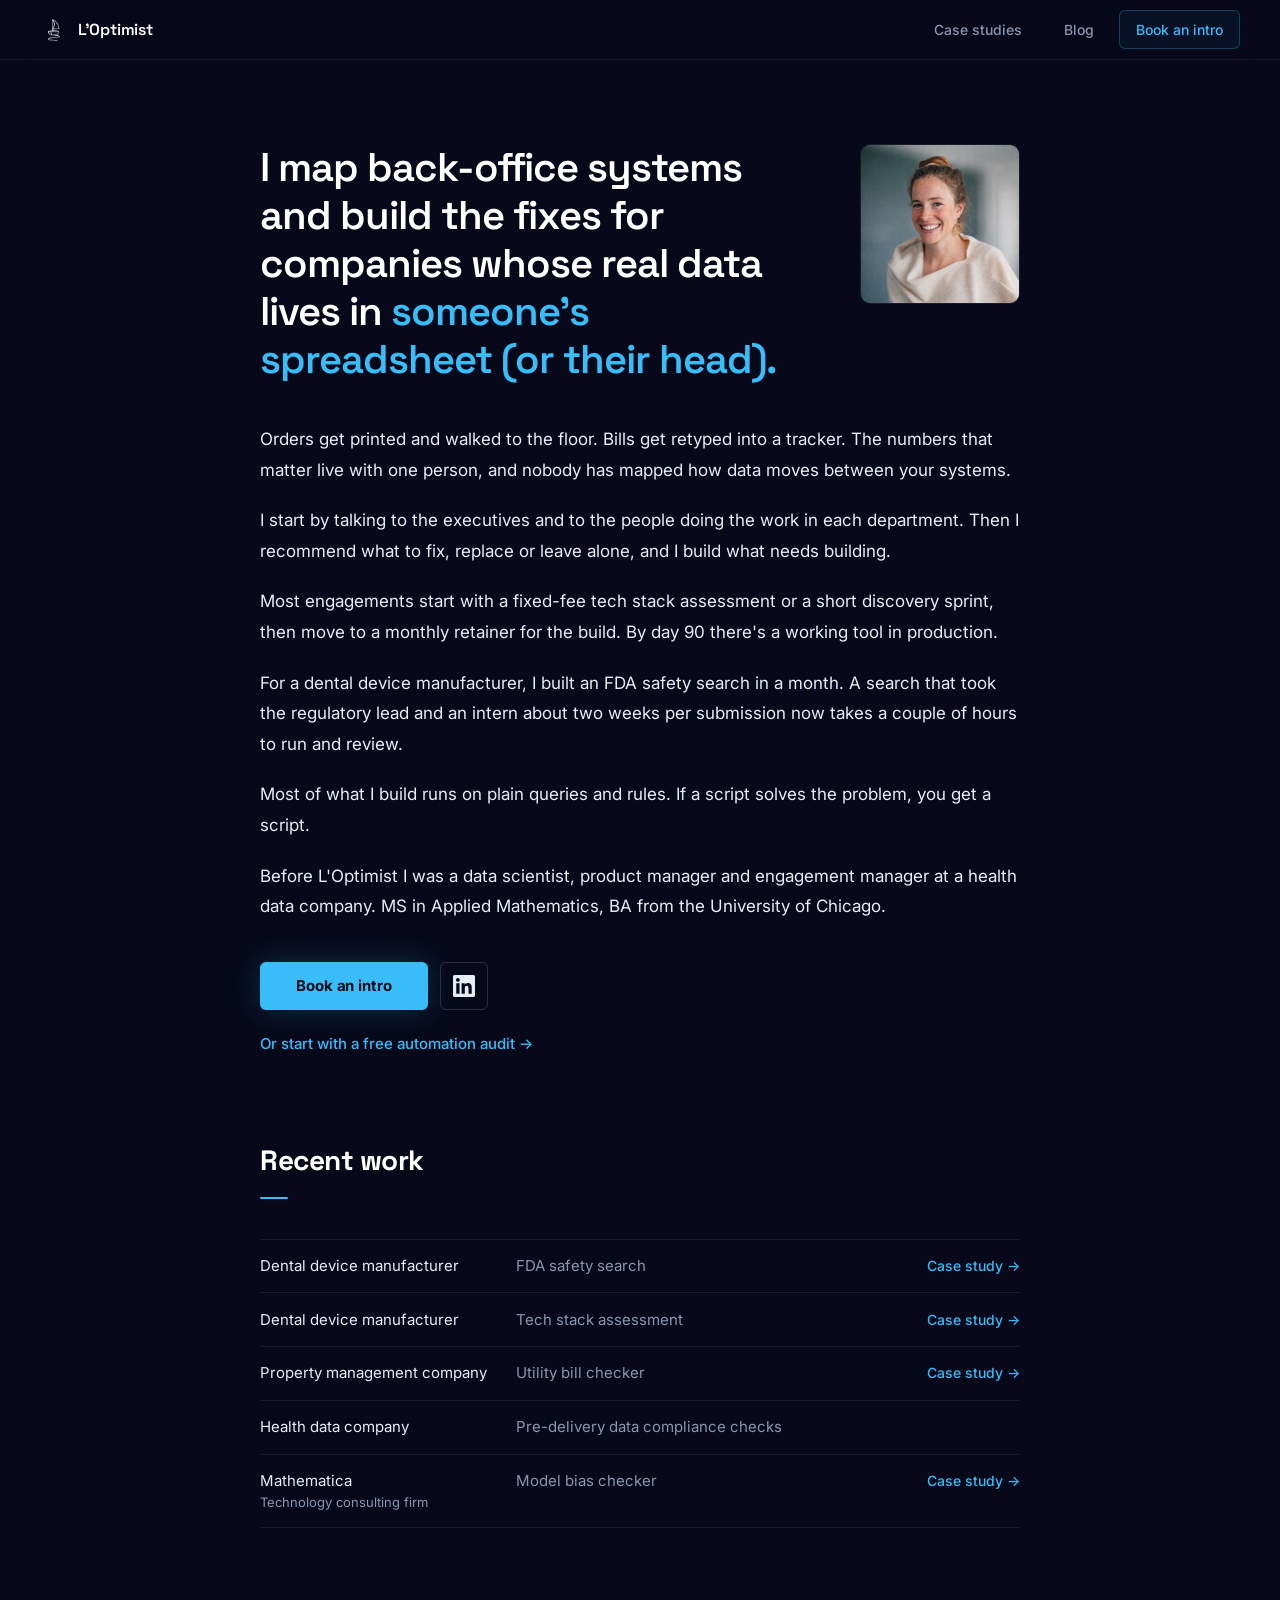
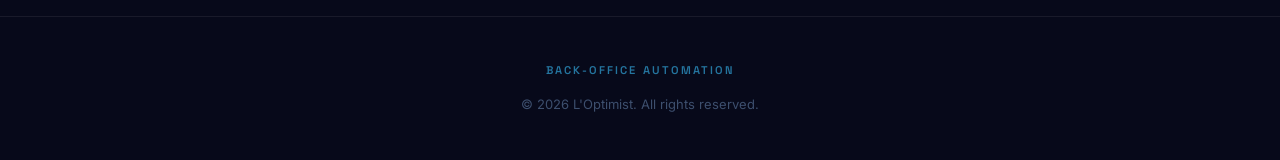
<file: index.html>
<!DOCTYPE html>
<html lang="en">
<head>
  <meta charset="UTF-8" />
  <meta name="viewport" content="width=device-width, initial-scale=1.0" />
  <title>Constance Delannoy | Back-office automation | L'Optimist</title>
  <meta name="description" content="I map back-office systems and build the fixes for companies whose real data lives in someone's spreadsheet (or their head)." />
  <link rel="canonical" href="https://www.l-optimist.com/" />
  <meta property="og:type" content="website" />
  <meta property="og:site_name" content="L'Optimist" />
  <meta property="og:title" content="L'Optimist | Back-office automation | Strategy + Build" />
  <meta property="og:description" content="I map back-office systems and build the fixes for companies whose real data lives in someone's spreadsheet (or their head)." />
  <meta property="og:url" content="https://www.l-optimist.com/" />
  <meta property="og:image" content="https://www.l-optimist.com/logo.png" />
  <meta property="og:image:width" content="597" />
  <meta property="og:image:height" content="600" />
  <meta property="og:image:alt" content="L'Optimist logo" />
  <meta name="twitter:card" content="summary" />
  <link rel="icon" type="image/png" href="/logo.png" />
  <link rel="stylesheet" href="/style.css" />
</head>
<body>

  <nav class="navbar">
    <a href="/" class="nav-brand">
      <img src="/logo.png" alt="L'Optimist" />
      <span>L'Optimist</span>
    </a>
    <div class="nav-links">
      <a href="/case-studies/" class="nav-link">Case studies</a>
      <a href="/blog/" class="nav-link">Blog</a>
      <a href="https://calendar.app.google/XCDZCrCstxe7Dhdy8" class="nav-link highlight" target="_blank" rel="noopener">Book an intro</a>
    </div>
  </nav>

  <main class="home">
    <div class="home-hero">
      <h1>I map back-office systems and build the fixes for companies whose real data lives in <span class="accent">someone's spreadsheet (or their head).</span></h1>
      <img src="/headshot-web.jpg" alt="Constance Delannoy" class="home-photo" width="160" height="160" />
    </div>

    <div class="home-body">
      <p>Orders get printed and walked to the floor. Bills get retyped into a tracker. The numbers that matter live with one person, and nobody has mapped how data moves between your systems.</p>
      <p>I start by talking to the executives and to the people doing the work in each department. Then I recommend what to fix, replace or leave alone, and I build what needs building.</p>
      <p>Most engagements start with a fixed-fee tech stack assessment or a short discovery sprint, then move to a monthly retainer for the build. By day 90 there's a working tool in production.</p>
      <p>For a dental device manufacturer, I built an FDA safety search in a month. A search that took the regulatory lead and an intern about two weeks per submission now takes a couple of hours to run and review.</p>
      <p>Most of what I build runs on plain queries and rules. If a script solves the problem, you get a script.</p>
      <p>Before L'Optimist I was a data scientist, product manager and engagement manager at a health data company. MS in Applied Mathematics, BA from the University of Chicago.</p>
    </div>

    <div class="home-actions">
      <a href="https://calendar.app.google/XCDZCrCstxe7Dhdy8" class="contact-email-btn" target="_blank" rel="noopener">Book an intro</a>
      <a href="https://www.linkedin.com/in/constancedelannoy" class="icon-btn" aria-label="LinkedIn" target="_blank" rel="noopener">
        <svg viewBox="0 0 24 24" fill="currentColor" aria-hidden="true"><path d="M20.447 20.452h-3.554v-5.569c0-1.328-.027-3.037-1.852-3.037-1.853 0-2.136 1.445-2.136 2.939v5.667H9.351V9h3.414v1.561h.046c.477-.9 1.637-1.85 3.37-1.85 3.601 0 4.267 2.37 4.267 5.455v6.286zM5.337 7.433a2.062 2.062 0 1 1 0-4.125 2.062 2.062 0 0 1 0 4.125zM7.119 20.452H3.555V9h3.564v11.452zM22.225 0H1.771C.792 0 0 .774 0 1.729v20.542C0 23.227.792 24 1.771 24h20.451C23.2 24 24 23.227 24 22.271V1.729C24 .774 23.2 0 22.222 0h.003z"/></svg>
      </a>
    </div>
    <a href="/operations_audit.html" class="home-audit">Or start with a free automation audit &rarr;</a>

    <section class="home-work">
      <h2>Recent work</h2>
      <ul class="work-list">
        <li><span class="wl-client">Dental device manufacturer</span><span class="wl-system">FDA safety search</span><a href="/writing/fda-safety-search/" class="wl-link">Case study &rarr;</a></li>
        <li><span class="wl-client">Dental device manufacturer</span><span class="wl-system">Tech stack assessment</span><a href="/writing/tech-stack-audit/" class="wl-link">Case study &rarr;</a></li>
        <li><span class="wl-client">Property management company</span><span class="wl-system">Utility bill checker</span><a href="/writing/utility-bill-checker/" class="wl-link">Case study &rarr;</a></li>
        <li><span class="wl-client">Health data company</span><span class="wl-system">Pre-delivery data compliance checks</span><span></span></li>
        <li><span class="wl-client">Mathematica<span class="wl-sub">Technology consulting firm</span></span><span class="wl-system">Model bias checker</span><a href="https://github.com/mathematica-mpr/sampler/wiki" class="wl-link" target="_blank" rel="noopener">Case study &rarr;</a></li>
      </ul>
    </section>
  </main>

  <footer>
    <p class="footer-tagline">Back-office automation</p>
    <p>&copy; <span id="year"></span> L'Optimist. All rights reserved.</p>
  </footer>

  <script>
    document.getElementById("year").textContent = new Date().getFullYear();
  </script>
</body>
</html>
</file>
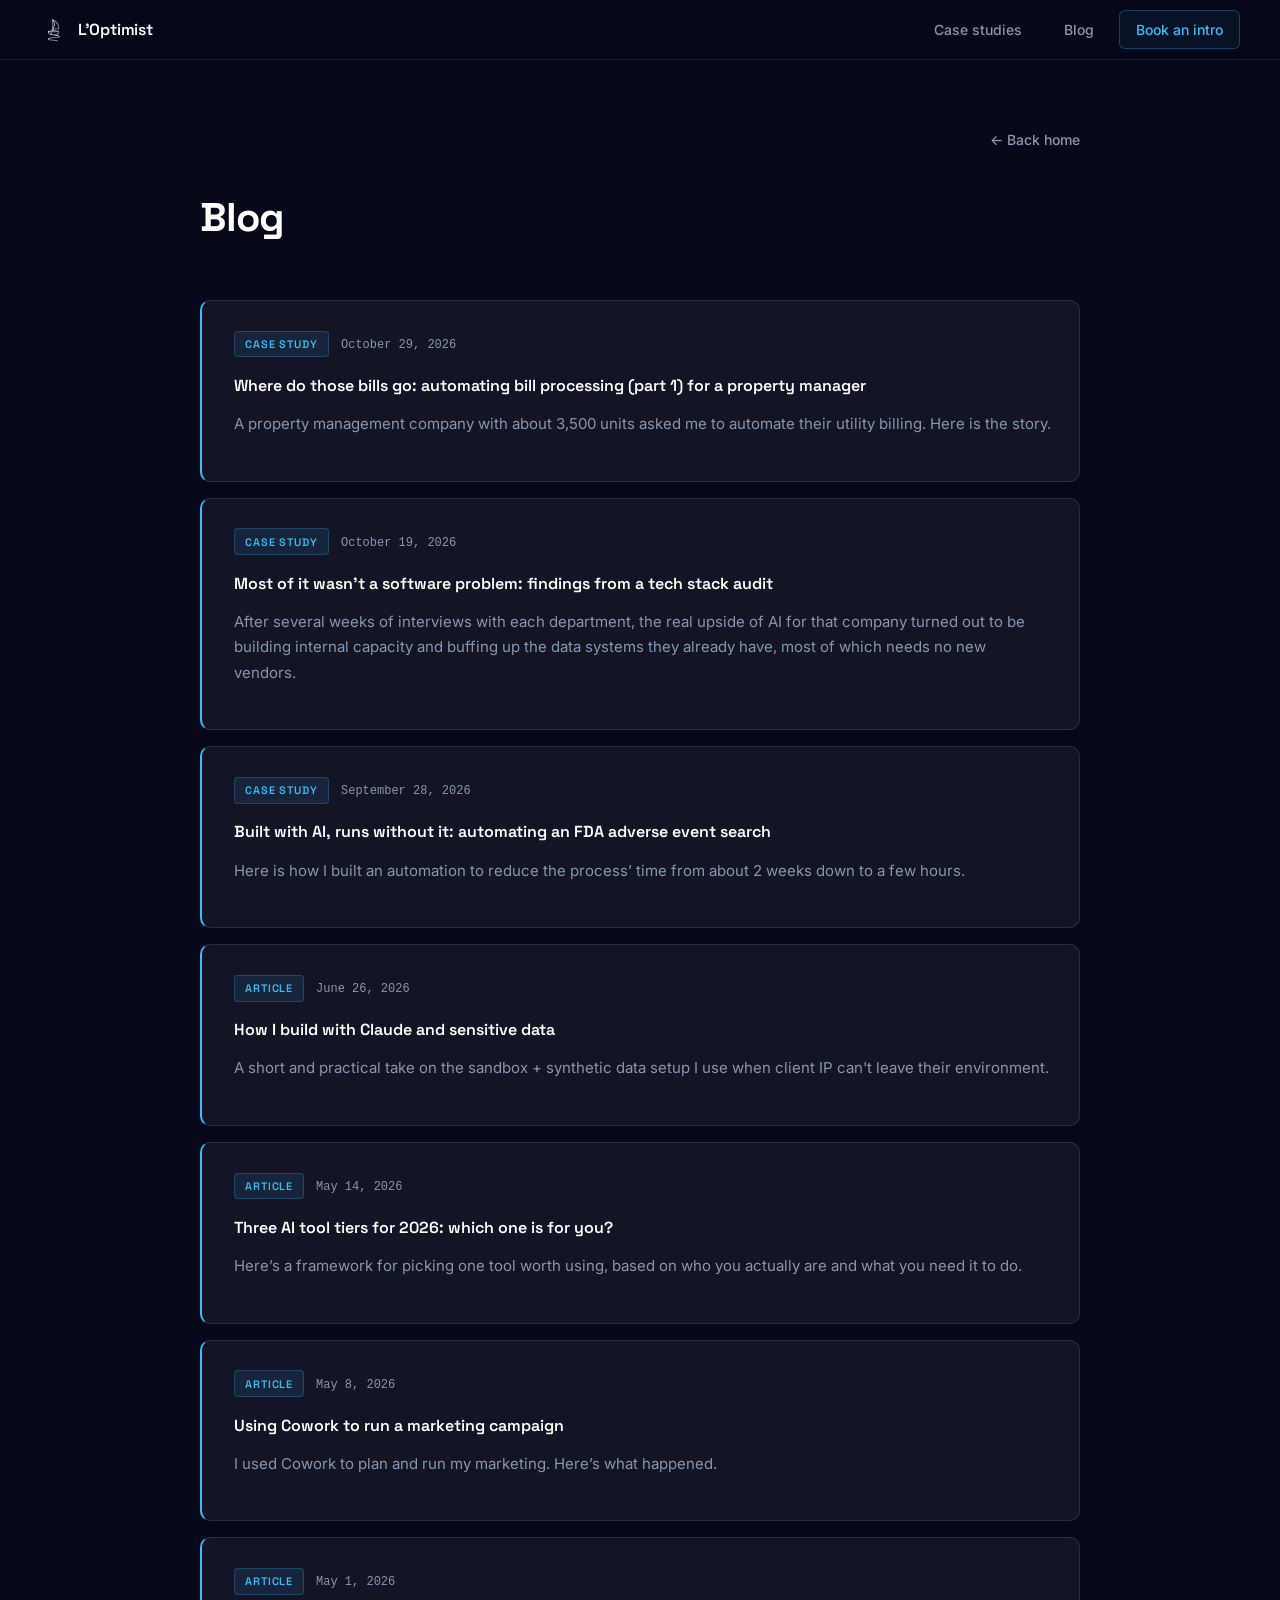
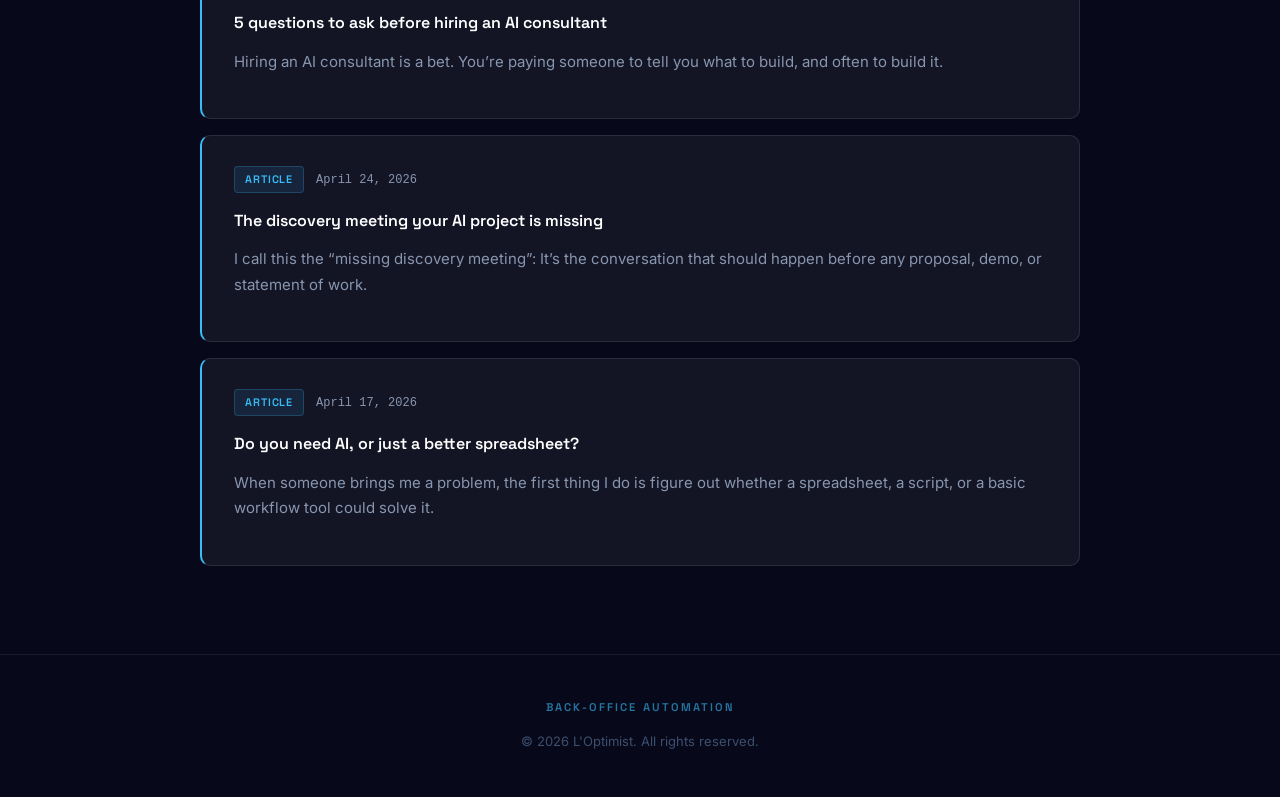
<file: blog/index.html>
<!DOCTYPE html>
<html lang="en">
<head>
  <meta charset="UTF-8" />
  <meta name="viewport" content="width=device-width, initial-scale=1.0" />
  <title>Blog | L'Optimist</title>
  <meta name="description" content="Case studies and articles by Constance Delannoy, L'Optimist: back-office automation, strategy + build." />
  <link rel="canonical" href="https://www.l-optimist.com/blog/" />
  <meta property="og:type" content="website" />
  <meta property="og:site_name" content="L'Optimist" />
  <meta property="og:title" content="Blog | L'Optimist" />
  <meta property="og:description" content="Case studies and articles by Constance Delannoy, L'Optimist: back-office automation, strategy + build." />
  <meta property="og:url" content="https://www.l-optimist.com/blog/" />
  <meta property="og:image" content="https://www.l-optimist.com/writing/img/fda-safety-search-diagram.png" />
  <meta property="og:image:width" content="2360" />
  <meta property="og:image:height" content="1330" />
  <meta property="og:image:alt" content="Diagram of the FDA safety search, from inputs to a submission-ready Word document." />
  <meta name="twitter:card" content="summary_large_image" />
  <link rel="icon" type="image/png" href="/logo.png" />
  <link rel="stylesheet" href="/style.css" />
</head>
<body>

  <nav class="navbar">
    <a href="/" class="nav-brand">
      <img src="/logo.png" alt="L'Optimist" />
      <span>L'Optimist</span>
    </a>
    <div class="nav-links">
      <a href="/case-studies/" class="nav-link">Case studies</a>
      <a href="/blog/" class="nav-link">Blog</a>
      <a href="https://calendar.app.google/XCDZCrCstxe7Dhdy8" class="nav-link highlight" target="_blank" rel="noopener">Book an intro</a>
    </div>
  </nav>

  <main class="writing-index">
    <a href="/" class="article-back">&larr; Back home</a>
    <h1>Blog</h1>
      <div class="work-item">
        <span class="work-tag">Case study</span><time class="writing-date" datetime="2026-10-29">October 29, 2026</time>
        <h3><a href="/writing/utility-bill-checker/">Where do those bills go: automating bill processing (part 1) for a property manager</a></h3>
        <p>A property management company with about 3,500 units asked me to automate their utility billing. Here is the story.</p>
      </div>
      <div class="work-item">
        <span class="work-tag">Case study</span><time class="writing-date" datetime="2026-10-19">October 19, 2026</time>
        <h3><a href="/writing/tech-stack-audit/">Most of it wasn’t a software problem: findings from a tech stack audit</a></h3>
        <p>After several weeks of interviews with each department, the real upside of AI for that company turned out to be building internal capacity and buffing up the data systems they already have, most of which needs no new vendors.</p>
      </div>
      <div class="work-item">
        <span class="work-tag">Case study</span><time class="writing-date" datetime="2026-09-28">September 28, 2026</time>
        <h3><a href="/writing/fda-safety-search/">Built with AI, runs without it: automating an FDA adverse event search</a></h3>
        <p>Here is how I built an automation to reduce the process’ time from about 2 weeks down to a few hours.</p>
      </div>
      <div class="work-item">
        <span class="work-tag">Article</span><time class="writing-date" datetime="2026-06-26">June 26, 2026</time>
        <h3><a href="/writing/sensitive-data/">How I build with Claude and sensitive data</a></h3>
        <p>A short and practical take on the sandbox + synthetic data setup I use when client IP can't leave their environment.</p>
      </div>
      <div class="work-item">
        <span class="work-tag">Article</span><time class="writing-date" datetime="2026-05-14">May 14, 2026</time>
        <h3><a href="/writing/ai-tool-tiers/">Three AI tool tiers for 2026: which one is for you?</a></h3>
        <p>Here’s a framework for picking one tool worth using, based on who you actually are and what you need it to do.</p>
      </div>
      <div class="work-item">
        <span class="work-tag">Article</span><time class="writing-date" datetime="2026-05-08">May 8, 2026</time>
        <h3><a href="/writing/cowork-marketing-campaign/">Using Cowork to run a marketing campaign</a></h3>
        <p>I used Cowork to plan and run my marketing. Here’s what happened.</p>
      </div>
      <div class="work-item">
        <span class="work-tag">Article</span><time class="writing-date" datetime="2026-05-01">May 1, 2026</time>
        <h3><a href="/writing/hiring-an-ai-consultant/">5 questions to ask before hiring an AI consultant</a></h3>
        <p>Hiring an AI consultant is a bet. You’re paying someone to tell you what to build, and often to build it.</p>
      </div>
      <div class="work-item">
        <span class="work-tag">Article</span><time class="writing-date" datetime="2026-04-24">April 24, 2026</time>
        <h3><a href="/writing/discovery-meeting/">The discovery meeting your AI project is missing</a></h3>
        <p>I call this the “missing discovery meeting”: It’s the conversation that should happen before any proposal, demo, or statement of work.</p>
      </div>
      <div class="work-item">
        <span class="work-tag">Article</span><time class="writing-date" datetime="2026-04-17">April 17, 2026</time>
        <h3><a href="/writing/better-spreadsheet/">Do you need AI, or just a better spreadsheet?</a></h3>
        <p>When someone brings me a problem, the first thing I do is figure out whether a spreadsheet, a script, or a basic workflow tool could solve it.</p>
      </div>
  </main>

  <footer>
    <p class="footer-tagline">Back-office automation</p>
    <p>&copy; <span id="year"></span> L'Optimist. All rights reserved.</p>
  </footer>

  <script>
    document.getElementById("year").textContent = new Date().getFullYear();
  </script>
</body>
</html>
</file>
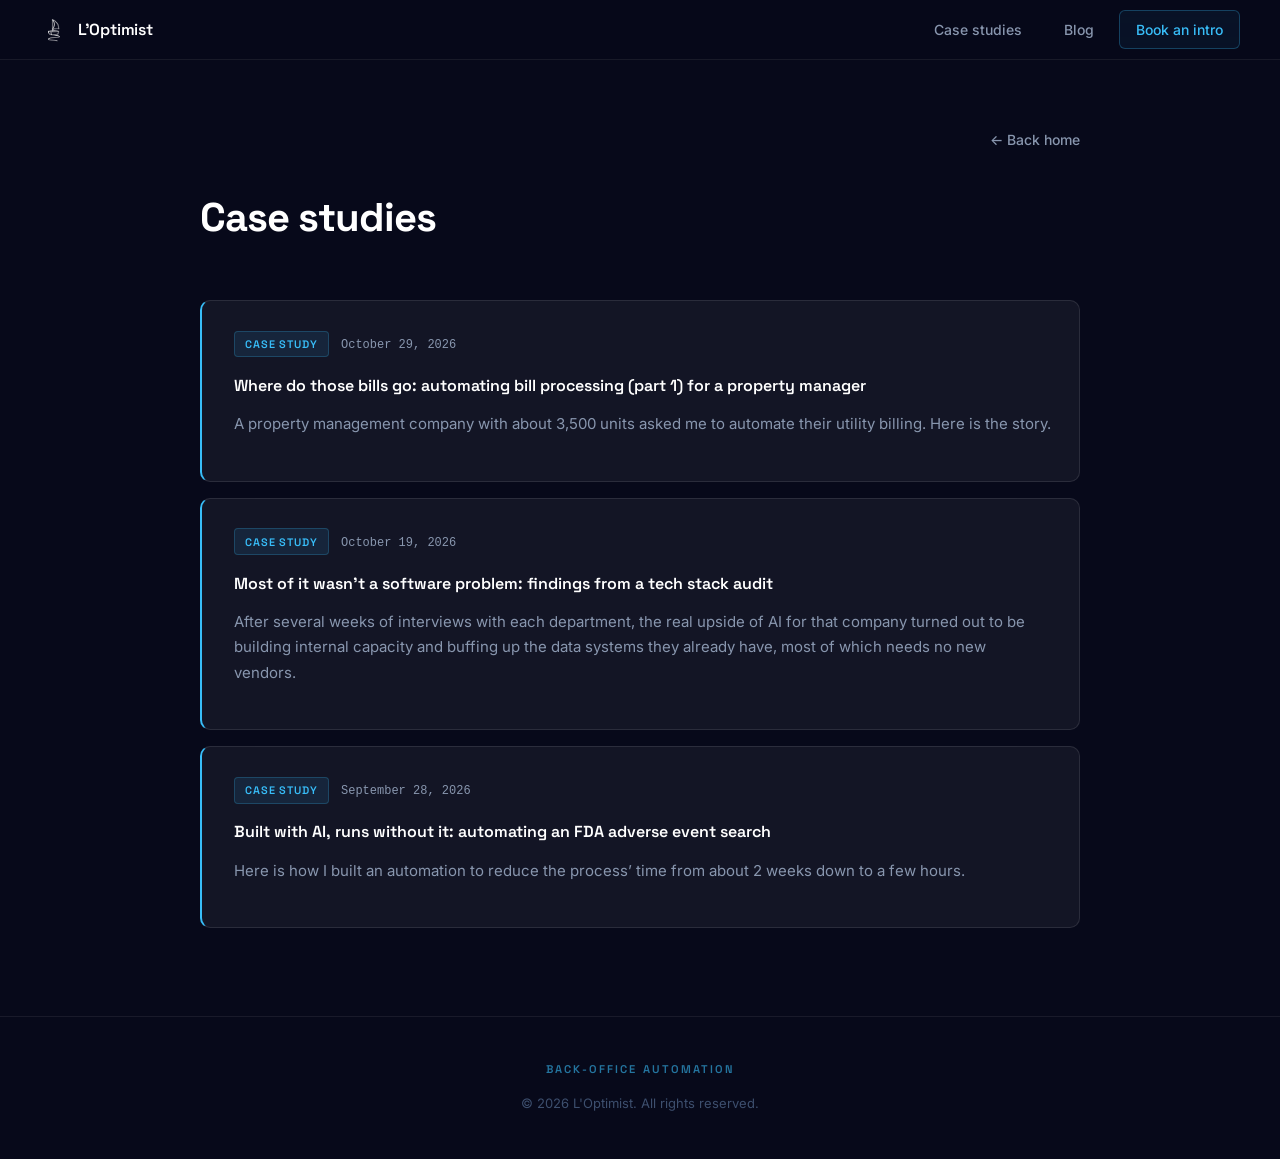
<file: case-studies/index.html>
<!DOCTYPE html>
<html lang="en">
<head>
  <meta charset="UTF-8" />
  <meta name="viewport" content="width=device-width, initial-scale=1.0" />
  <title>Case studies | L'Optimist</title>
  <meta name="description" content="Systems L'Optimist built: an FDA safety search and a tech stack assessment for a dental device manufacturer, and a utility bill checker for a property management company." />
  <link rel="canonical" href="https://www.l-optimist.com/case-studies/" />
  <meta property="og:type" content="website" />
  <meta property="og:site_name" content="L'Optimist" />
  <meta property="og:title" content="Case studies | L'Optimist" />
  <meta property="og:description" content="Systems L'Optimist built: an FDA safety search and a tech stack assessment for a dental device manufacturer, and a utility bill checker for a property management company." />
  <meta property="og:url" content="https://www.l-optimist.com/case-studies/" />
  <meta property="og:image" content="https://www.l-optimist.com/writing/img/fda-safety-search-diagram.png" />
  <meta property="og:image:width" content="2360" />
  <meta property="og:image:height" content="1330" />
  <meta property="og:image:alt" content="Diagram of the FDA safety search, from inputs to a submission-ready Word document." />
  <meta name="twitter:card" content="summary_large_image" />
  <link rel="icon" type="image/png" href="/logo.png" />
  <link rel="stylesheet" href="/style.css" />
</head>
<body>

  <nav class="navbar">
    <a href="/" class="nav-brand">
      <img src="/logo.png" alt="L'Optimist" />
      <span>L'Optimist</span>
    </a>
    <div class="nav-links">
      <a href="/case-studies/" class="nav-link">Case studies</a>
      <a href="/blog/" class="nav-link">Blog</a>
      <a href="https://calendar.app.google/XCDZCrCstxe7Dhdy8" class="nav-link highlight" target="_blank" rel="noopener">Book an intro</a>
    </div>
  </nav>

  <main class="writing-index">
    <a href="/" class="article-back">&larr; Back home</a>
    <h1>Case studies</h1>
      <div class="work-item">
        <span class="work-tag">Case study</span><time class="writing-date" datetime="2026-10-29">October 29, 2026</time>
        <h3><a href="/writing/utility-bill-checker/">Where do those bills go: automating bill processing (part 1) for a property manager</a></h3>
        <p>A property management company with about 3,500 units asked me to automate their utility billing. Here is the story.</p>
      </div>
      <div class="work-item">
        <span class="work-tag">Case study</span><time class="writing-date" datetime="2026-10-19">October 19, 2026</time>
        <h3><a href="/writing/tech-stack-audit/">Most of it wasn’t a software problem: findings from a tech stack audit</a></h3>
        <p>After several weeks of interviews with each department, the real upside of AI for that company turned out to be building internal capacity and buffing up the data systems they already have, most of which needs no new vendors.</p>
      </div>
      <div class="work-item">
        <span class="work-tag">Case study</span><time class="writing-date" datetime="2026-09-28">September 28, 2026</time>
        <h3><a href="/writing/fda-safety-search/">Built with AI, runs without it: automating an FDA adverse event search</a></h3>
        <p>Here is how I built an automation to reduce the process’ time from about 2 weeks down to a few hours.</p>
      </div>
  </main>

  <footer>
    <p class="footer-tagline">Back-office automation</p>
    <p>&copy; <span id="year"></span> L'Optimist. All rights reserved.</p>
  </footer>

  <script>
    document.getElementById("year").textContent = new Date().getFullYear();
  </script>
</body>
</html>
</file>
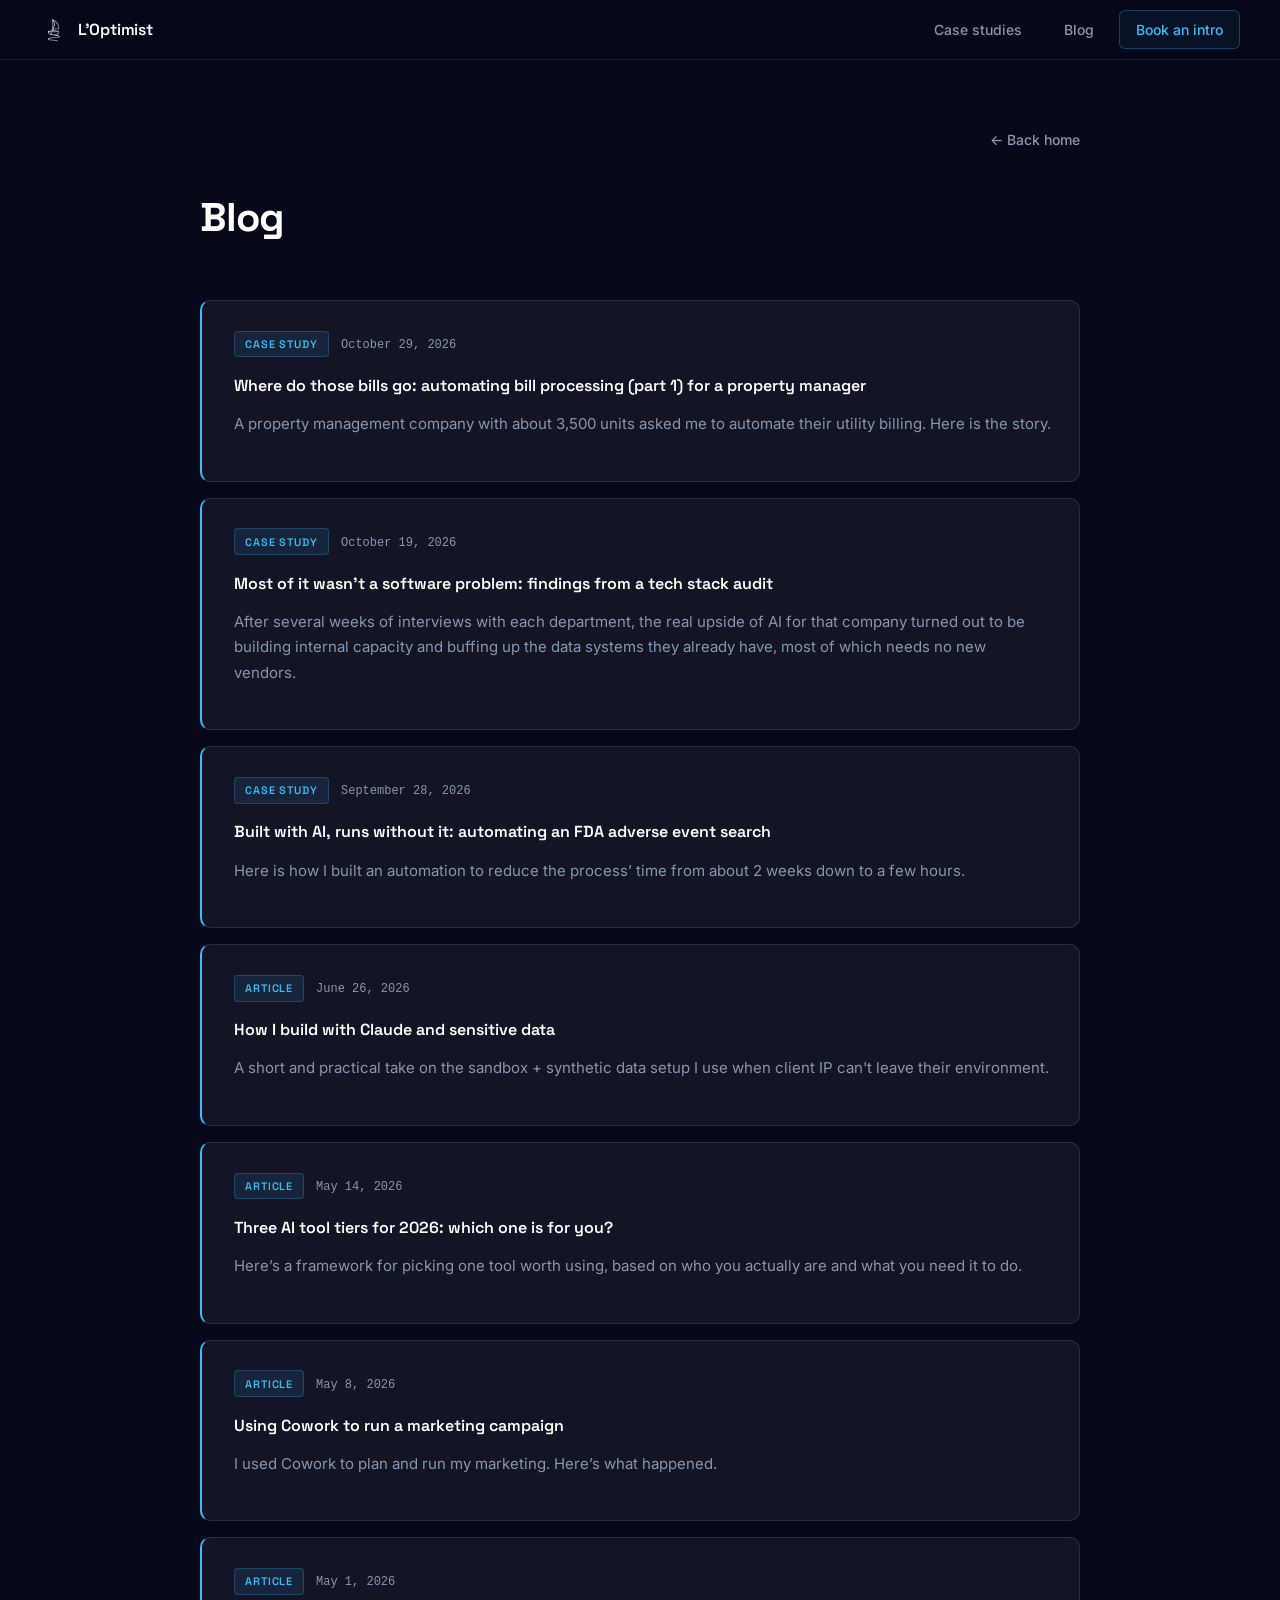
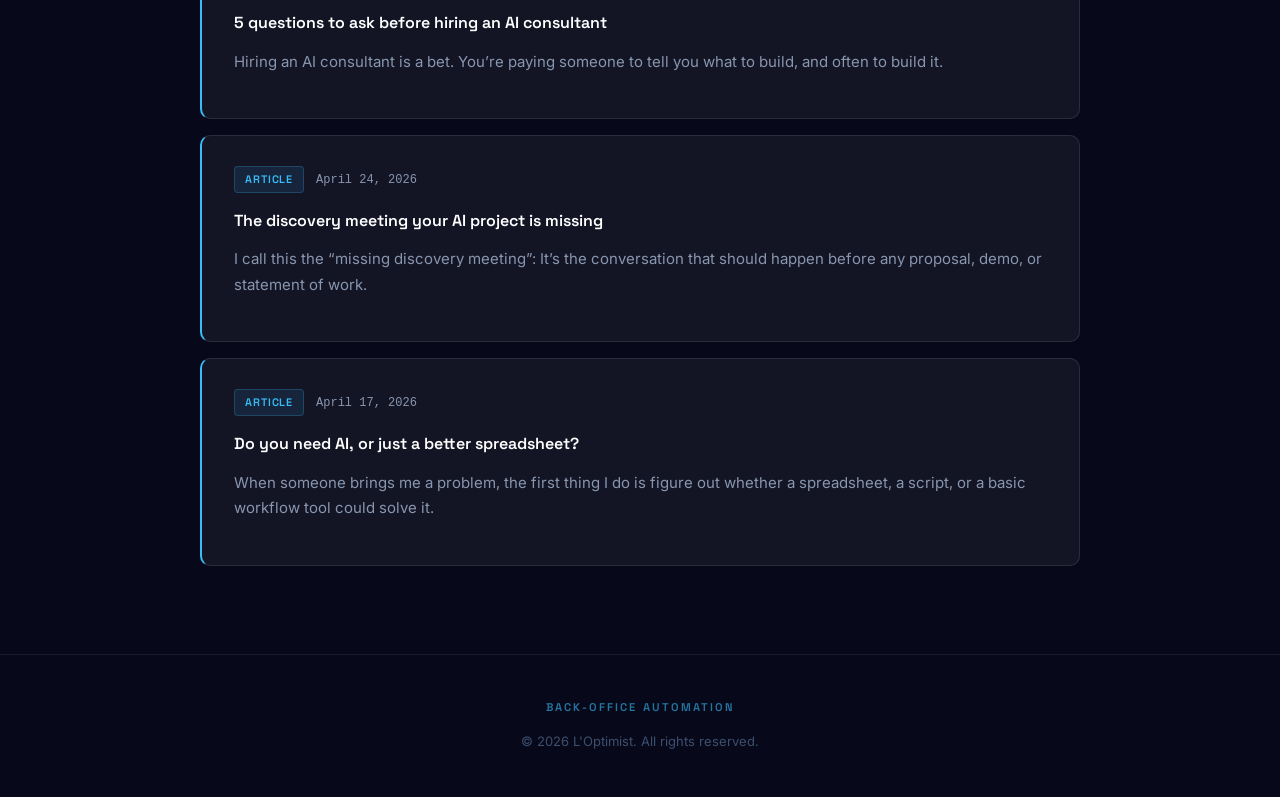
<file: writing/index.html>
<!DOCTYPE html>
<html lang="en">
<head>
  <meta charset="UTF-8" />
  <title>Blog | L'Optimist</title>
  <link rel="canonical" href="https://www.l-optimist.com/blog/" />
  <meta name="robots" content="noindex" />
  <meta http-equiv="refresh" content="0; url=/blog/" />
</head>
<body>
  <p>This page has moved to the <a href="/blog/">blog</a>.</p>
</body>
</html>
</file>
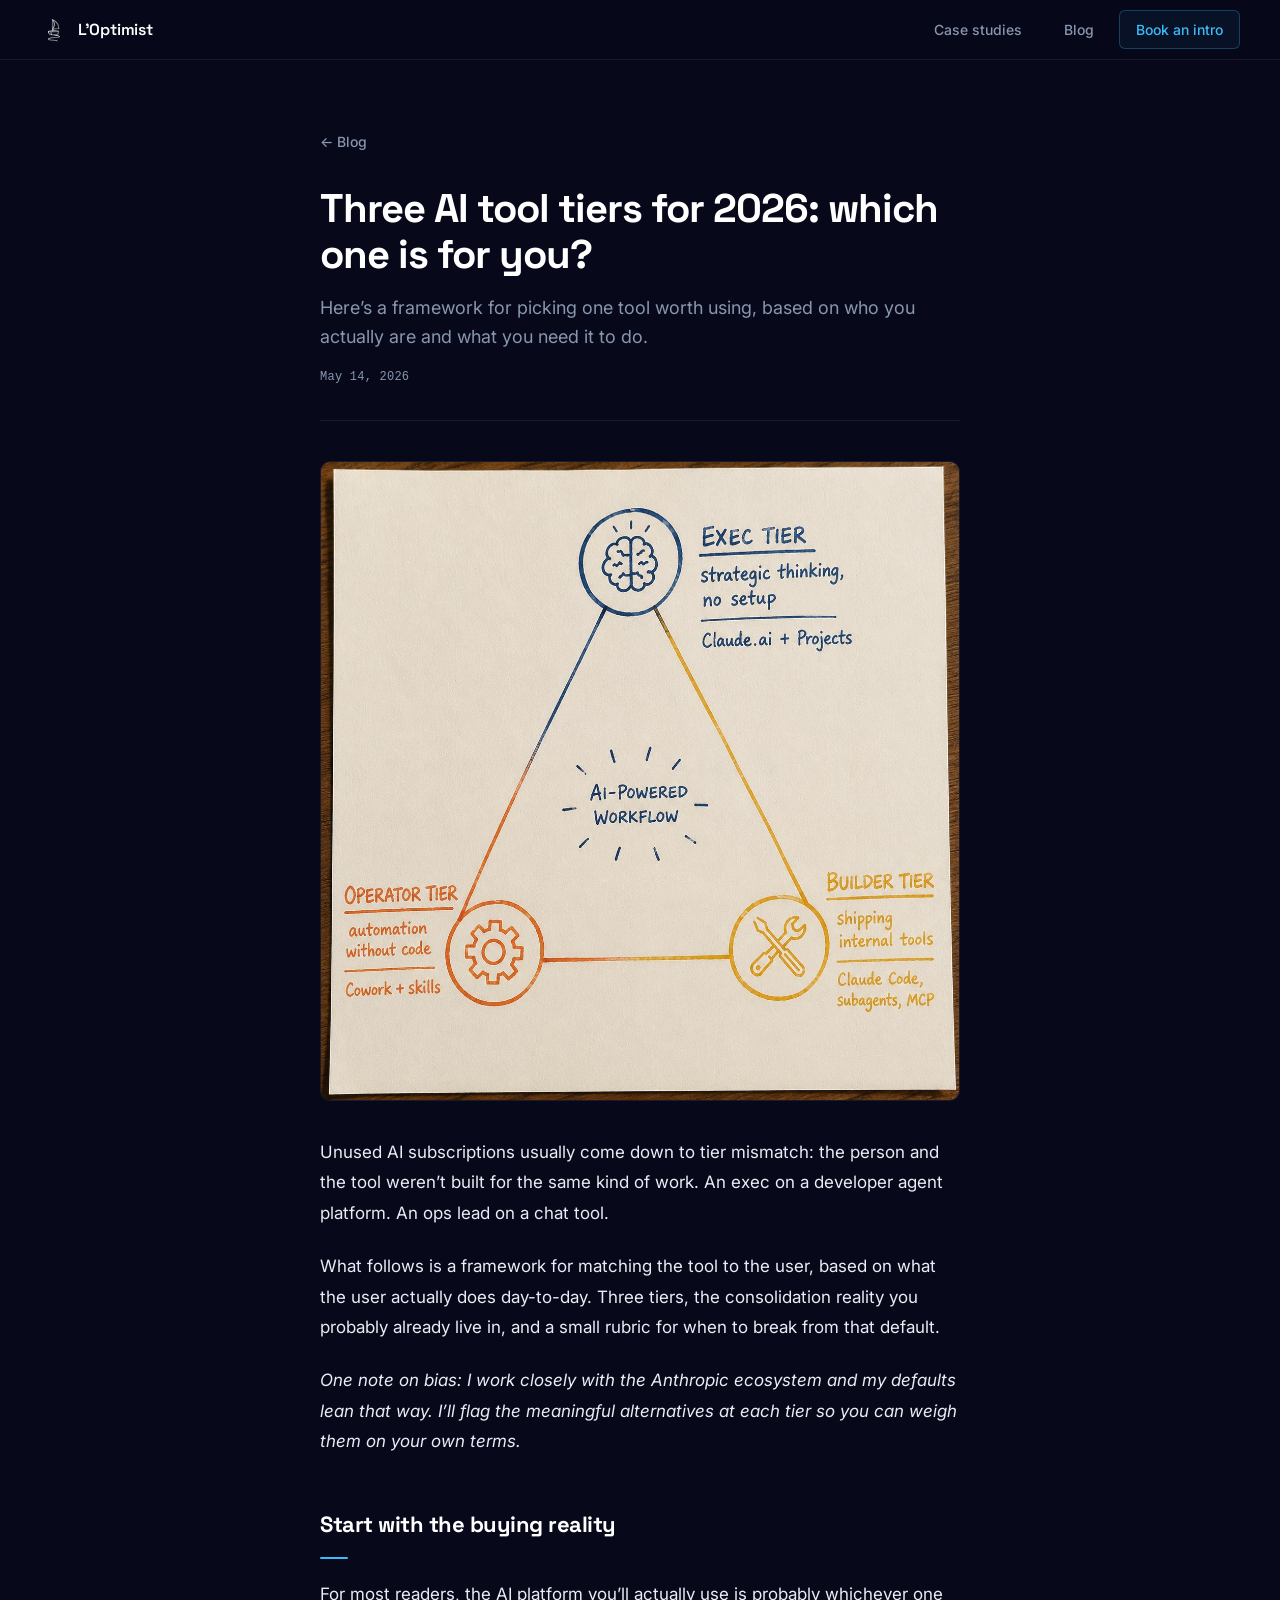
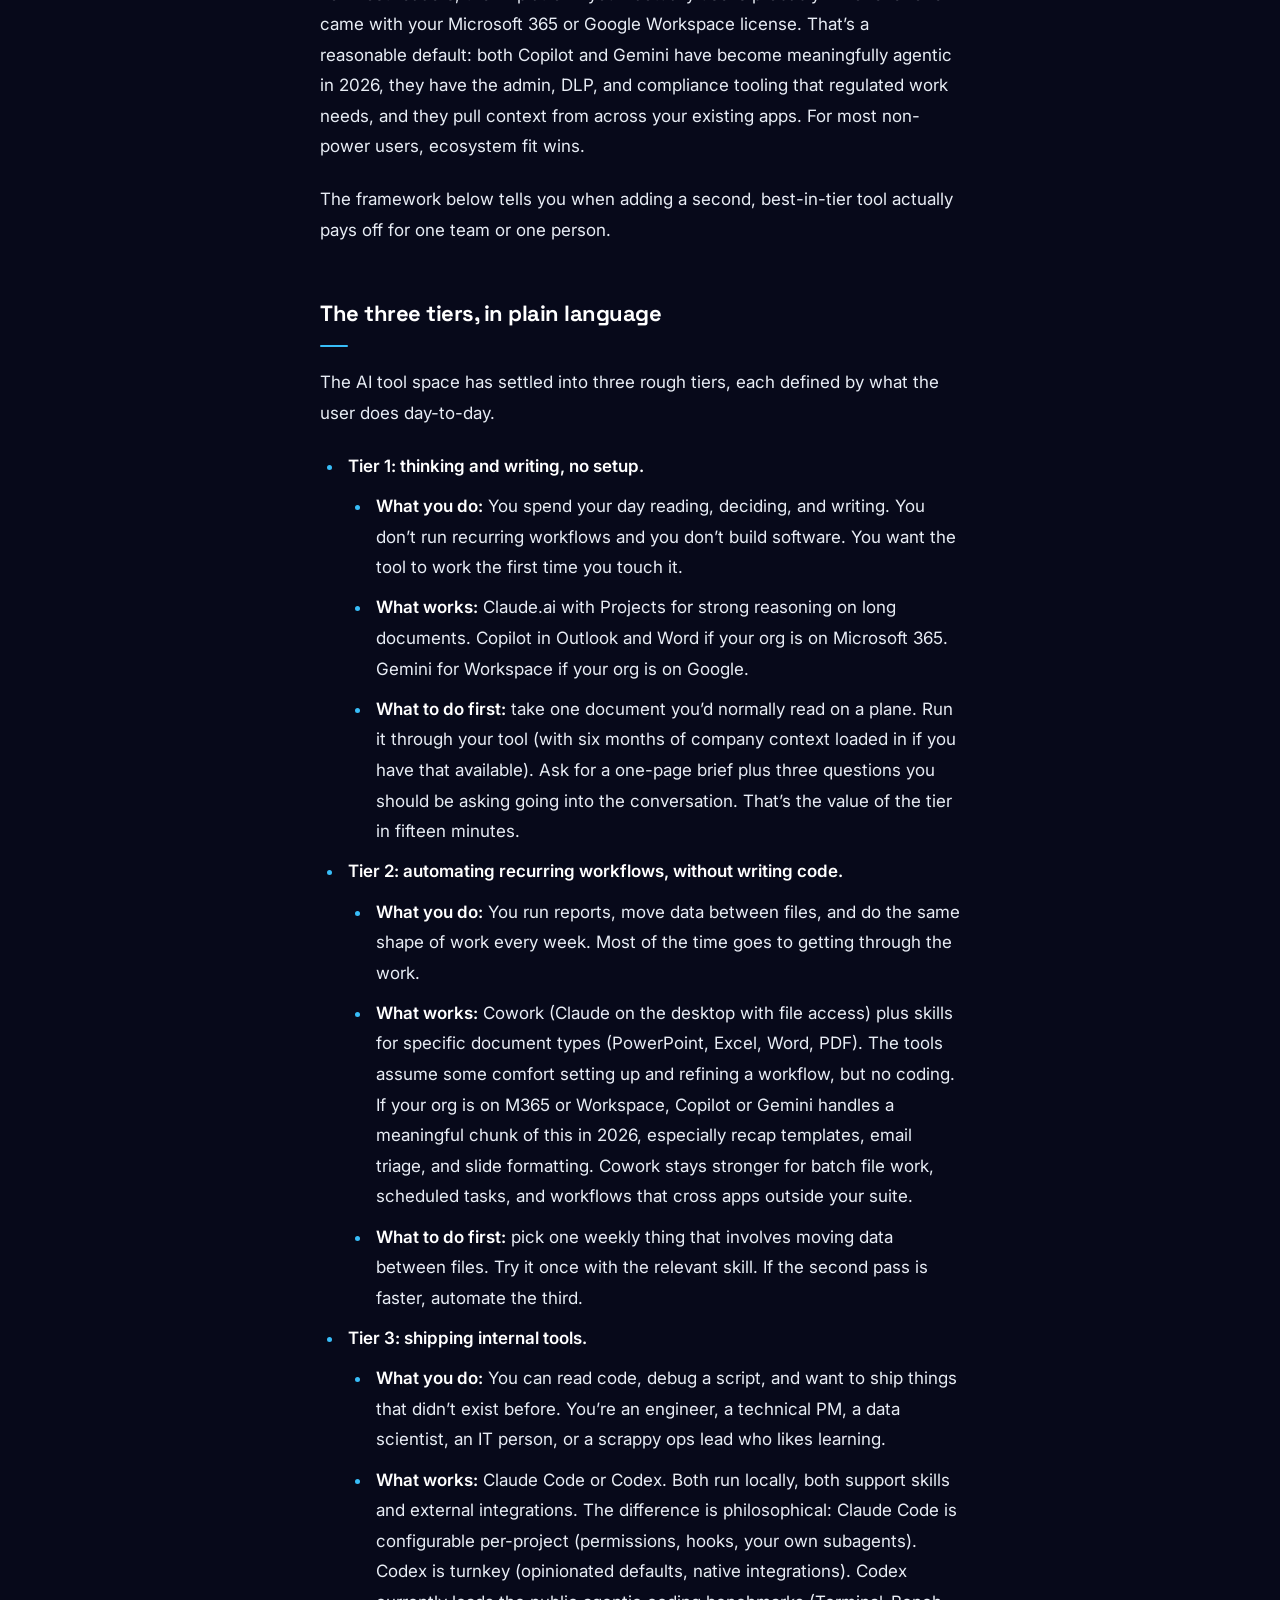
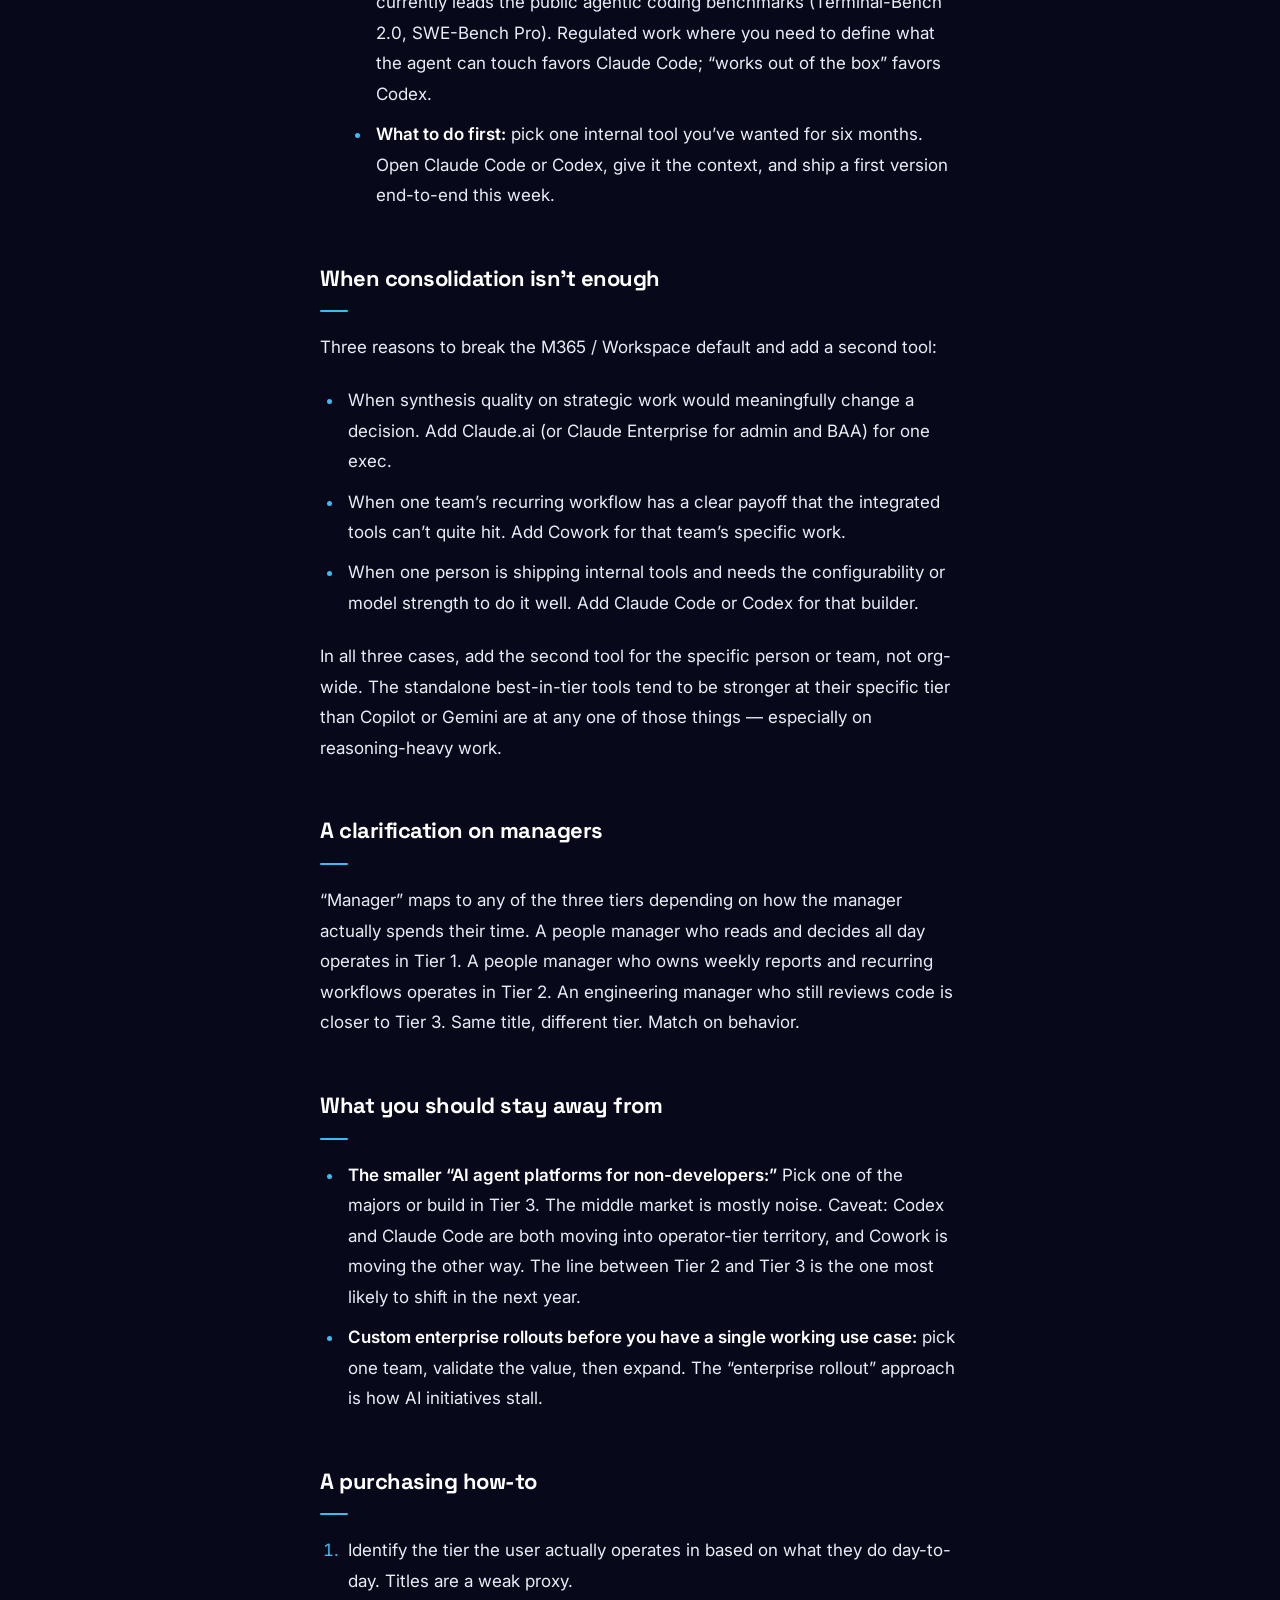
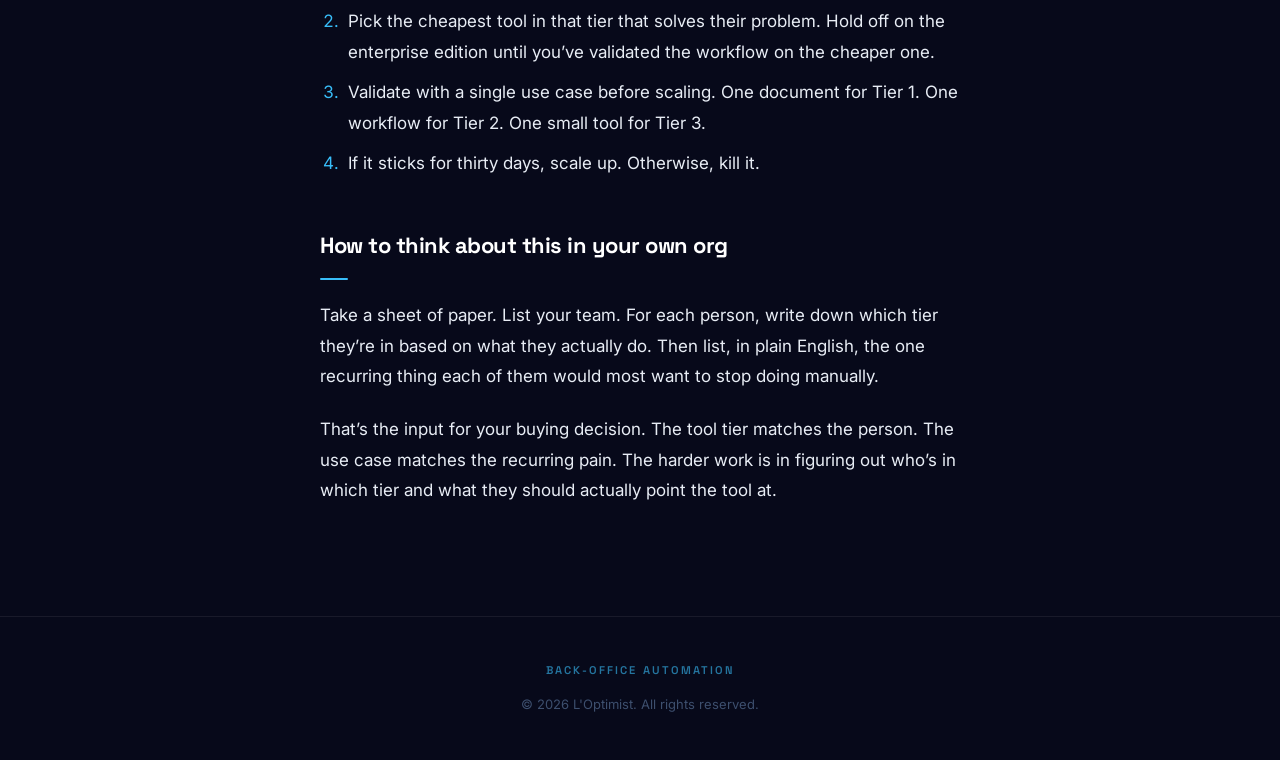
<file: writing/ai-tool-tiers/index.html>
<!DOCTYPE html>
<html lang="en">
<head>
  <meta charset="UTF-8" />
  <meta name="viewport" content="width=device-width, initial-scale=1.0" />
  <title>Three AI tool tiers for 2026: which one is for you? | L'Optimist</title>
  <meta name="description" content="Here’s a framework for picking one tool worth using, based on who you actually are and what you need it to do." />
  <link rel="canonical" href="https://www.l-optimist.com/writing/ai-tool-tiers/" />
  <meta property="og:type" content="article" />
  <meta property="og:site_name" content="L'Optimist" />
  <meta property="og:title" content="Three AI tool tiers for 2026: which one is for you?" />
  <meta property="og:description" content="Here’s a framework for picking one tool worth using, based on who you actually are and what you need it to do." />
  <meta property="og:url" content="https://www.l-optimist.com/writing/ai-tool-tiers/" />
  <meta property="og:image" content="https://www.l-optimist.com/writing/img/ai-tool-tiers.jpg" />
  <meta property="og:image:width" content="1254" />
  <meta property="og:image:height" content="1254" />
  <meta property="og:image:alt" content="Hand-drawn triangle of three tiers: exec tier (strategic thinking, no setup), operator tier (automation without code) and builder tier (shipping internal tools)." />
  <meta name="twitter:card" content="summary_large_image" />
  <meta property="article:published_time" content="2026-05-14" />
  <link rel="icon" type="image/png" href="/logo.png" />
  <link rel="stylesheet" href="/style.css" />
</head>
<body>
  <nav class="navbar">
    <a href="/" class="nav-brand">
      <img src="/logo.png" alt="L'Optimist" />
      <span>L'Optimist</span>
    </a>
    <div class="nav-links">
      <a href="/case-studies/" class="nav-link">Case studies</a>
      <a href="/blog/" class="nav-link">Blog</a>
      <a href="https://calendar.app.google/XCDZCrCstxe7Dhdy8" class="nav-link highlight" target="_blank" rel="noopener">Book an intro</a>
    </div>
  </nav>

  <main class="article">
    <a href="/blog/" class="article-back">&larr; Blog</a>
    <header class="article-header">
      <h1>Three AI tool tiers for 2026: which one is for you?</h1>
      <p class="article-dek">Here’s a framework for picking one tool worth using, based on who you actually are and what you need it to do.</p>
      <p class="article-meta"><time datetime="2026-05-14">May 14, 2026</time></p>
    </header>
    <div class="article-body">
<figure><img src="/writing/img/ai-tool-tiers.jpg" alt="Hand-drawn triangle of three tiers: exec tier (strategic thinking, no setup), operator tier (automation without code) and builder tier (shipping internal tools)." loading="lazy" /></figure>
<p>Unused AI subscriptions usually come down to tier mismatch: the person and the tool weren’t built for the same kind of work. An exec on a developer agent platform. An ops lead on a chat tool.</p>
<p>What follows is a framework for matching the tool to the user, based on what the user actually does day-to-day. Three tiers, the consolidation reality you probably already live in, and a small rubric for when to break from that default.</p>
<p><em>One note on bias: I work closely with the Anthropic ecosystem and my defaults lean that way. I’ll flag the meaningful alternatives at each tier so you can weigh them on your own terms.</em></p>
<h2>Start with the buying reality</h2>
<p>For most readers, the AI platform you’ll actually use is probably whichever one came with your Microsoft 365 or Google Workspace license. That’s a reasonable default: both Copilot and Gemini have become meaningfully agentic in 2026, they have the admin, DLP, and compliance tooling that regulated work needs, and they pull context from across your existing apps. For most non-power users, ecosystem fit wins.</p>
<p>The framework below tells you when adding a second, best-in-tier tool actually pays off for one team or one person.</p>
<h2>The three tiers, in plain language</h2>
<p>The AI tool space has settled into three rough tiers, each defined by what the user does day-to-day.</p>
<ul><li><strong>Tier 1: thinking and writing, no setup.</strong><ul><li><strong>What you do:</strong> You spend your day reading, deciding, and writing. You don’t run recurring workflows and you don’t build software. You want the tool to work the first time you touch it.</li><li><strong>What works:</strong> Claude.ai with Projects for strong reasoning on long documents. Copilot in Outlook and Word if your org is on Microsoft 365. Gemini for Workspace if your org is on Google.</li><li><strong>What to do first:</strong> take one document you’d normally read on a plane. Run it through your tool (with six months of company context loaded in if you have that available). Ask for a one-page brief plus three questions you should be asking going into the conversation. That’s the value of the tier in fifteen minutes.</li></ul></li><li><strong>Tier 2: automating recurring workflows, without writing code.</strong><ul><li><strong>What you do:</strong> You run reports, move data between files, and do the same shape of work every week. Most of the time goes to getting through the work.</li><li><strong>What works:</strong> Cowork (Claude on the desktop with file access) plus skills for specific document types (PowerPoint, Excel, Word, PDF). The tools assume some comfort setting up and refining a workflow, but no coding. If your org is on M365 or Workspace, Copilot or Gemini handles a meaningful chunk of this in 2026, especially recap templates, email triage, and slide formatting. Cowork stays stronger for batch file work, scheduled tasks, and workflows that cross apps outside your suite.</li><li><strong>What to do first:</strong> pick one weekly thing that involves moving data between files. Try it once with the relevant skill. If the second pass is faster, automate the third.</li></ul></li><li><strong>Tier 3: shipping internal tools.</strong><ul><li><strong>What you do:</strong> You can read code, debug a script, and want to ship things that didn’t exist before. You’re an engineer, a technical PM, a data scientist, an IT person, or a scrappy ops lead who likes learning.</li><li><strong>What works:</strong> Claude Code or Codex. Both run locally, both support skills and external integrations. The difference is philosophical: Claude Code is configurable per-project (permissions, hooks, your own subagents). Codex is turnkey (opinionated defaults, native integrations). Codex currently leads the public agentic coding benchmarks (Terminal-Bench 2.0, SWE-Bench Pro). Regulated work where you need to define what the agent can touch favors Claude Code; “works out of the box” favors Codex.</li><li><strong>What to do first:</strong> pick one internal tool you’ve wanted for six months. Open Claude Code or Codex, give it the context, and ship a first version end-to-end this week.</li></ul></li></ul>
<h2>When consolidation isn’t enough</h2>
<p>Three reasons to break the M365 / Workspace default and add a second tool:</p>
<ul><li>When synthesis quality on strategic work would meaningfully change a decision. Add Claude.ai (or Claude Enterprise for admin and BAA) for one exec.</li><li>When one team’s recurring workflow has a clear payoff that the integrated tools can’t quite hit. Add Cowork for that team’s specific work.</li><li>When one person is shipping internal tools and needs the configurability or model strength to do it well. Add Claude Code or Codex for that builder.</li></ul>
<p>In all three cases, add the second tool for the specific person or team, not org-wide. The standalone best-in-tier tools tend to be stronger at their specific tier than Copilot or Gemini are at any one of those things — especially on reasoning-heavy work.</p>
<h2>A clarification on managers</h2>
<p>“Manager” maps to any of the three tiers depending on how the manager actually spends their time. A people manager who reads and decides all day operates in Tier 1. A people manager who owns weekly reports and recurring workflows operates in Tier 2. An engineering manager who still reviews code is closer to Tier 3. Same title, different tier. Match on behavior.</p>
<h2>What you should stay away from</h2>
<ul><li><strong>The smaller “AI agent platforms for non-developers:”</strong> Pick one of the majors or build in Tier 3. The middle market is mostly noise. Caveat: Codex and Claude Code are both moving into operator-tier territory, and Cowork is moving the other way. The line between Tier 2 and Tier 3 is the one most likely to shift in the next year.</li><li><strong>Custom enterprise rollouts before you have a single working use case:</strong> pick one team, validate the value, then expand. The “enterprise rollout” approach is how AI initiatives stall.</li></ul>
<h2>A purchasing how-to</h2>
<ol><li>Identify the tier the user actually operates in based on what they do day-to-day. Titles are a weak proxy.</li><li>Pick the cheapest tool in that tier that solves their problem. Hold off on the enterprise edition until you’ve validated the workflow on the cheaper one.</li><li>Validate with a single use case before scaling. One document for Tier 1. One workflow for Tier 2. One small tool for Tier 3.</li><li>If it sticks for thirty days, scale up. Otherwise, kill it.</li></ol>
<h2>How to think about this in your own org</h2>
<p>Take a sheet of paper. List your team. For each person, write down which tier they’re in based on what they actually do. Then list, in plain English, the one recurring thing each of them would most want to stop doing manually.</p>
<p>That’s the input for your buying decision. The tool tier matches the person. The use case matches the recurring pain. The harder work is in figuring out who’s in which tier and what they should actually point the tool at.</p>
    </div>
  </main>

  <footer>
    <p class="footer-tagline">Back-office automation</p>
    <p>&copy; <span id="year"></span> L'Optimist. All rights reserved.</p>
  </footer>

  <script>
    document.getElementById("year").textContent = new Date().getFullYear();
  </script>
</body>
</html>
</file>
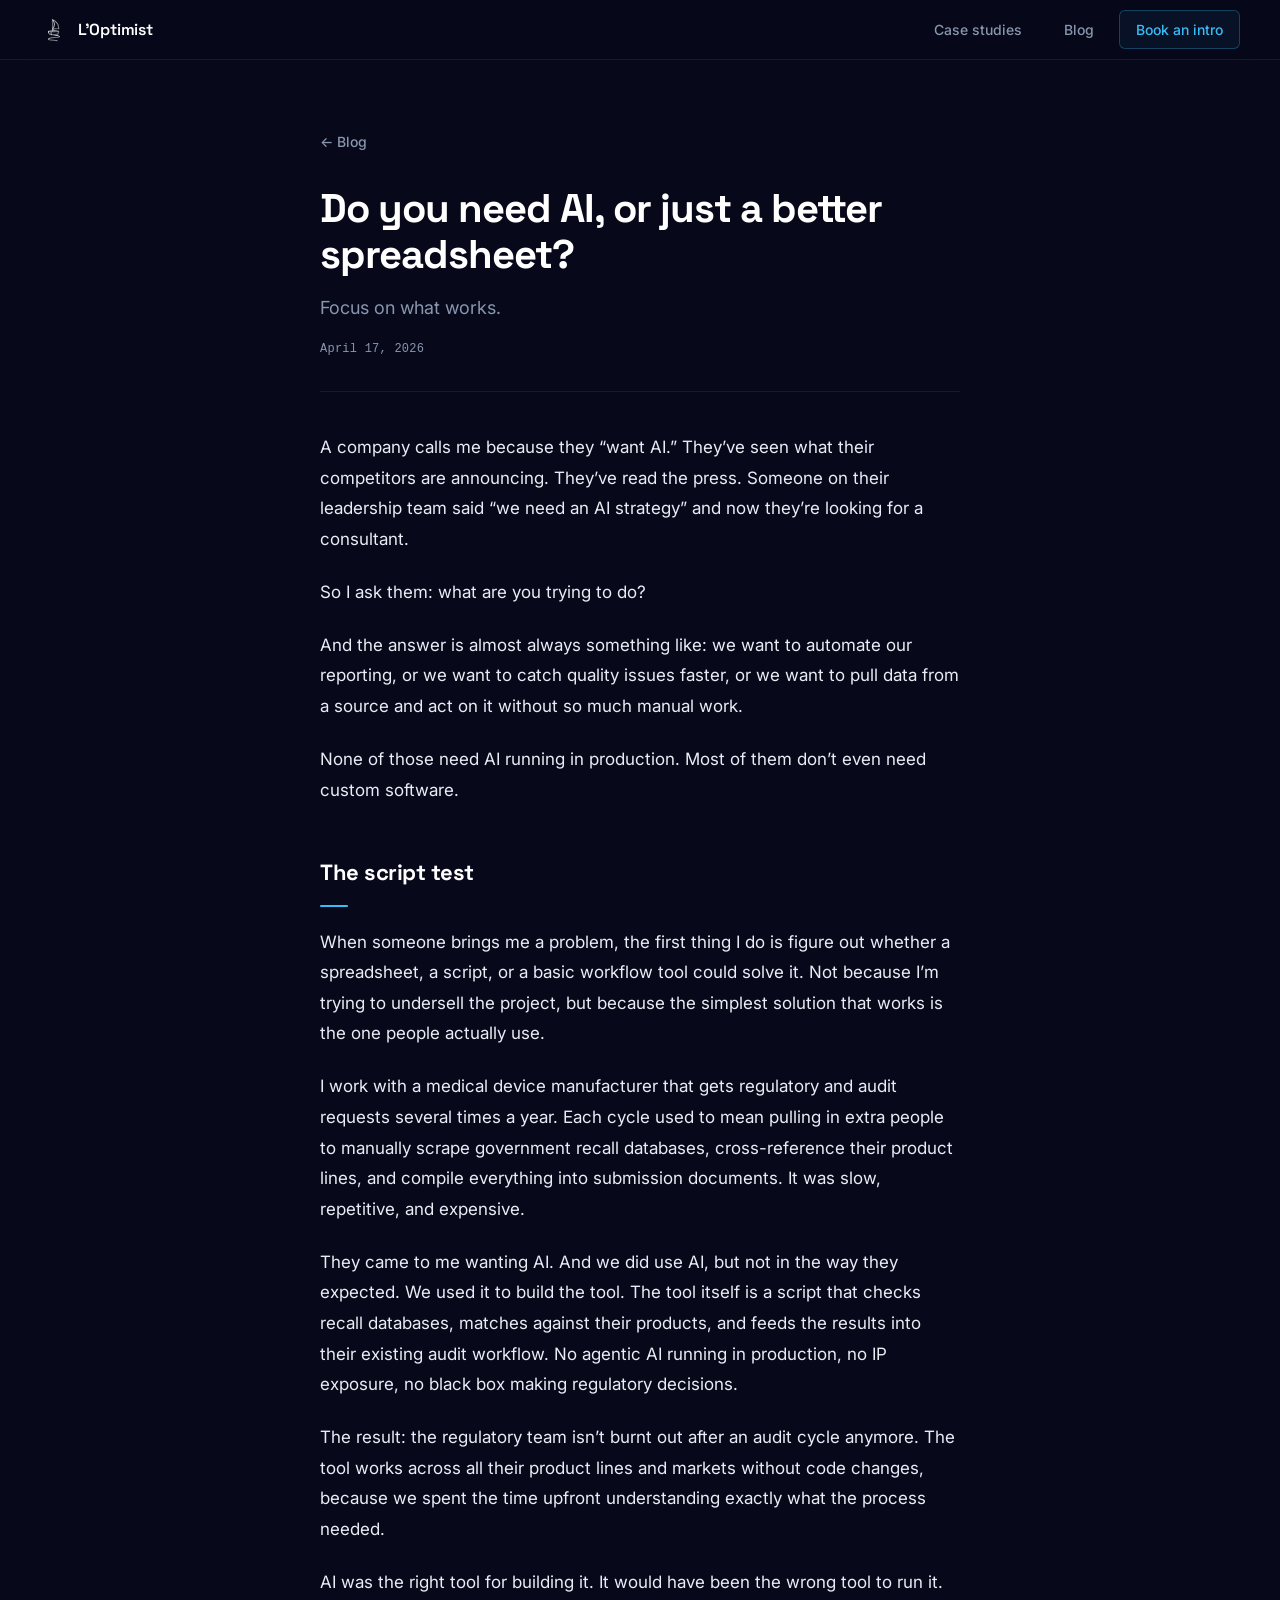
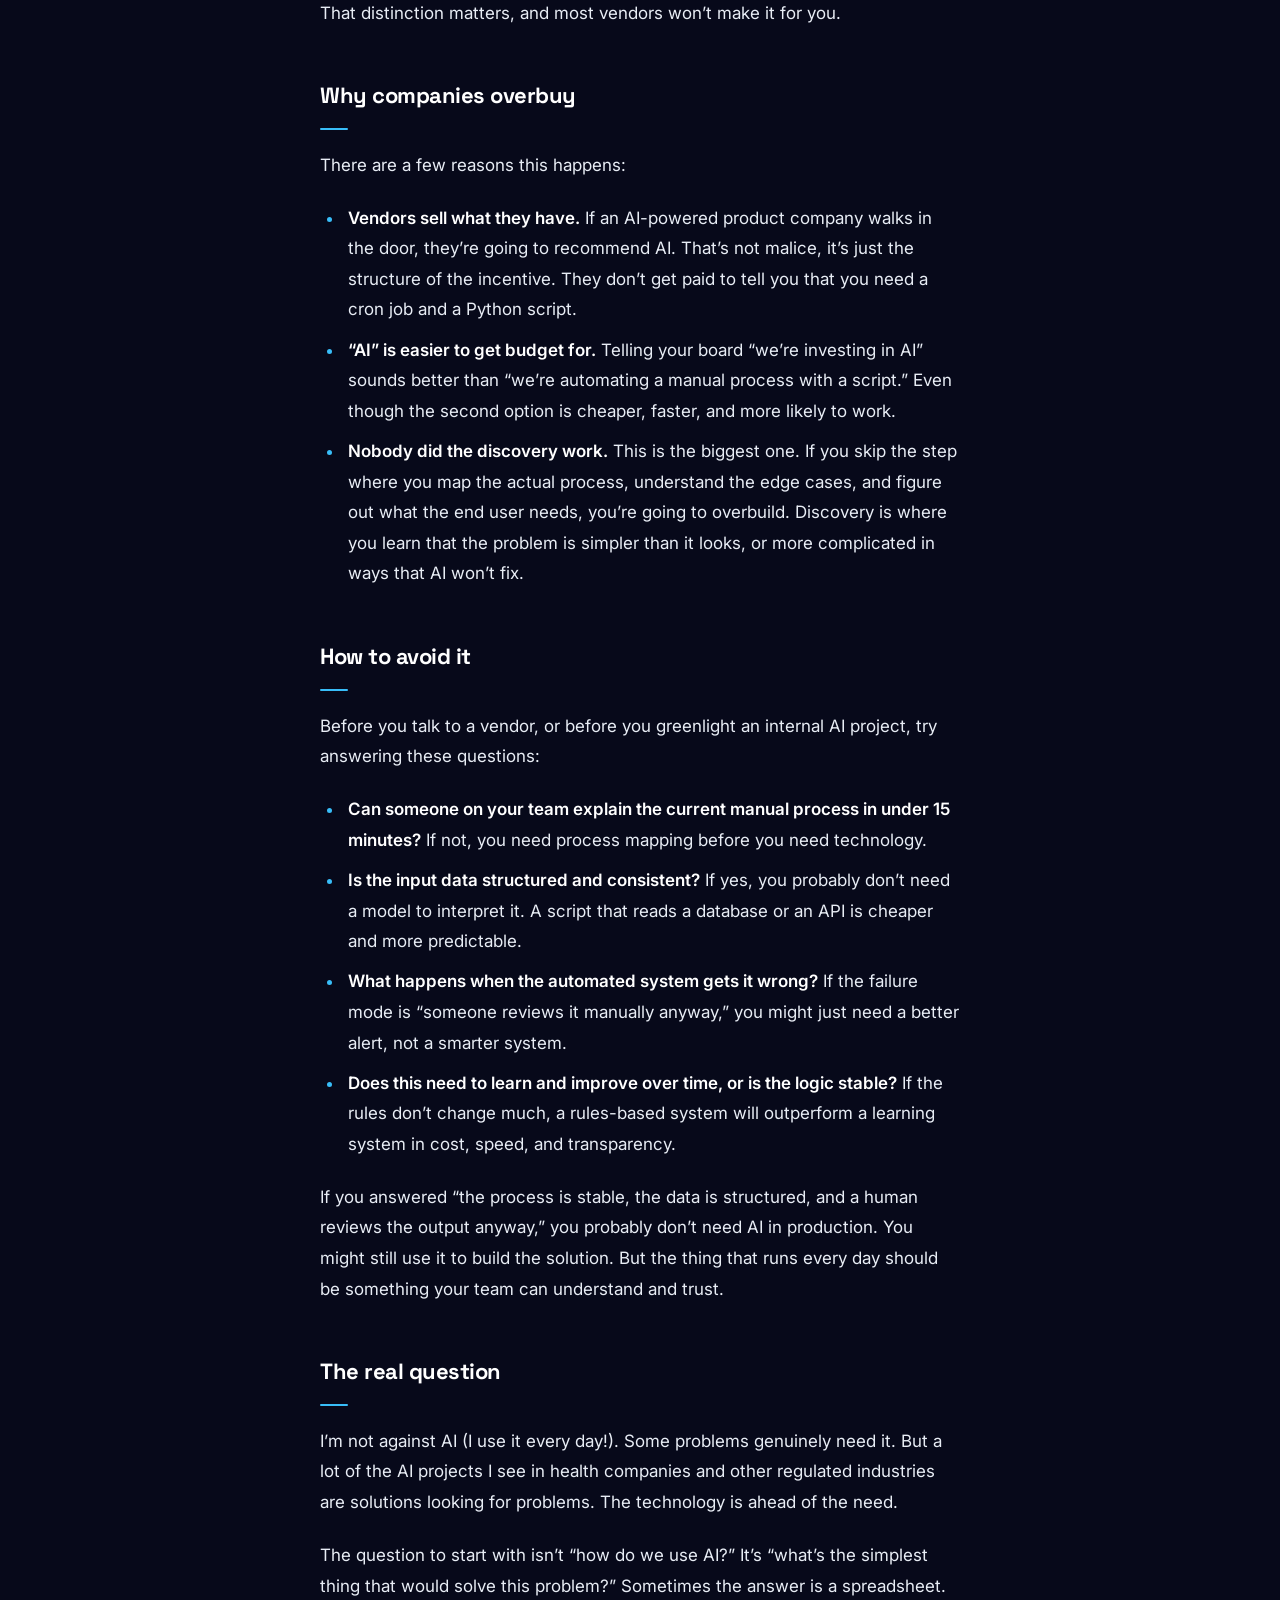
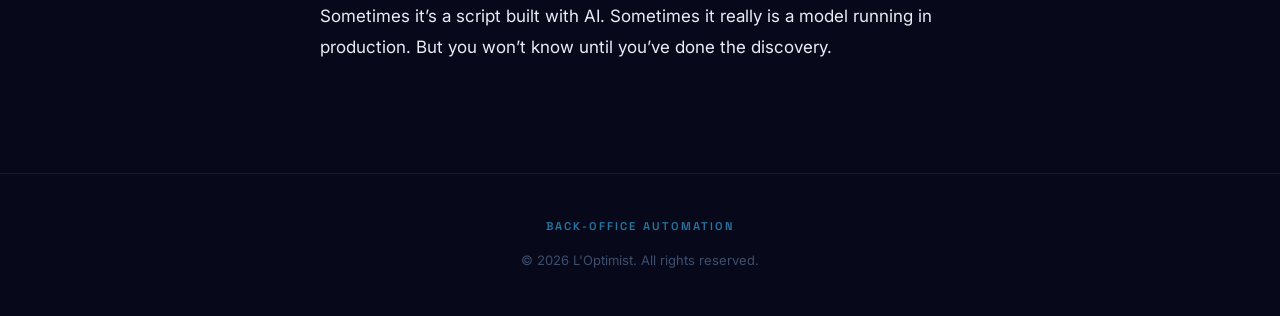
<file: writing/better-spreadsheet/index.html>
<!DOCTYPE html>
<html lang="en">
<head>
  <meta charset="UTF-8" />
  <meta name="viewport" content="width=device-width, initial-scale=1.0" />
  <title>Do you need AI, or just a better spreadsheet? | L'Optimist</title>
  <meta name="description" content="When someone brings me a problem, the first thing I do is figure out whether a spreadsheet, a script, or a basic workflow tool could solve it." />
  <link rel="canonical" href="https://www.l-optimist.com/writing/better-spreadsheet/" />
  <meta property="og:type" content="article" />
  <meta property="og:site_name" content="L'Optimist" />
  <meta property="og:title" content="Do you need AI, or just a better spreadsheet?" />
  <meta property="og:description" content="When someone brings me a problem, the first thing I do is figure out whether a spreadsheet, a script, or a basic workflow tool could solve it." />
  <meta property="og:url" content="https://www.l-optimist.com/writing/better-spreadsheet/" />
  <meta name="twitter:card" content="summary" />
  <meta property="article:published_time" content="2026-04-17" />
  <link rel="icon" type="image/png" href="/logo.png" />
  <link rel="stylesheet" href="/style.css" />
</head>
<body>
  <nav class="navbar">
    <a href="/" class="nav-brand">
      <img src="/logo.png" alt="L'Optimist" />
      <span>L'Optimist</span>
    </a>
    <div class="nav-links">
      <a href="/case-studies/" class="nav-link">Case studies</a>
      <a href="/blog/" class="nav-link">Blog</a>
      <a href="https://calendar.app.google/XCDZCrCstxe7Dhdy8" class="nav-link highlight" target="_blank" rel="noopener">Book an intro</a>
    </div>
  </nav>

  <main class="article">
    <a href="/blog/" class="article-back">&larr; Blog</a>
    <header class="article-header">
      <h1>Do you need AI, or just a better spreadsheet?</h1>
      <p class="article-dek">Focus on what works.</p>
      <p class="article-meta"><time datetime="2026-04-17">April 17, 2026</time></p>
    </header>
    <div class="article-body">
<p>A company calls me because they “want AI.” They’ve seen what their competitors are announcing. They’ve read the press. Someone on their leadership team said “we need an AI strategy” and now they’re looking for a consultant.</p>
<p>So I ask them: what are you trying to do?</p>
<p>And the answer is almost always something like: we want to automate our reporting, or we want to catch quality issues faster, or we want to pull data from a source and act on it without so much manual work.</p>
<p>None of those need AI running in production. Most of them don’t even need custom software.</p>
<h2>The script test</h2>
<p>When someone brings me a problem, the first thing I do is figure out whether a spreadsheet, a script, or a basic workflow tool could solve it. Not because I’m trying to undersell the project, but because the simplest solution that works is the one people actually use.</p>
<p>I work with a medical device manufacturer that gets regulatory and audit requests several times a year. Each cycle used to mean pulling in extra people to manually scrape government recall databases, cross-reference their product lines, and compile everything into submission documents. It was slow, repetitive, and expensive.</p>
<p>They came to me wanting AI. And we did use AI, but not in the way they expected. We used it to build the tool. The tool itself is a script that checks recall databases, matches against their products, and feeds the results into their existing audit workflow. No agentic AI running in production, no IP exposure, no black box making regulatory decisions.</p>
<p>The result: the regulatory team isn’t burnt out after an audit cycle anymore. The tool works across all their product lines and markets without code changes, because we spent the time upfront understanding exactly what the process needed.</p>
<p>AI was the right tool for building it. It would have been the wrong tool to run it. That distinction matters, and most vendors won’t make it for you.</p>
<h2>Why companies overbuy</h2>
<p>There are a few reasons this happens:</p>
<ul><li><strong>Vendors sell what they have.</strong> If an AI-powered product company walks in the door, they’re going to recommend AI. That’s not malice, it’s just the structure of the incentive. They don’t get paid to tell you that you need a cron job and a Python script.</li><li><strong>“AI” is easier to get budget for.</strong> Telling your board “we’re investing in AI” sounds better than “we’re automating a manual process with a script.” Even though the second option is cheaper, faster, and more likely to work.</li><li><strong>Nobody did the discovery work.</strong> This is the biggest one. If you skip the step where you map the actual process, understand the edge cases, and figure out what the end user needs, you’re going to overbuild. Discovery is where you learn that the problem is simpler than it looks, or more complicated in ways that AI won’t fix.</li></ul>
<h2>How to avoid it</h2>
<p>Before you talk to a vendor, or before you greenlight an internal AI project, try answering these questions:</p>
<ul><li><strong>Can someone on your team explain the current manual process in under 15 minutes?</strong> If not, you need process mapping before you need technology.</li><li><strong>Is the input data structured and consistent?</strong> If yes, you probably don’t need a model to interpret it. A script that reads a database or an API is cheaper and more predictable.</li><li><strong>What happens when the automated system gets it wrong?</strong> If the failure mode is “someone reviews it manually anyway,” you might just need a better alert, not a smarter system.</li><li><strong>Does this need to learn and improve over time, or is the logic stable?</strong> If the rules don’t change much, a rules-based system will outperform a learning system in cost, speed, and transparency.</li></ul>
<p>If you answered “the process is stable, the data is structured, and a human reviews the output anyway,” you probably don’t need AI in production. You might still use it to build the solution. But the thing that runs every day should be something your team can understand and trust.</p>
<h2>The real question</h2>
<p>I’m not against AI (I use it every day!). Some problems genuinely need it. But a lot of the AI projects I see in health companies and other regulated industries are solutions looking for problems. The technology is ahead of the need.</p>
<p>The question to start with isn’t “how do we use AI?” It’s “what’s the simplest thing that would solve this problem?” Sometimes the answer is a spreadsheet. Sometimes it’s a script built with AI. Sometimes it really is a model running in production. But you won’t know until you’ve done the discovery.</p>
    </div>
  </main>

  <footer>
    <p class="footer-tagline">Back-office automation</p>
    <p>&copy; <span id="year"></span> L'Optimist. All rights reserved.</p>
  </footer>

  <script>
    document.getElementById("year").textContent = new Date().getFullYear();
  </script>
</body>
</html>
</file>
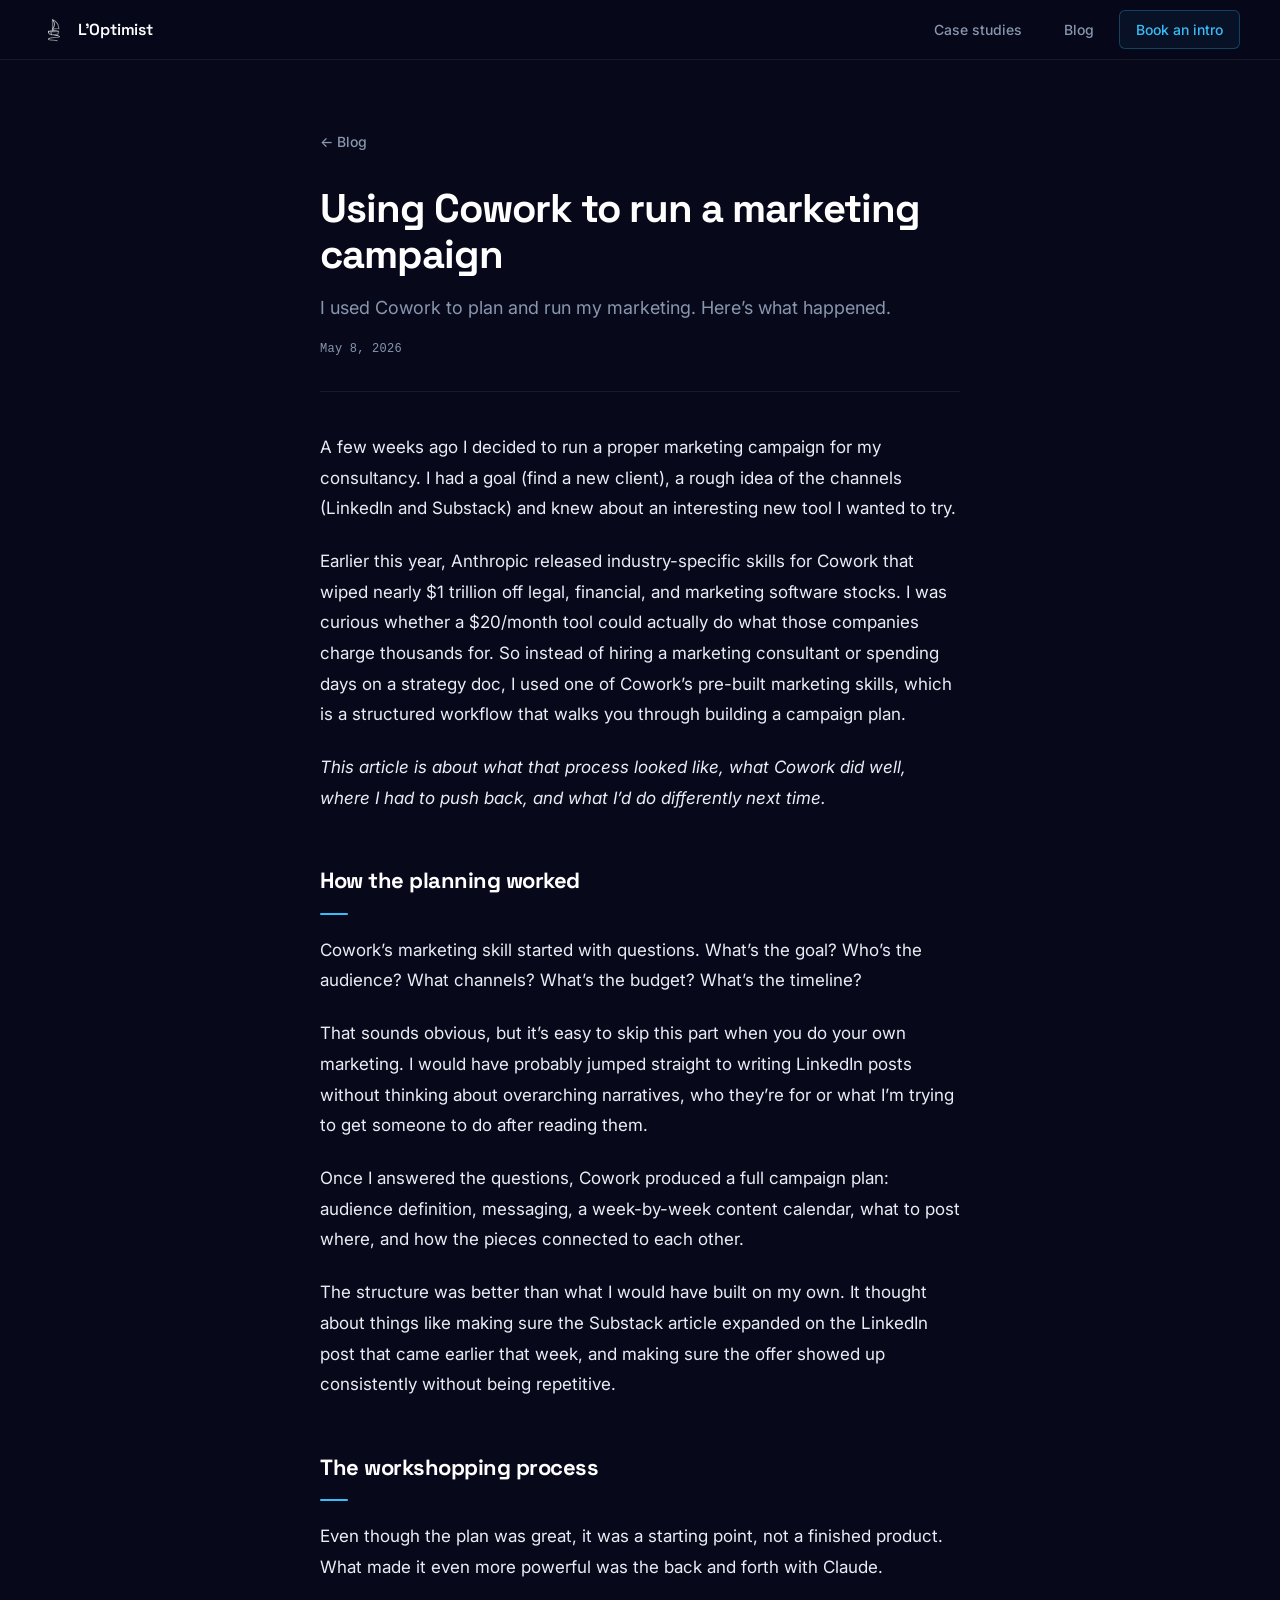
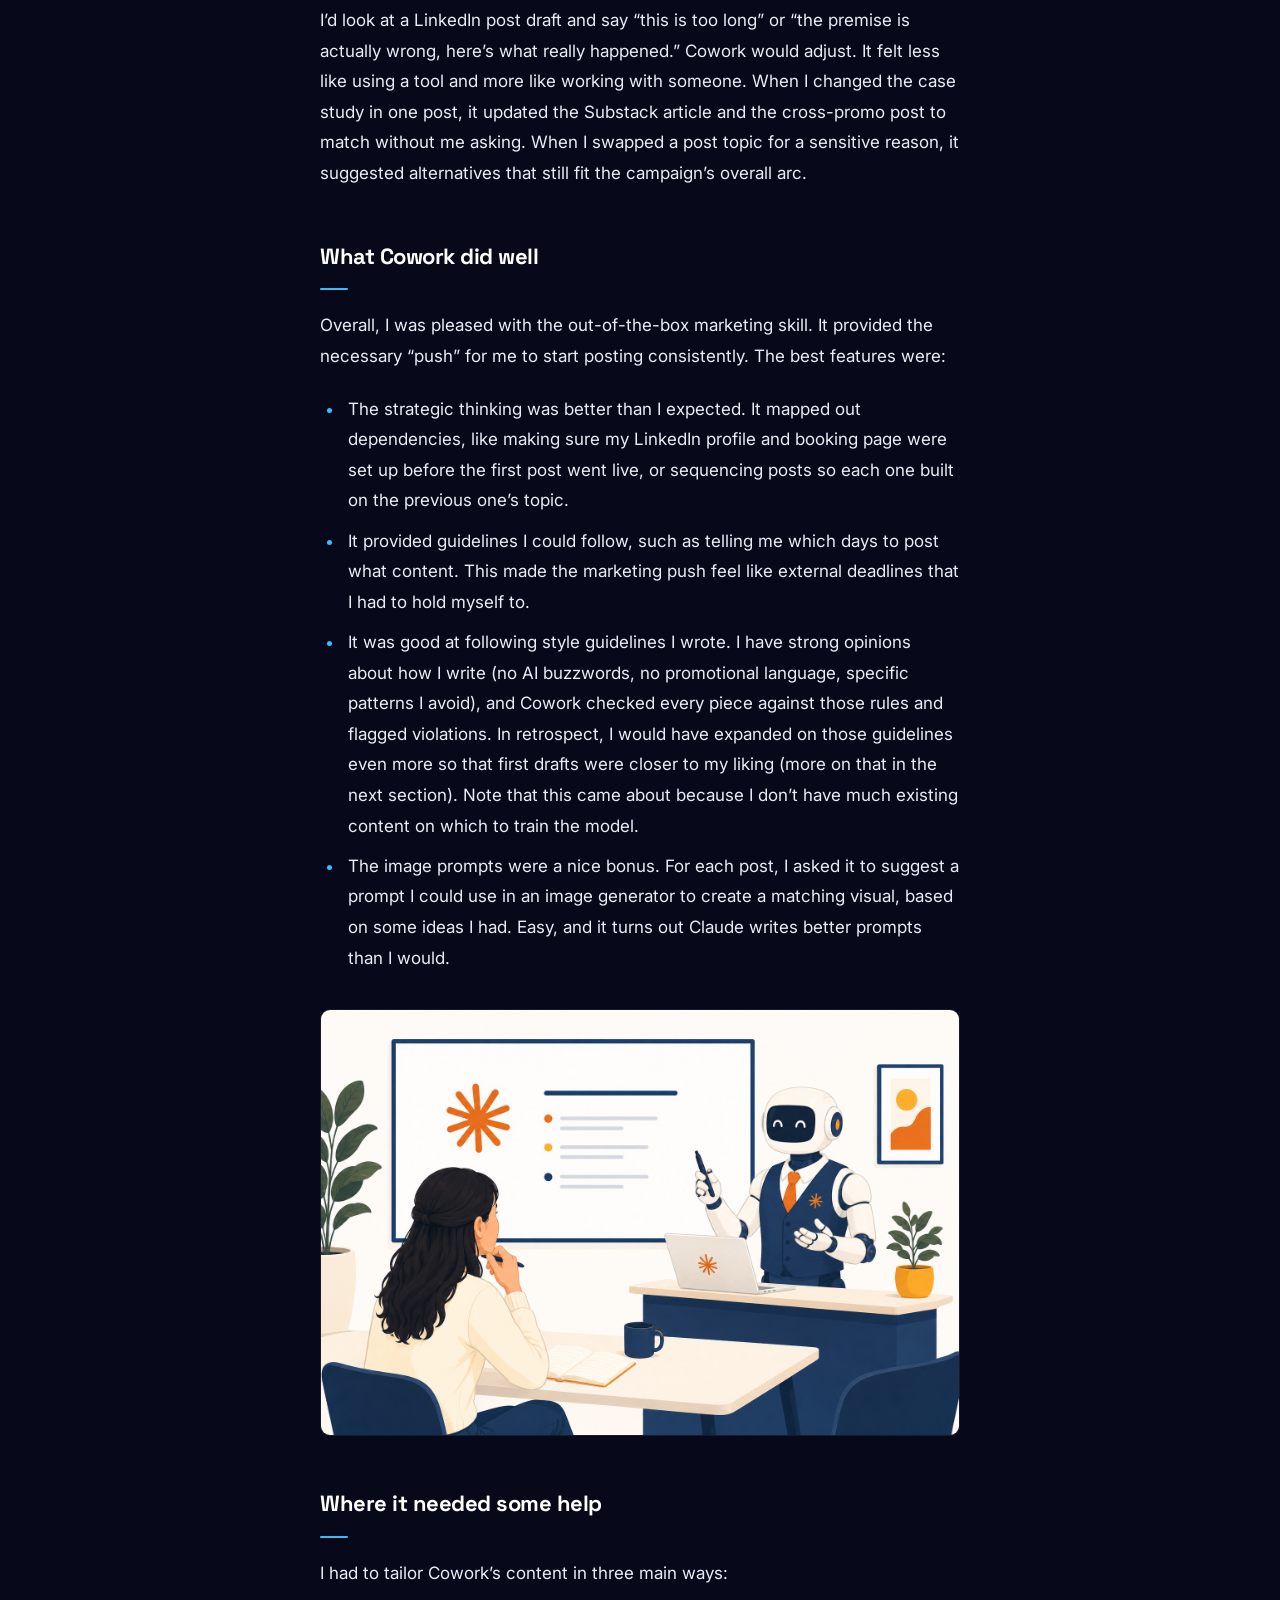
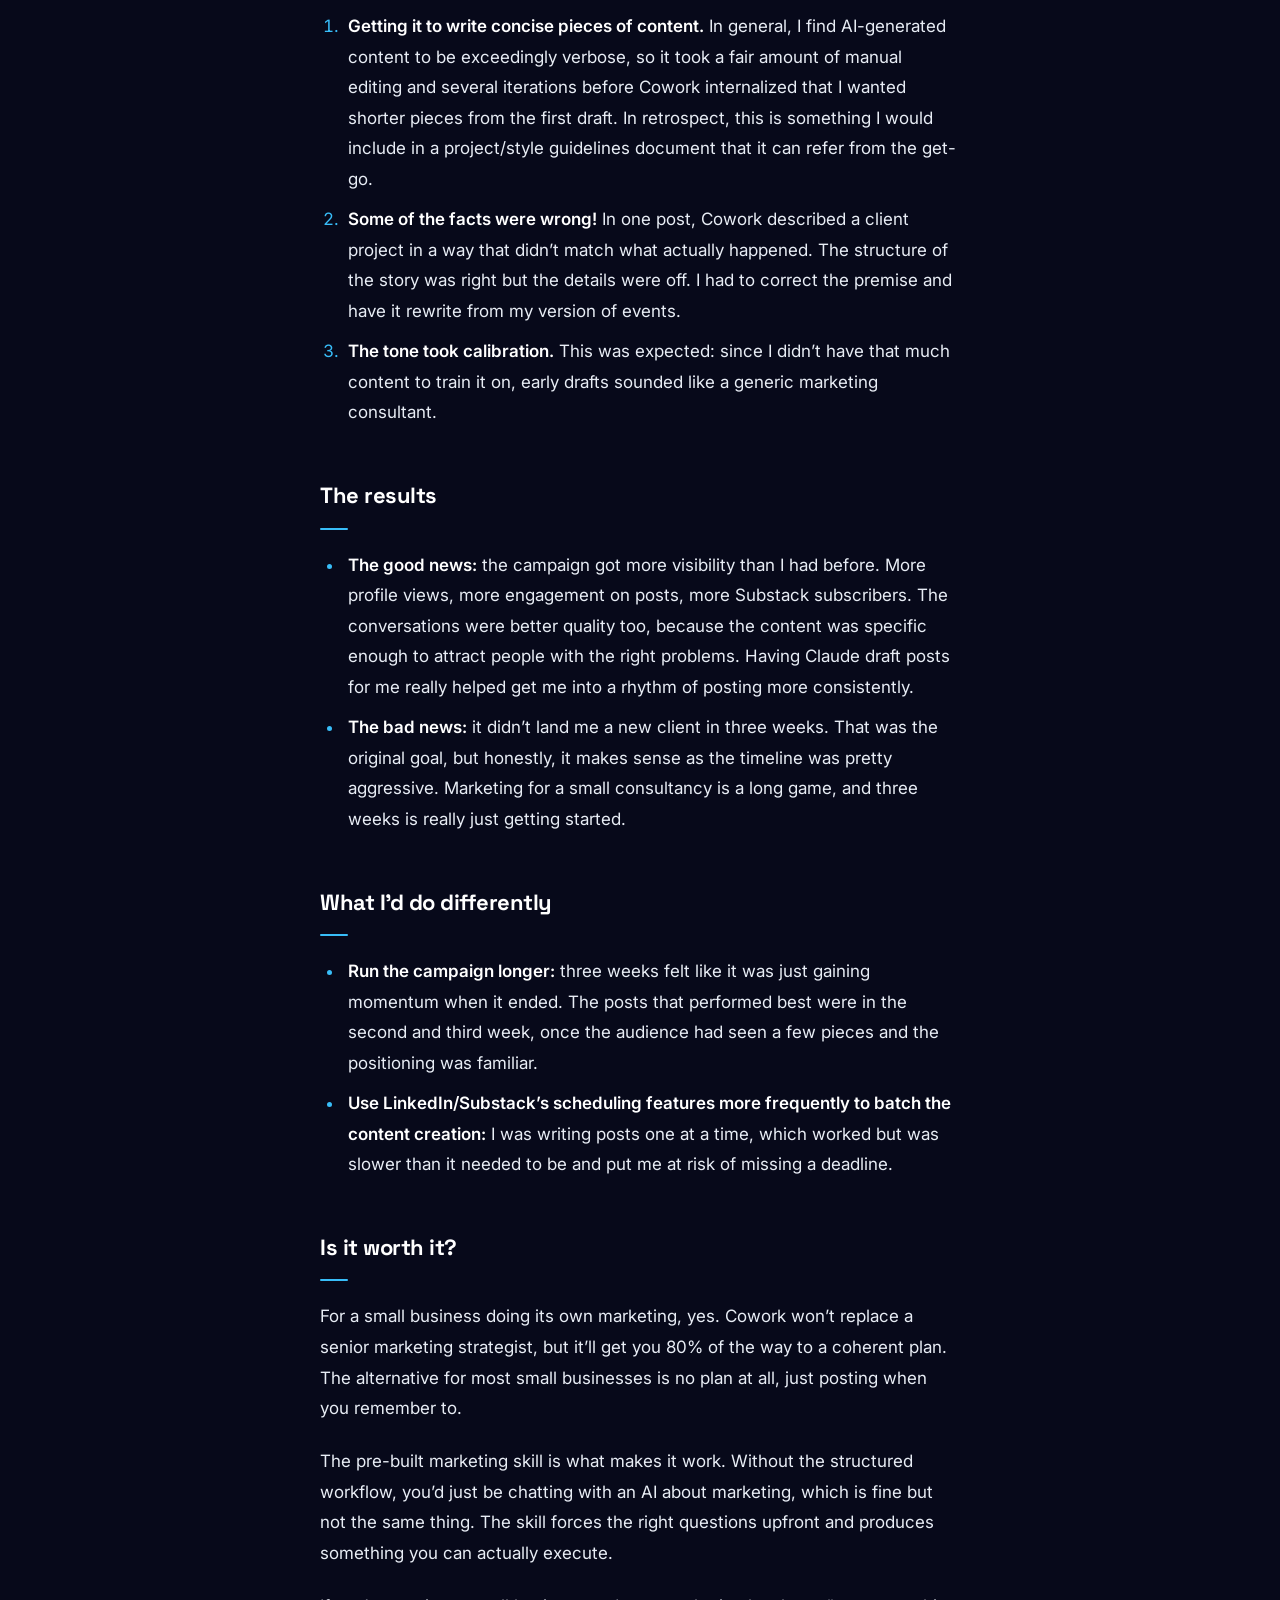
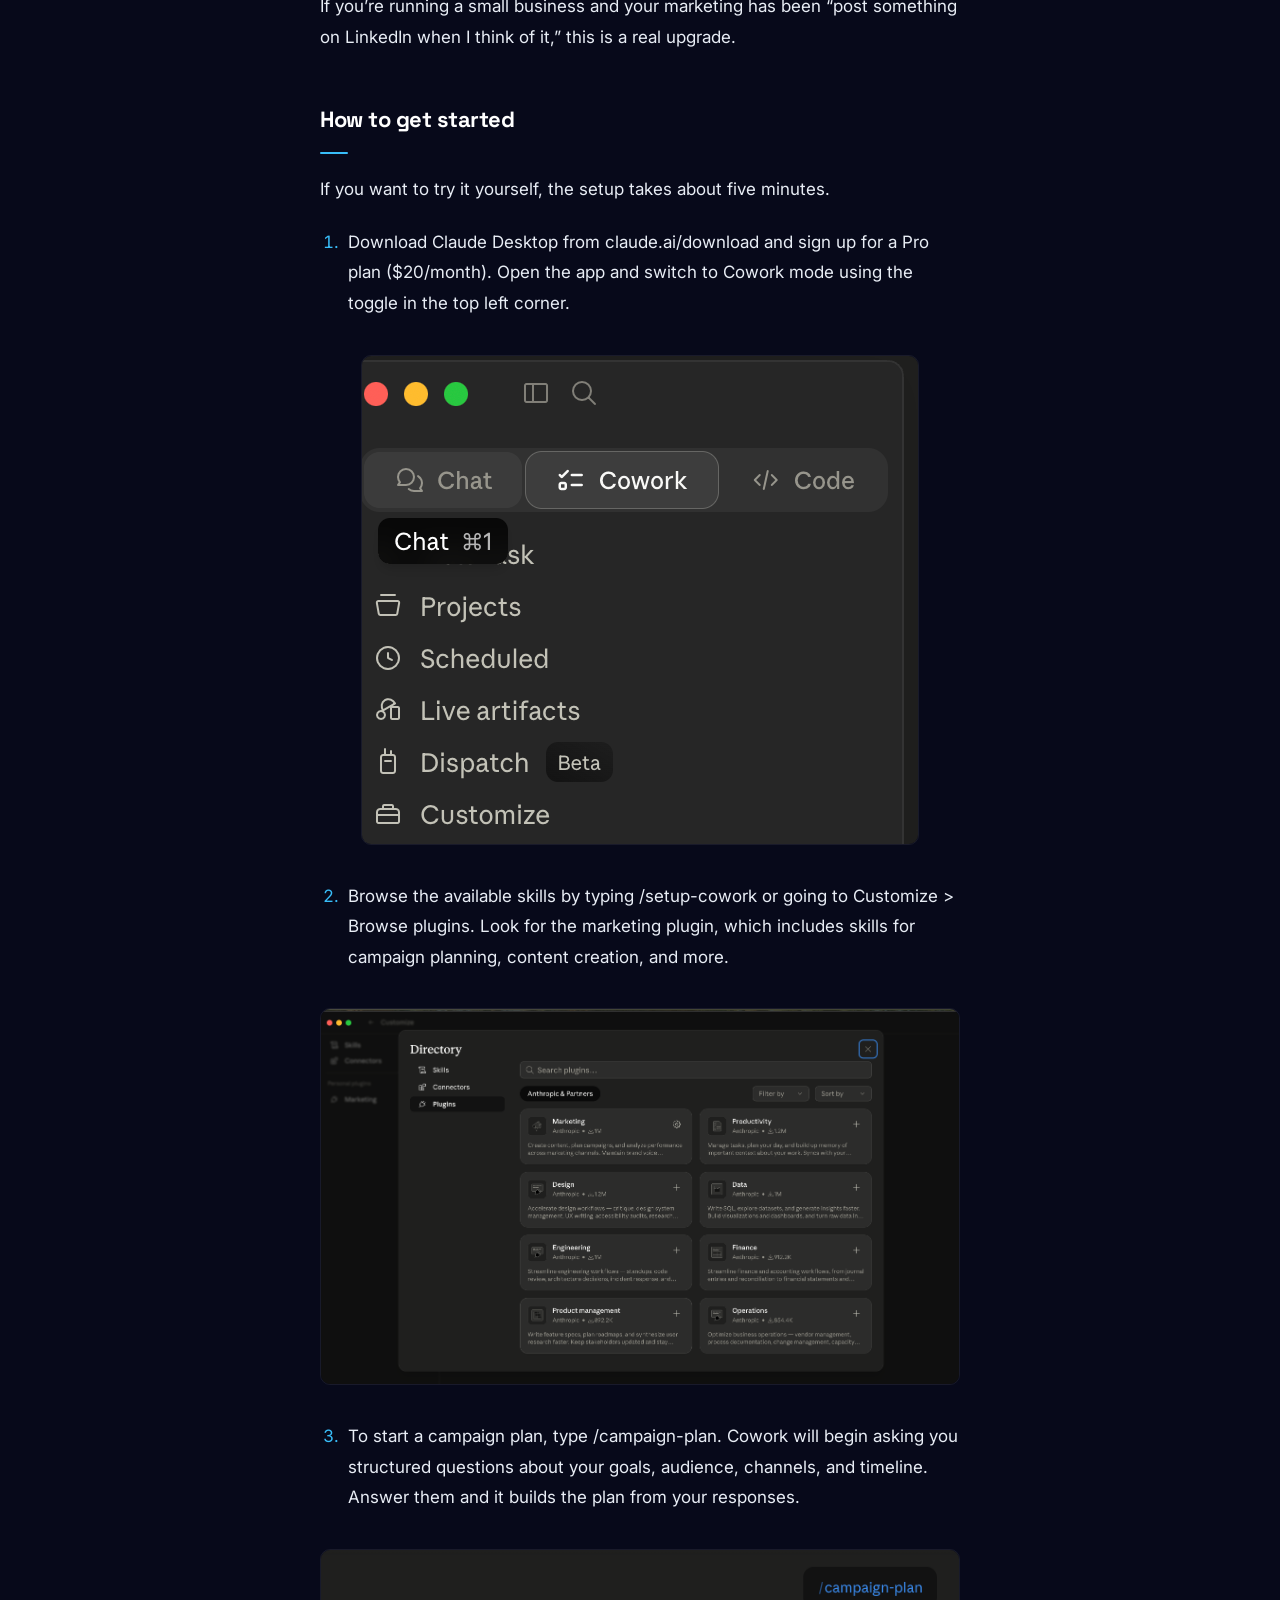
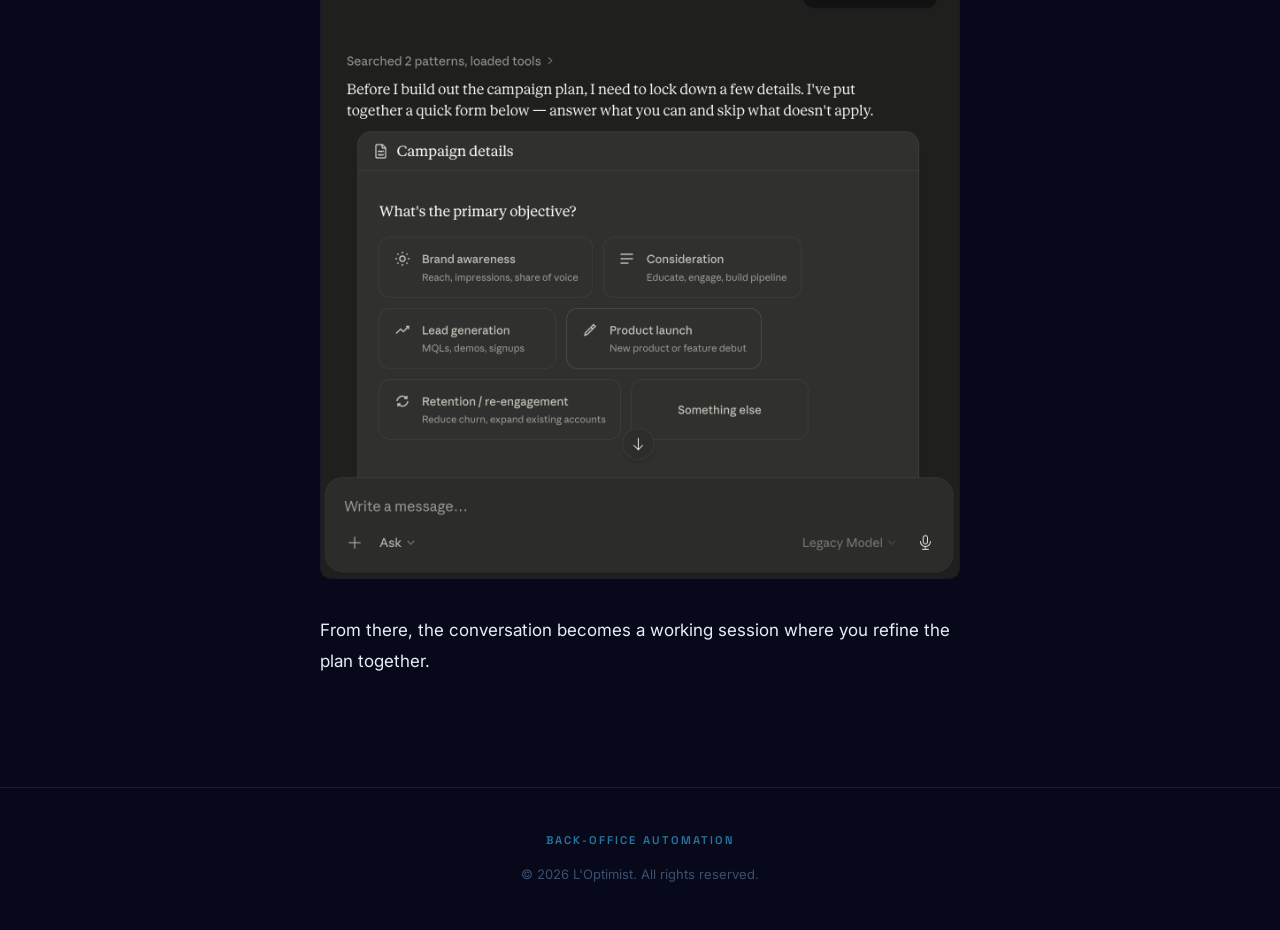
<file: writing/cowork-marketing-campaign/index.html>
<!DOCTYPE html>
<html lang="en">
<head>
  <meta charset="UTF-8" />
  <meta name="viewport" content="width=device-width, initial-scale=1.0" />
  <title>Using Cowork to run a marketing campaign | L'Optimist</title>
  <meta name="description" content="I used Cowork to plan and run my marketing. Here’s what happened." />
  <link rel="canonical" href="https://www.l-optimist.com/writing/cowork-marketing-campaign/" />
  <meta property="og:type" content="article" />
  <meta property="og:site_name" content="L'Optimist" />
  <meta property="og:title" content="Using Cowork to run a marketing campaign" />
  <meta property="og:description" content="I used Cowork to plan and run my marketing. Here’s what happened." />
  <meta property="og:url" content="https://www.l-optimist.com/writing/cowork-marketing-campaign/" />
  <meta property="og:image" content="https://www.l-optimist.com/writing/img/cowork-marketing-campaign-1.jpg" />
  <meta property="og:image:width" content="1536" />
  <meta property="og:image:height" content="1024" />
  <meta property="og:image:alt" content="Illustration of a woman taking notes while a robot presents a plan on a whiteboard." />
  <meta name="twitter:card" content="summary_large_image" />
  <meta property="article:published_time" content="2026-05-08" />
  <link rel="icon" type="image/png" href="/logo.png" />
  <link rel="stylesheet" href="/style.css" />
</head>
<body>
  <nav class="navbar">
    <a href="/" class="nav-brand">
      <img src="/logo.png" alt="L'Optimist" />
      <span>L'Optimist</span>
    </a>
    <div class="nav-links">
      <a href="/case-studies/" class="nav-link">Case studies</a>
      <a href="/blog/" class="nav-link">Blog</a>
      <a href="https://calendar.app.google/XCDZCrCstxe7Dhdy8" class="nav-link highlight" target="_blank" rel="noopener">Book an intro</a>
    </div>
  </nav>

  <main class="article">
    <a href="/blog/" class="article-back">&larr; Blog</a>
    <header class="article-header">
      <h1>Using Cowork to run a marketing campaign</h1>
      <p class="article-dek">I used Cowork to plan and run my marketing. Here’s what happened.</p>
      <p class="article-meta"><time datetime="2026-05-08">May 8, 2026</time></p>
    </header>
    <div class="article-body">
<p>A few weeks ago I decided to run a proper marketing campaign for my consultancy. I had a goal (find a new client), a rough idea of the channels (LinkedIn and Substack) and knew about an interesting new tool I wanted to try.</p>
<p>Earlier this year, Anthropic released industry-specific skills for Cowork that wiped nearly $1 trillion off legal, financial, and marketing software stocks. I was curious whether a $20/month tool could actually do what those companies charge thousands for. So instead of hiring a marketing consultant or spending days on a strategy doc, I used one of Cowork’s pre-built marketing skills, which is a structured workflow that walks you through building a campaign plan.</p>
<p><em>This article is about what that process looked like, what Cowork did well, where I had to push back, and what I’d do differently next time.</em></p>
<h2>How the planning worked</h2>
<p>Cowork’s marketing skill started with questions. What’s the goal? Who’s the audience? What channels? What’s the budget? What’s the timeline?</p>
<p>That sounds obvious, but it’s easy to skip this part when you do your own marketing. I would have probably jumped straight to writing LinkedIn posts without thinking about overarching narratives, who they’re for or what I’m trying to get someone to do after reading them.</p>
<p>Once I answered the questions, Cowork produced a full campaign plan: audience definition, messaging, a week-by-week content calendar, what to post where, and how the pieces connected to each other.</p>
<p>The structure was better than what I would have built on my own. It thought about things like making sure the Substack article expanded on the LinkedIn post that came earlier that week, and making sure the offer showed up consistently without being repetitive.</p>
<h2>The workshopping process</h2>
<p>Even though the plan was great, it was a starting point, not a finished product. What made it even more powerful was the back and forth with Claude.</p>
<p>I’d look at a LinkedIn post draft and say “this is too long” or “the premise is actually wrong, here’s what really happened.” Cowork would adjust. It felt less like using a tool and more like working with someone. When I changed the case study in one post, it updated the Substack article and the cross-promo post to match without me asking. When I swapped a post topic for a sensitive reason, it suggested alternatives that still fit the campaign’s overall arc.</p>
<h2>What Cowork did well</h2>
<p>Overall, I was pleased with the out-of-the-box marketing skill. It provided the necessary “push” for me to start posting consistently. The best features were:</p>
<ul><li>The strategic thinking was better than I expected. It mapped out dependencies, like making sure my LinkedIn profile and booking page were set up before the first post went live, or sequencing posts so each one built on the previous one’s topic.</li><li>It provided guidelines I could follow, such as telling me which days to post what content. This made the marketing push feel like external deadlines that I had to hold myself to.</li><li>It was good at following style guidelines I wrote. I have strong opinions about how I write (no AI buzzwords, no promotional language, specific patterns I avoid), and Cowork checked every piece against those rules and flagged violations. In retrospect, I would have expanded on those guidelines even more so that first drafts were closer to my liking (more on that in the next section). Note that this came about because I don’t have much existing content on which to train the model.</li><li>The image prompts were a nice bonus. For each post, I asked it to suggest a prompt I could use in an image generator to create a matching visual, based on some ideas I had. Easy, and it turns out Claude writes better prompts than I would.</li></ul>
<figure><img src="/writing/img/cowork-marketing-campaign-1.jpg" alt="Illustration of a woman taking notes while a robot presents a plan on a whiteboard." loading="lazy" /></figure>
<h2>Where it needed some help</h2>
<p>I had to tailor Cowork’s content in three main ways:</p>
<ol><li><strong>Getting it to write concise pieces of content.</strong> In general, I find AI-generated content to be exceedingly verbose, so it took a fair amount of manual editing and several iterations before Cowork internalized that I wanted shorter pieces from the first draft. In retrospect, this is something I would include in a project/style guidelines document that it can refer from the get-go.</li><li><strong>Some of the facts were wrong!</strong> In one post, Cowork described a client project in a way that didn’t match what actually happened. The structure of the story was right but the details were off. I had to correct the premise and have it rewrite from my version of events.</li><li><strong>The tone took calibration.</strong> This was expected: since I didn’t have that much content to train it on, early drafts sounded like a generic marketing consultant.</li></ol>
<h2>The results</h2>
<ul><li><strong>The good news:</strong> the campaign got more visibility than I had before. More profile views, more engagement on posts, more Substack subscribers. The conversations were better quality too, because the content was specific enough to attract people with the right problems. Having Claude draft posts for me really helped get me into a rhythm of posting more consistently.</li><li><strong>The bad news:</strong> it didn’t land me a new client in three weeks. That was the original goal, but honestly, it makes sense as the timeline was pretty aggressive. Marketing for a small consultancy is a long game, and three weeks is really just getting started.</li></ul>
<h2>What I’d do differently</h2>
<ul><li><strong>Run the campaign longer:</strong> three weeks felt like it was just gaining momentum when it ended. The posts that performed best were in the second and third week, once the audience had seen a few pieces and the positioning was familiar.</li><li><strong>Use LinkedIn/Substack’s scheduling features more frequently to batch the content creation:</strong> I was writing posts one at a time, which worked but was slower than it needed to be and put me at risk of missing a deadline.</li></ul>
<h2>Is it worth it?</h2>
<p>For a small business doing its own marketing, yes. Cowork won’t replace a senior marketing strategist, but it’ll get you 80% of the way to a coherent plan. The alternative for most small businesses is no plan at all, just posting when you remember to.</p>
<p>The pre-built marketing skill is what makes it work. Without the structured workflow, you’d just be chatting with an AI about marketing, which is fine but not the same thing. The skill forces the right questions upfront and produces something you can actually execute.</p>
<p>If you’re running a small business and your marketing has been “post something on LinkedIn when I think of it,” this is a real upgrade.</p>
<h2>How to get started</h2>
<p>If you want to try it yourself, the setup takes about five minutes.</p>
<ol><li>Download Claude Desktop from claude.ai/download and sign up for a Pro plan ($20/month). Open the app and switch to Cowork mode using the toggle in the top left corner.</li></ol>
<figure><img src="/writing/img/cowork-marketing-campaign-2.png" alt="Screenshot of Claude Desktop with the Chat, Cowork and Code toggle in the top left corner." loading="lazy" /></figure>
<ol start="2"><li>Browse the available skills by typing /setup-cowork or going to Customize &gt; Browse plugins. Look for the marketing plugin, which includes skills for campaign planning, content creation, and more.</li></ol>
<figure><img src="/writing/img/cowork-marketing-campaign-3.png" alt="Screenshot of the Cowork plugin directory, with the Marketing plugin first in the list." loading="lazy" /></figure>
<ol start="3"><li>To start a campaign plan, type /campaign-plan. Cowork will begin asking you structured questions about your goals, audience, channels, and timeline. Answer them and it builds the plan from your responses.</li></ol>
<figure><img src="/writing/img/cowork-marketing-campaign-4.png" alt="Screenshot of the /campaign-plan skill asking for the campaign’s primary objective." loading="lazy" /></figure>
<p>From there, the conversation becomes a working session where you refine the plan together.</p>
    </div>
  </main>

  <footer>
    <p class="footer-tagline">Back-office automation</p>
    <p>&copy; <span id="year"></span> L'Optimist. All rights reserved.</p>
  </footer>

  <script>
    document.getElementById("year").textContent = new Date().getFullYear();
  </script>
</body>
</html>
</file>
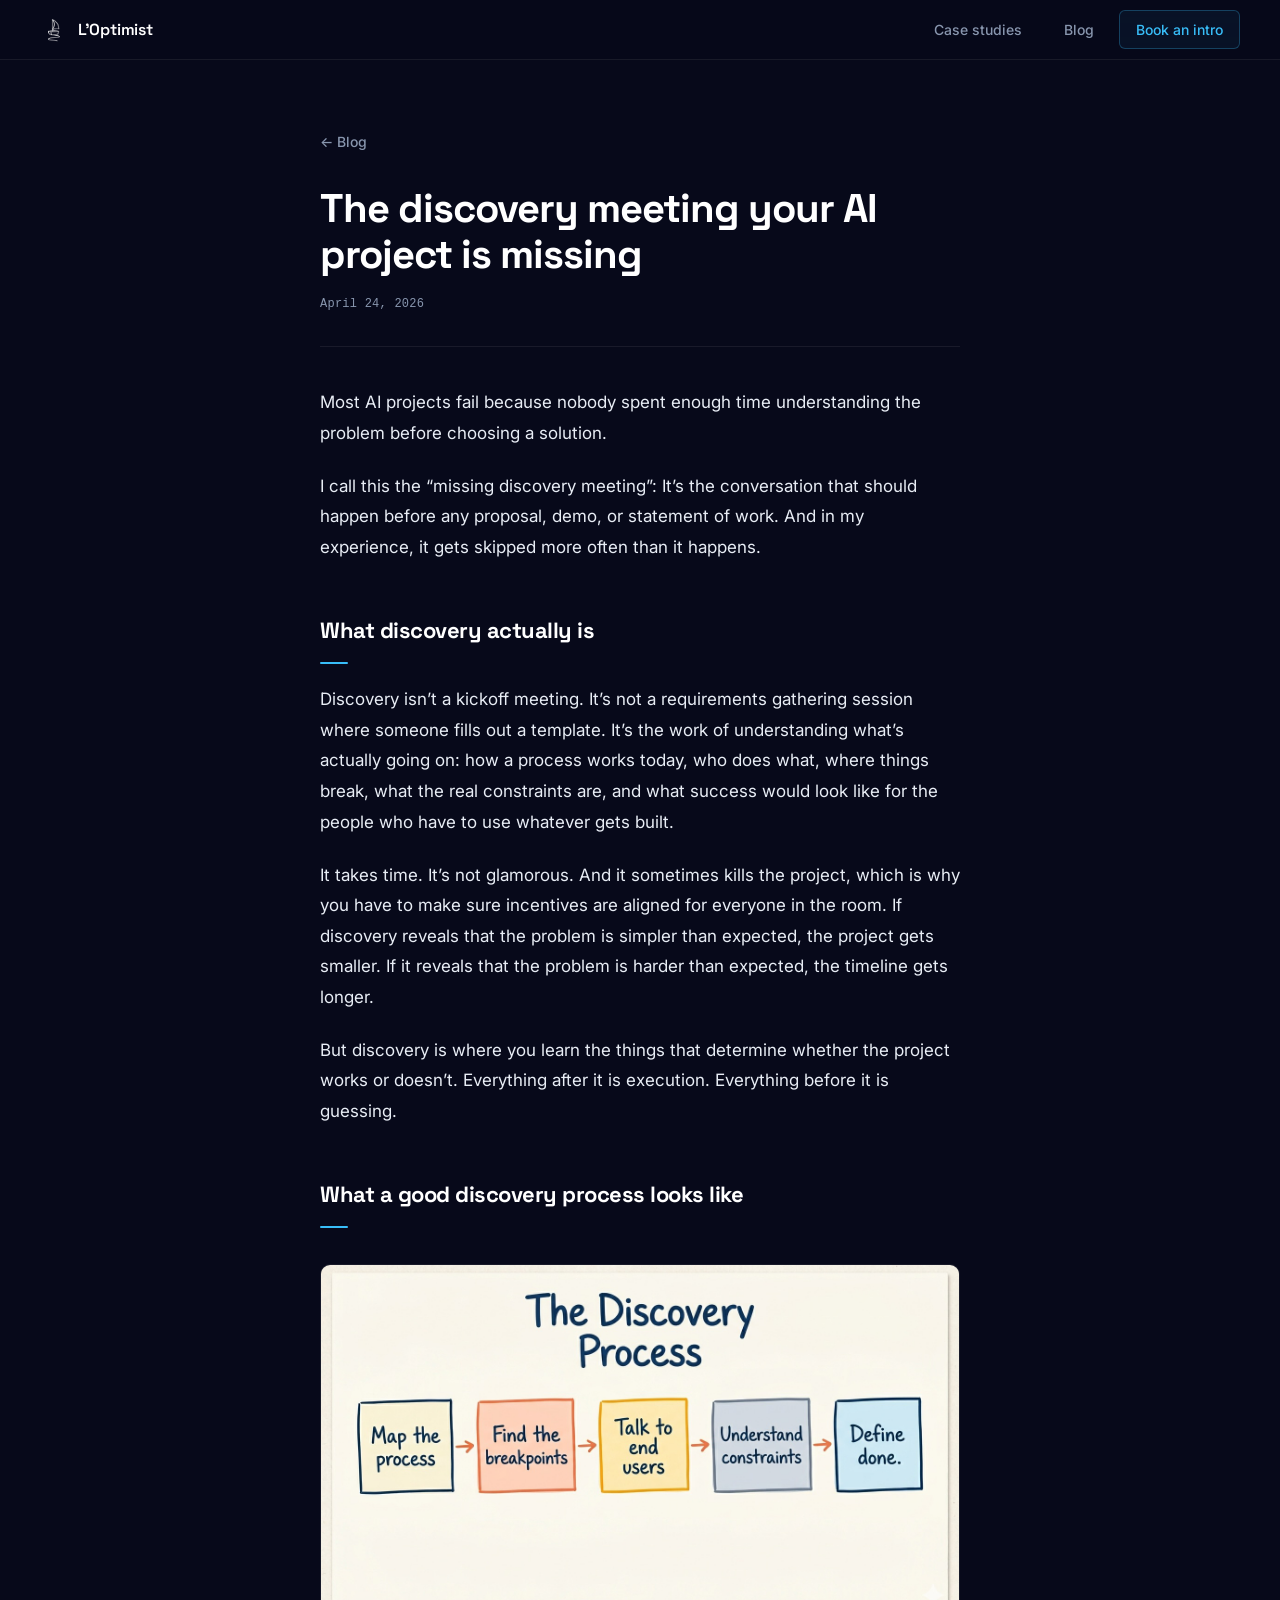
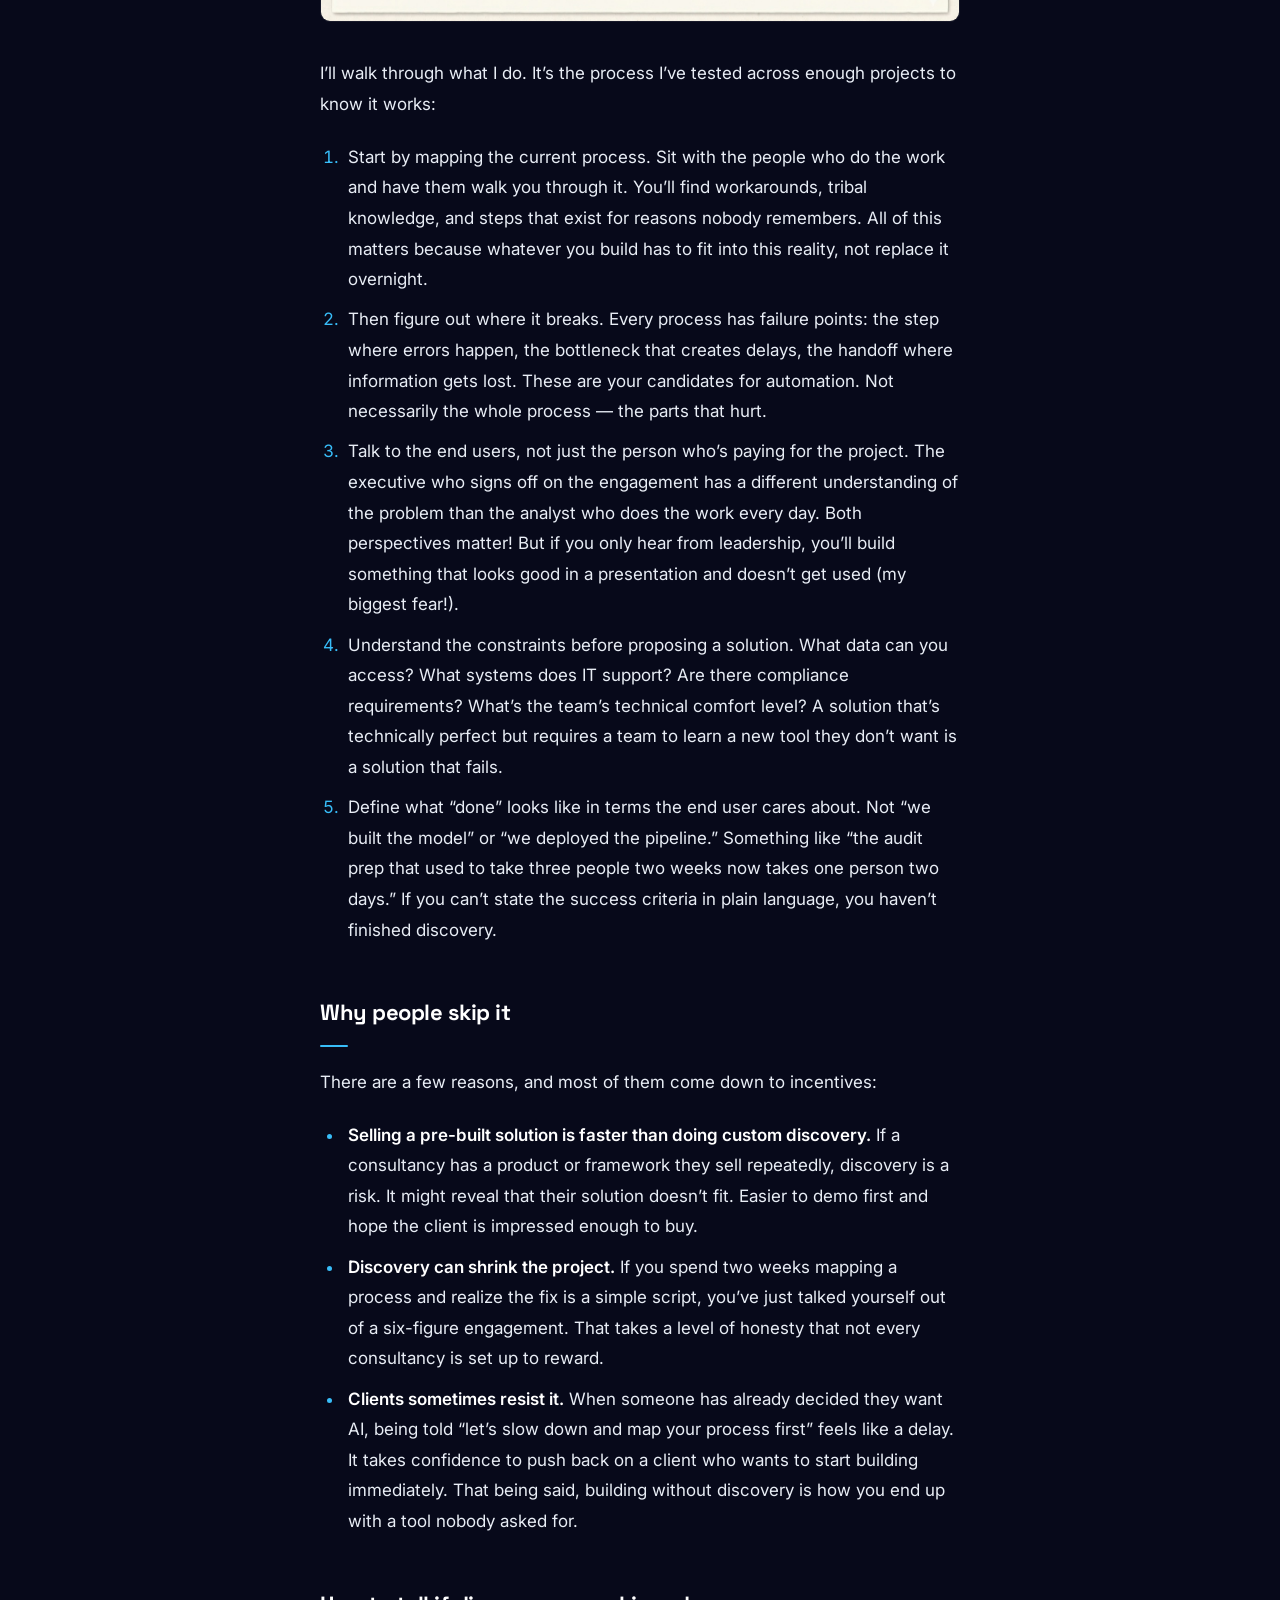
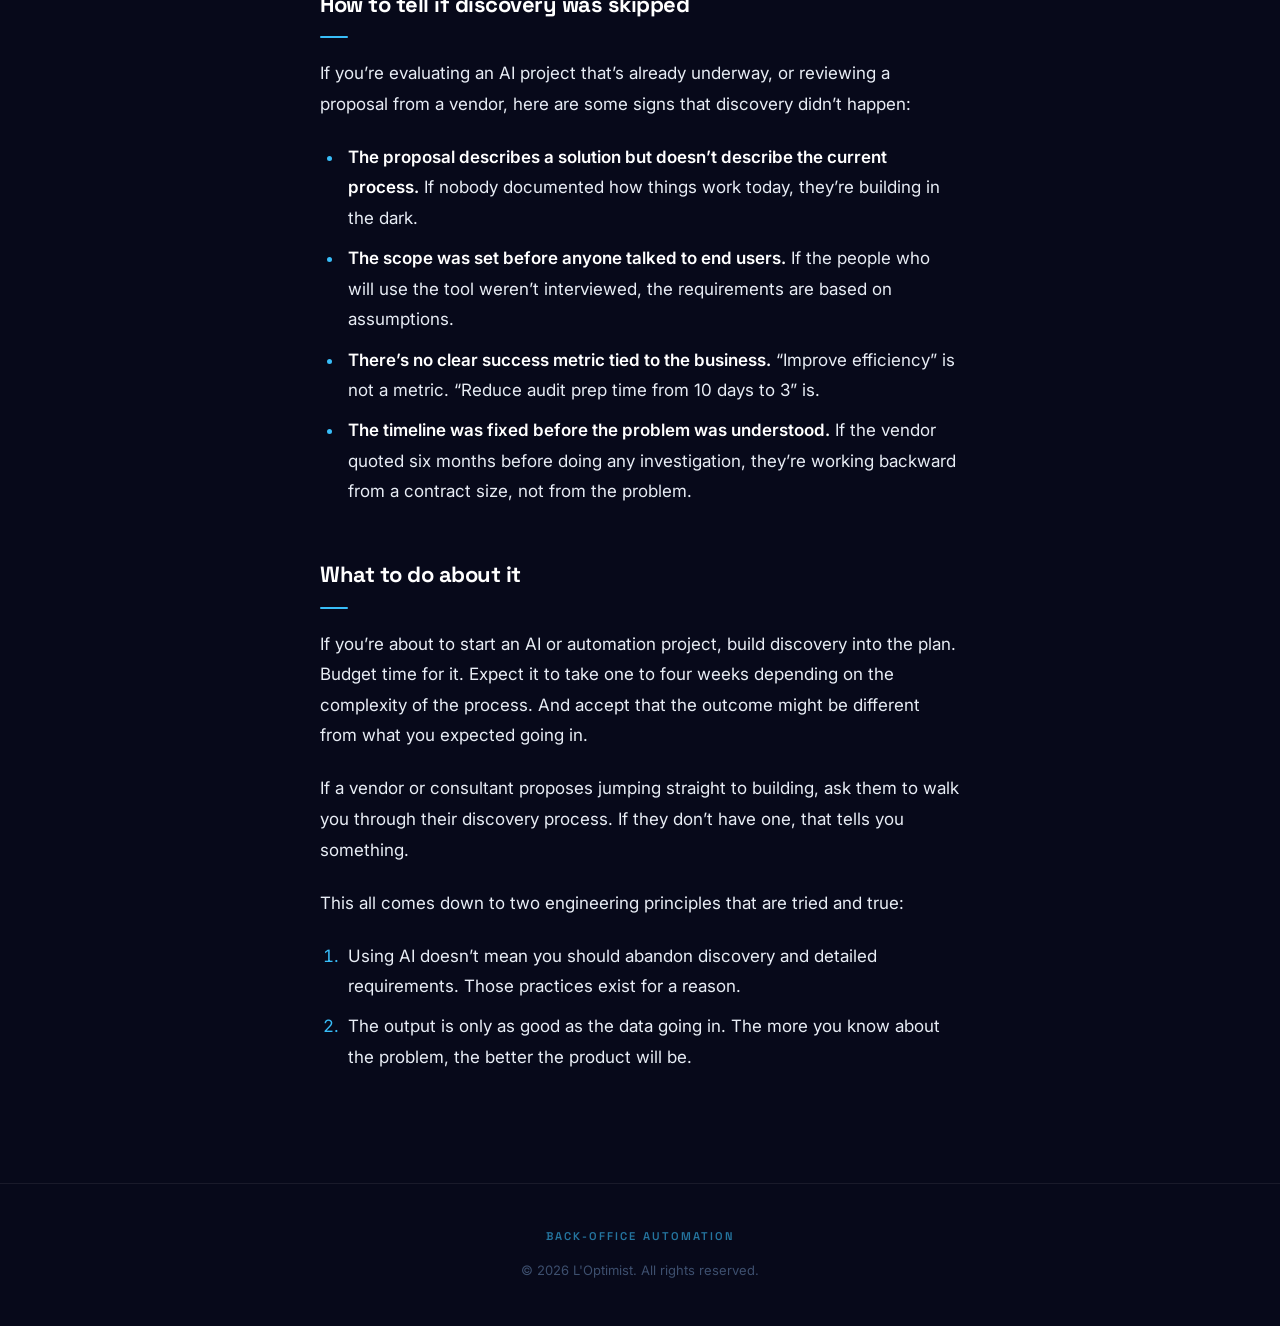
<file: writing/discovery-meeting/index.html>
<!DOCTYPE html>
<html lang="en">
<head>
  <meta charset="UTF-8" />
  <meta name="viewport" content="width=device-width, initial-scale=1.0" />
  <title>The discovery meeting your AI project is missing | L'Optimist</title>
  <meta name="description" content="I call this the “missing discovery meeting”: It’s the conversation that should happen before any proposal, demo, or statement of work." />
  <link rel="canonical" href="https://www.l-optimist.com/writing/discovery-meeting/" />
  <meta property="og:type" content="article" />
  <meta property="og:site_name" content="L'Optimist" />
  <meta property="og:title" content="The discovery meeting your AI project is missing" />
  <meta property="og:description" content="I call this the “missing discovery meeting”: It’s the conversation that should happen before any proposal, demo, or statement of work." />
  <meta property="og:url" content="https://www.l-optimist.com/writing/discovery-meeting/" />
  <meta property="og:image" content="https://www.l-optimist.com/writing/img/discovery-meeting.jpg" />
  <meta property="og:image:width" content="1376" />
  <meta property="og:image:height" content="768" />
  <meta property="og:image:alt" content="Hand-drawn flow of the discovery process: map the process, find the breakpoints, talk to end users, understand constraints, define done." />
  <meta name="twitter:card" content="summary_large_image" />
  <meta property="article:published_time" content="2026-04-24" />
  <link rel="icon" type="image/png" href="/logo.png" />
  <link rel="stylesheet" href="/style.css" />
</head>
<body>
  <nav class="navbar">
    <a href="/" class="nav-brand">
      <img src="/logo.png" alt="L'Optimist" />
      <span>L'Optimist</span>
    </a>
    <div class="nav-links">
      <a href="/case-studies/" class="nav-link">Case studies</a>
      <a href="/blog/" class="nav-link">Blog</a>
      <a href="https://calendar.app.google/XCDZCrCstxe7Dhdy8" class="nav-link highlight" target="_blank" rel="noopener">Book an intro</a>
    </div>
  </nav>

  <main class="article">
    <a href="/blog/" class="article-back">&larr; Blog</a>
    <header class="article-header">
      <h1>The discovery meeting your AI project is missing</h1>
      <p class="article-meta"><time datetime="2026-04-24">April 24, 2026</time></p>
    </header>
    <div class="article-body">
<p>Most AI projects fail because nobody spent enough time understanding the problem before choosing a solution.</p>
<p>I call this the “missing discovery meeting”: It’s the conversation that should happen before any proposal, demo, or statement of work. And in my experience, it gets skipped more often than it happens.</p>
<h2>What discovery actually is</h2>
<p>Discovery isn’t a kickoff meeting. It’s not a requirements gathering session where someone fills out a template. It’s the work of understanding what’s actually going on: how a process works today, who does what, where things break, what the real constraints are, and what success would look like for the people who have to use whatever gets built.</p>
<p>It takes time. It’s not glamorous. And it sometimes kills the project, which is why you have to make sure incentives are aligned for everyone in the room. If discovery reveals that the problem is simpler than expected, the project gets smaller. If it reveals that the problem is harder than expected, the timeline gets longer.</p>
<p>But discovery is where you learn the things that determine whether the project works or doesn’t. Everything after it is execution. Everything before it is guessing.</p>
<h2>What a good discovery process looks like</h2>
<figure><img src="/writing/img/discovery-meeting.jpg" alt="Hand-drawn flow of the discovery process: map the process, find the breakpoints, talk to end users, understand constraints, define done." loading="lazy" /></figure>
<p>I’ll walk through what I do. It’s the process I’ve tested across enough projects to know it works:</p>
<ol><li>Start by mapping the current process. Sit with the people who do the work and have them walk you through it. You’ll find workarounds, tribal knowledge, and steps that exist for reasons nobody remembers. All of this matters because whatever you build has to fit into this reality, not replace it overnight.</li><li>Then figure out where it breaks. Every process has failure points: the step where errors happen, the bottleneck that creates delays, the handoff where information gets lost. These are your candidates for automation. Not necessarily the whole process — the parts that hurt.</li><li>Talk to the end users, not just the person who’s paying for the project. The executive who signs off on the engagement has a different understanding of the problem than the analyst who does the work every day. Both perspectives matter! But if you only hear from leadership, you’ll build something that looks good in a presentation and doesn’t get used (my biggest fear!).</li><li>Understand the constraints before proposing a solution. What data can you access? What systems does IT support? Are there compliance requirements? What’s the team’s technical comfort level? A solution that’s technically perfect but requires a team to learn a new tool they don’t want is a solution that fails.</li><li>Define what “done” looks like in terms the end user cares about. Not “we built the model” or “we deployed the pipeline.” Something like “the audit prep that used to take three people two weeks now takes one person two days.” If you can’t state the success criteria in plain language, you haven’t finished discovery.</li></ol>
<h2>Why people skip it</h2>
<p>There are a few reasons, and most of them come down to incentives:</p>
<ul><li><strong>Selling a pre-built solution is faster than doing custom discovery.</strong> If a consultancy has a product or framework they sell repeatedly, discovery is a risk. It might reveal that their solution doesn’t fit. Easier to demo first and hope the client is impressed enough to buy.</li><li><strong>Discovery can shrink the project.</strong> If you spend two weeks mapping a process and realize the fix is a simple script, you’ve just talked yourself out of a six-figure engagement. That takes a level of honesty that not every consultancy is set up to reward.</li><li><strong>Clients sometimes resist it.</strong> When someone has already decided they want AI, being told “let’s slow down and map your process first” feels like a delay. It takes confidence to push back on a client who wants to start building immediately. That being said, building without discovery is how you end up with a tool nobody asked for.</li></ul>
<h2>How to tell if discovery was skipped</h2>
<p>If you’re evaluating an AI project that’s already underway, or reviewing a proposal from a vendor, here are some signs that discovery didn’t happen:</p>
<ul><li><strong>The proposal describes a solution but doesn’t describe the current process.</strong> If nobody documented how things work today, they’re building in the dark.</li><li><strong>The scope was set before anyone talked to end users.</strong> If the people who will use the tool weren’t interviewed, the requirements are based on assumptions.</li><li><strong>There’s no clear success metric tied to the business.</strong> “Improve efficiency” is not a metric. “Reduce audit prep time from 10 days to 3” is.</li><li><strong>The timeline was fixed before the problem was understood.</strong> If the vendor quoted six months before doing any investigation, they’re working backward from a contract size, not from the problem.</li></ul>
<h2>What to do about it</h2>
<p>If you’re about to start an AI or automation project, build discovery into the plan. Budget time for it. Expect it to take one to four weeks depending on the complexity of the process. And accept that the outcome might be different from what you expected going in.</p>
<p>If a vendor or consultant proposes jumping straight to building, ask them to walk you through their discovery process. If they don’t have one, that tells you something.</p>
<p>This all comes down to two engineering principles that are tried and true:</p>
<ol><li>Using AI doesn’t mean you should abandon discovery and detailed requirements. Those practices exist for a reason.</li><li>The output is only as good as the data going in. The more you know about the problem, the better the product will be.</li></ol>
    </div>
  </main>

  <footer>
    <p class="footer-tagline">Back-office automation</p>
    <p>&copy; <span id="year"></span> L'Optimist. All rights reserved.</p>
  </footer>

  <script>
    document.getElementById("year").textContent = new Date().getFullYear();
  </script>
</body>
</html>
</file>
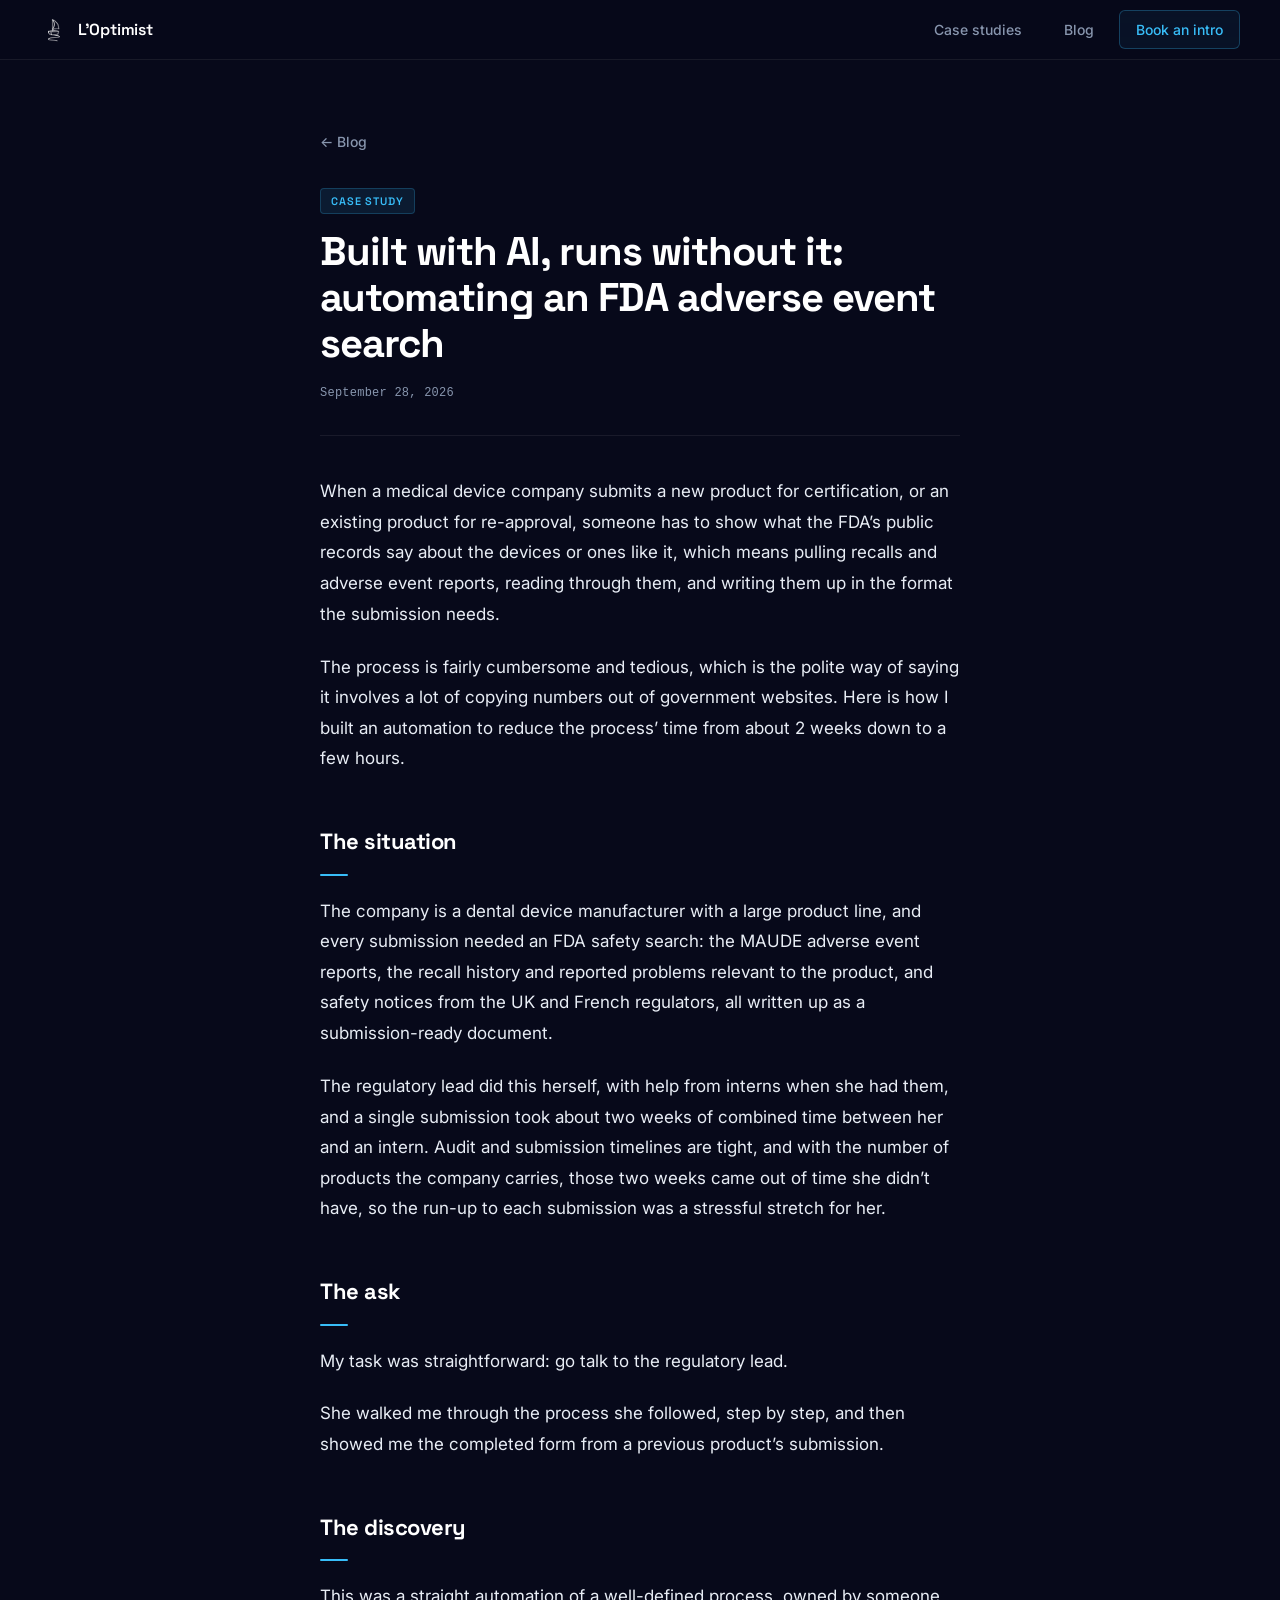
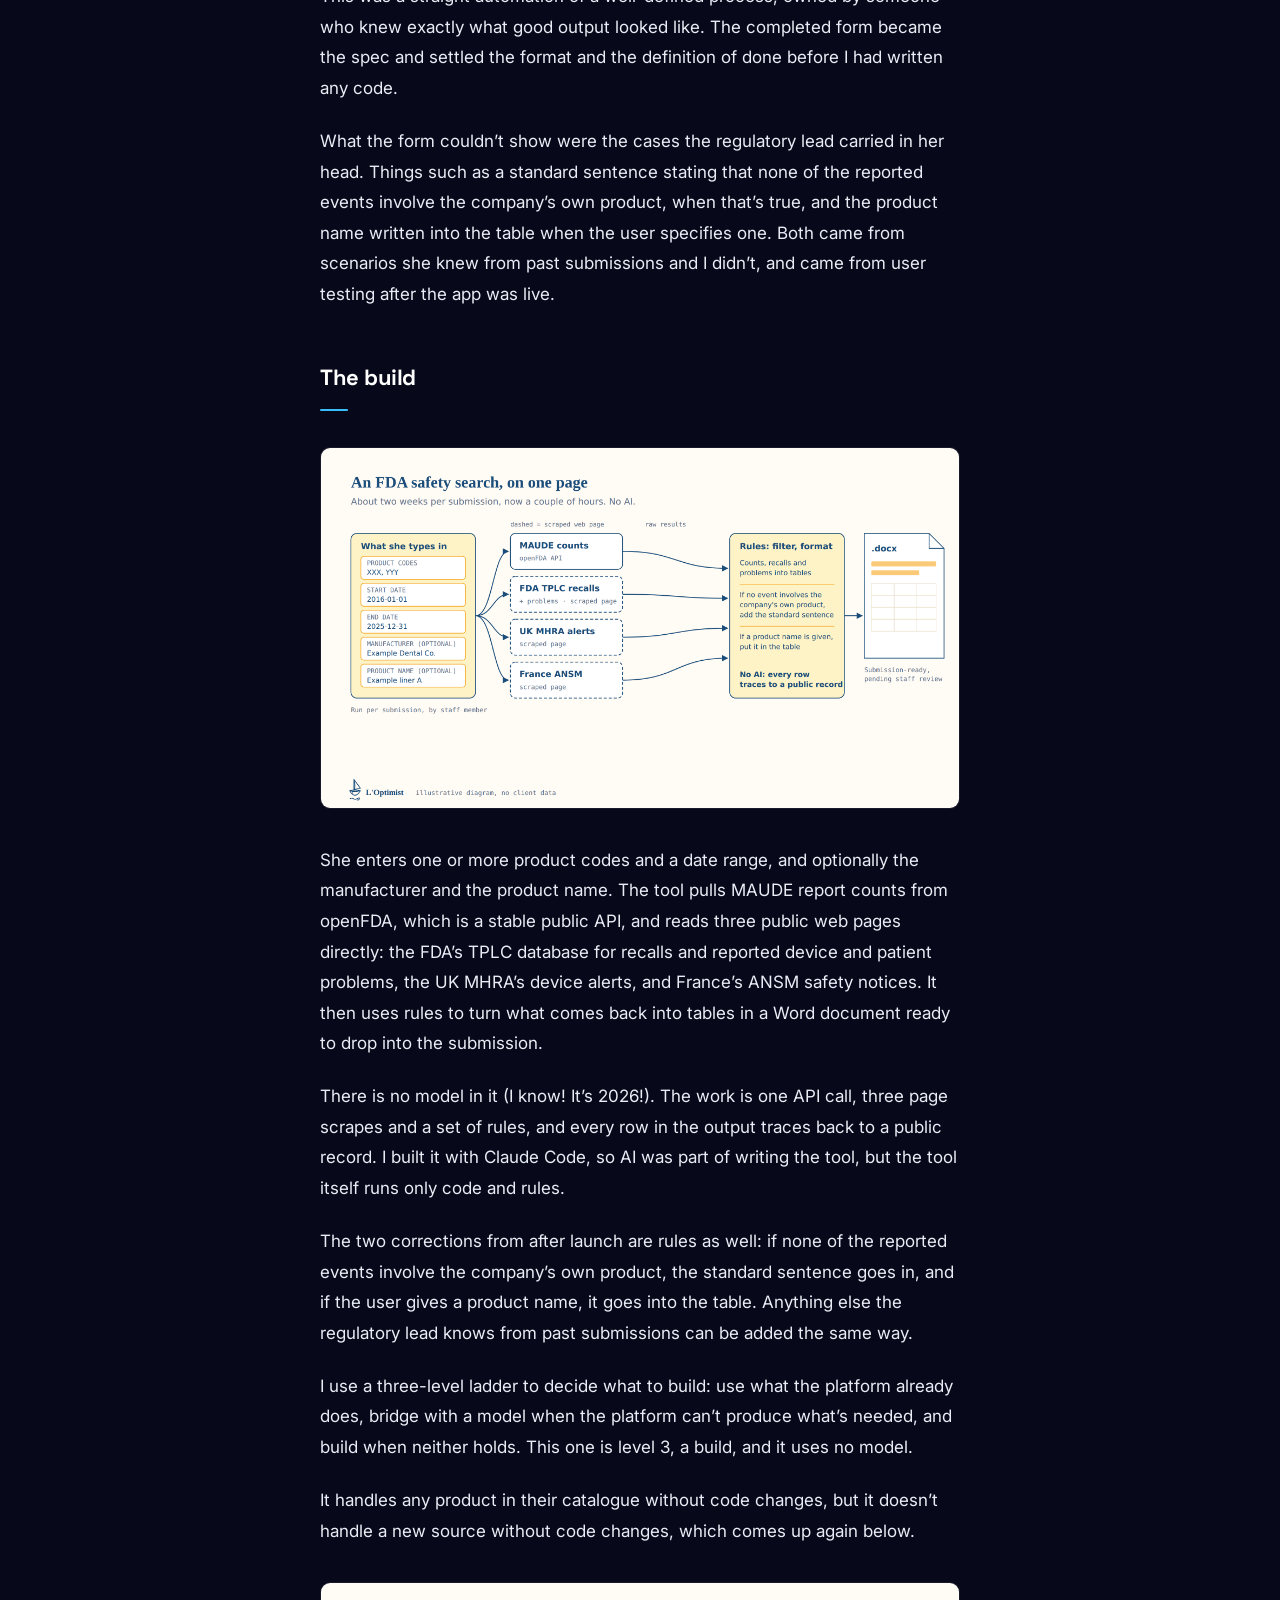
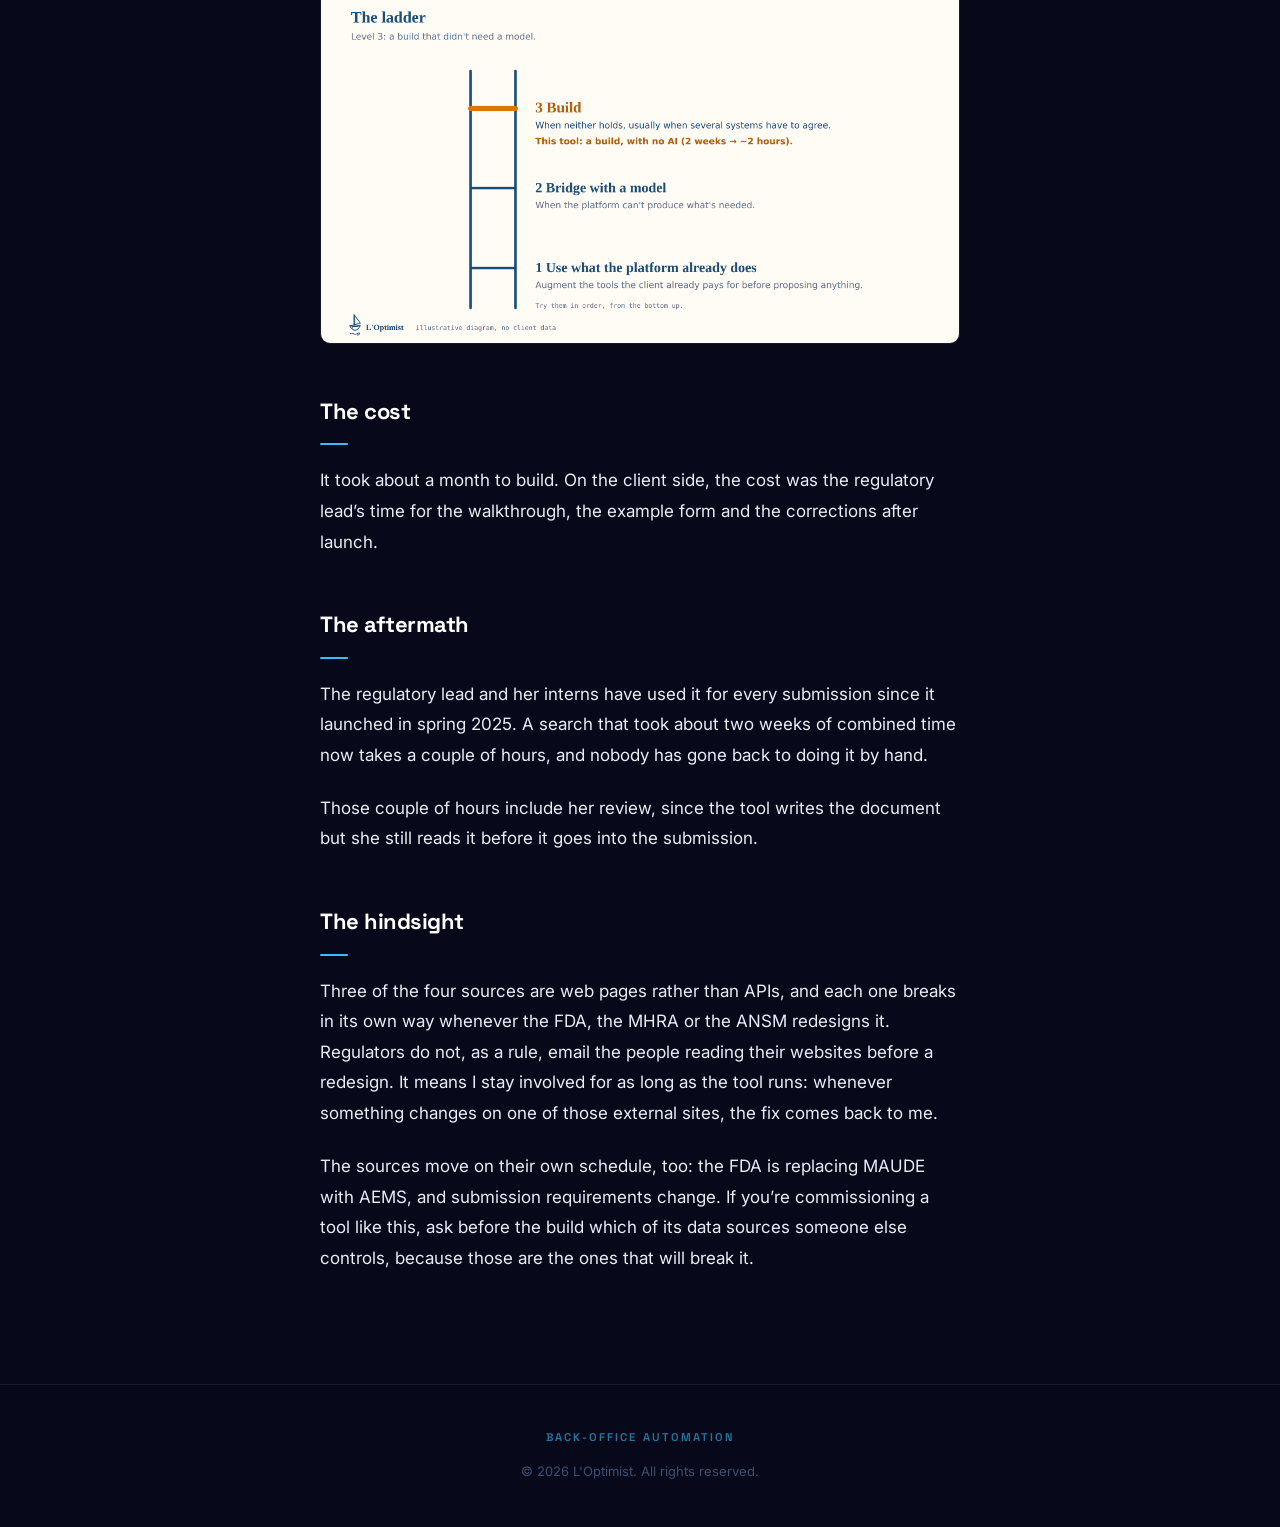
<file: writing/fda-safety-search/index.html>
<!DOCTYPE html>
<html lang="en">
<head>
  <meta charset="UTF-8" />
  <meta name="viewport" content="width=device-width, initial-scale=1.0" />
  <title>Built with AI, runs without it: automating an FDA adverse event search | L'Optimist</title>
  <meta name="description" content="Here is how I built an automation to reduce the process’ time from about 2 weeks down to a few hours." />
  <link rel="canonical" href="https://www.l-optimist.com/writing/fda-safety-search/" />
  <meta property="og:type" content="article" />
  <meta property="og:site_name" content="L'Optimist" />
  <meta property="og:title" content="Built with AI, runs without it: automating an FDA adverse event search" />
  <meta property="og:description" content="Here is how I built an automation to reduce the process’ time from about 2 weeks down to a few hours." />
  <meta property="og:url" content="https://www.l-optimist.com/writing/fda-safety-search/" />
  <meta property="og:image" content="https://www.l-optimist.com/writing/img/fda-safety-search-diagram.png" />
  <meta property="og:image:width" content="2360" />
  <meta property="og:image:height" content="1330" />
  <meta property="og:image:alt" content="Diagram of the FDA safety search: product codes, a date range and an optional manufacturer and product name go in; MAUDE counts from the openFDA API and scraped FDA TPLC, UK MHRA and France ANSM pages come back; rules filter and format the results into a Word document." />
  <meta name="twitter:card" content="summary_large_image" />
  <meta property="article:published_time" content="2026-09-28" />
  <link rel="icon" type="image/png" href="/logo.png" />
  <link rel="stylesheet" href="/style.css" />
</head>
<body>
  <nav class="navbar">
    <a href="/" class="nav-brand">
      <img src="/logo.png" alt="L'Optimist" />
      <span>L'Optimist</span>
    </a>
    <div class="nav-links">
      <a href="/case-studies/" class="nav-link">Case studies</a>
      <a href="/blog/" class="nav-link">Blog</a>
      <a href="https://calendar.app.google/XCDZCrCstxe7Dhdy8" class="nav-link highlight" target="_blank" rel="noopener">Book an intro</a>
    </div>
  </nav>

  <main class="article">
    <a href="/blog/" class="article-back">&larr; Blog</a>
    <header class="article-header">
      <span class="work-tag">Case study</span>
      <h1>Built with AI, runs without it: automating an FDA adverse event search</h1>
      <p class="article-meta"><time datetime="2026-09-28">September 28, 2026</time></p>
    </header>
    <div class="article-body">
<p>When a medical device company submits a new product for certification, or an existing product for re-approval, someone has to show what the FDA’s public records say about the devices or ones like it, which means pulling recalls and adverse event reports, reading through them, and writing them up in the format the submission needs.</p>
<p>The process is fairly cumbersome and tedious, which is the polite way of saying it involves a lot of copying numbers out of government websites. Here is how I built an automation to reduce the process’ time from about 2 weeks down to a few hours.</p>
<h2>The situation</h2>
<p>The company is a dental device manufacturer with a large product line, and every submission needed an FDA safety search: the MAUDE adverse event reports, the recall history and reported problems relevant to the product, and safety notices from the UK and French regulators, all written up as a submission-ready document.</p>
<p>The regulatory lead did this herself, with help from interns when she had them, and a single submission took about two weeks of combined time between her and an intern. Audit and submission timelines are tight, and with the number of products the company carries, those two weeks came out of time she didn’t have, so the run-up to each submission was a stressful stretch for her.</p>
<h2>The ask</h2>
<p>My task was straightforward: go talk to the regulatory lead.</p>
<p>She walked me through the process she followed, step by step, and then showed me the completed form from a previous product’s submission.</p>
<h2>The discovery</h2>
<p>This was a straight automation of a well-defined process, owned by someone who knew exactly what good output looked like. The completed form became the spec and settled the format and the definition of done before I had written any code.</p>
<p>What the form couldn’t show were the cases the regulatory lead carried in her head. Things such as a standard sentence stating that none of the reported events involve the company’s own product, when that’s true, and the product name written into the table when the user specifies one. Both came from scenarios she knew from past submissions and I didn’t, and came from user testing after the app was live.</p>
<h2>The build</h2>
<figure><img src="/writing/img/fda-safety-search-diagram.png" alt="Diagram of the FDA safety search: product codes, a date range and an optional manufacturer and product name go in; MAUDE counts from the openFDA API and scraped FDA TPLC, UK MHRA and France ANSM pages come back; rules filter and format the results into a Word document." loading="lazy" /></figure>
<p>She enters one or more product codes and a date range, and optionally the manufacturer and the product name. The tool pulls MAUDE report counts from openFDA, which is a stable public API, and reads three public web pages directly: the FDA’s TPLC database for recalls and reported device and patient problems, the UK MHRA’s device alerts, and France’s ANSM safety notices. It then uses rules to turn what comes back into tables in a Word document ready to drop into the submission.</p>
<p>There is no model in it (I know! It’s 2026!). The work is one API call, three page scrapes and a set of rules, and every row in the output traces back to a public record. I built it with Claude Code, so AI was part of writing the tool, but the tool itself runs only code and rules.</p>
<p>The two corrections from after launch are rules as well: if none of the reported events involve the company’s own product, the standard sentence goes in, and if the user gives a product name, it goes into the table. Anything else the regulatory lead knows from past submissions can be added the same way.</p>
<p>I use a three-level ladder to decide what to build: use what the platform already does, bridge with a model when the platform can’t produce what’s needed, and build when neither holds. This one is level 3, a build, and it uses no model.</p>
<p>It handles any product in their catalogue without code changes, but it doesn’t handle a new source without code changes, which comes up again below.</p>
<figure><img src="/writing/img/fda-safety-search-ladder.png" alt="The ladder: 1, use what the platform already does; 2, bridge with a model; 3, build. This tool is level 3, a build with no AI." loading="lazy" /></figure>
<h2>The cost</h2>
<p>It took about a month to build. On the client side, the cost was the regulatory lead’s time for the walkthrough, the example form and the corrections after launch.</p>
<h2>The aftermath</h2>
<p>The regulatory lead and her interns have used it for every submission since it launched in spring 2025. A search that took about two weeks of combined time now takes a couple of hours, and nobody has gone back to doing it by hand.</p>
<p>Those couple of hours include her review, since the tool writes the document but she still reads it before it goes into the submission.</p>
<h2>The hindsight</h2>
<p>Three of the four sources are web pages rather than APIs, and each one breaks in its own way whenever the FDA, the MHRA or the ANSM redesigns it. Regulators do not, as a rule, email the people reading their websites before a redesign. It means I stay involved for as long as the tool runs: whenever something changes on one of those external sites, the fix comes back to me.</p>
<p>The sources move on their own schedule, too: the FDA is replacing MAUDE with AEMS, and submission requirements change. If you’re commissioning a tool like this, ask before the build which of its data sources someone else controls, because those are the ones that will break it.</p>
    </div>
  </main>

  <footer>
    <p class="footer-tagline">Back-office automation</p>
    <p>&copy; <span id="year"></span> L'Optimist. All rights reserved.</p>
  </footer>

  <script>
    document.getElementById("year").textContent = new Date().getFullYear();
  </script>
</body>
</html>
</file>
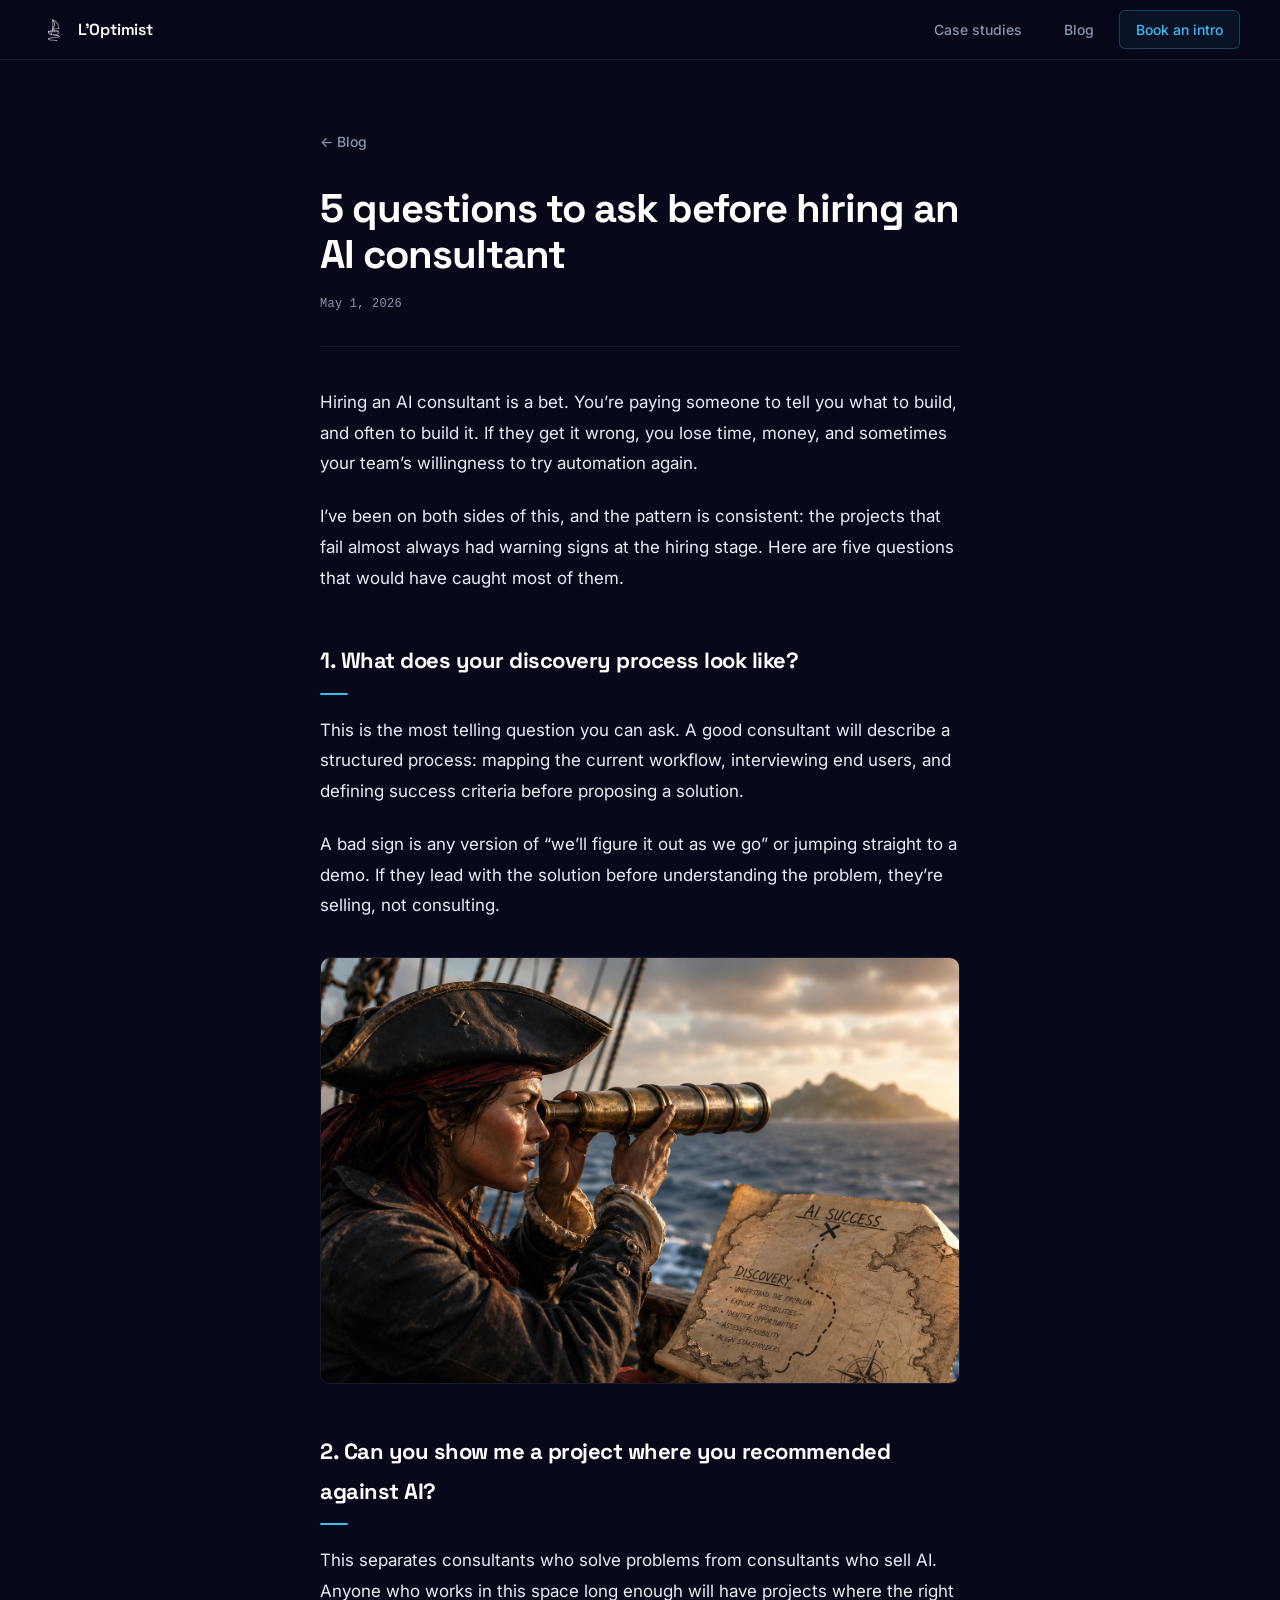
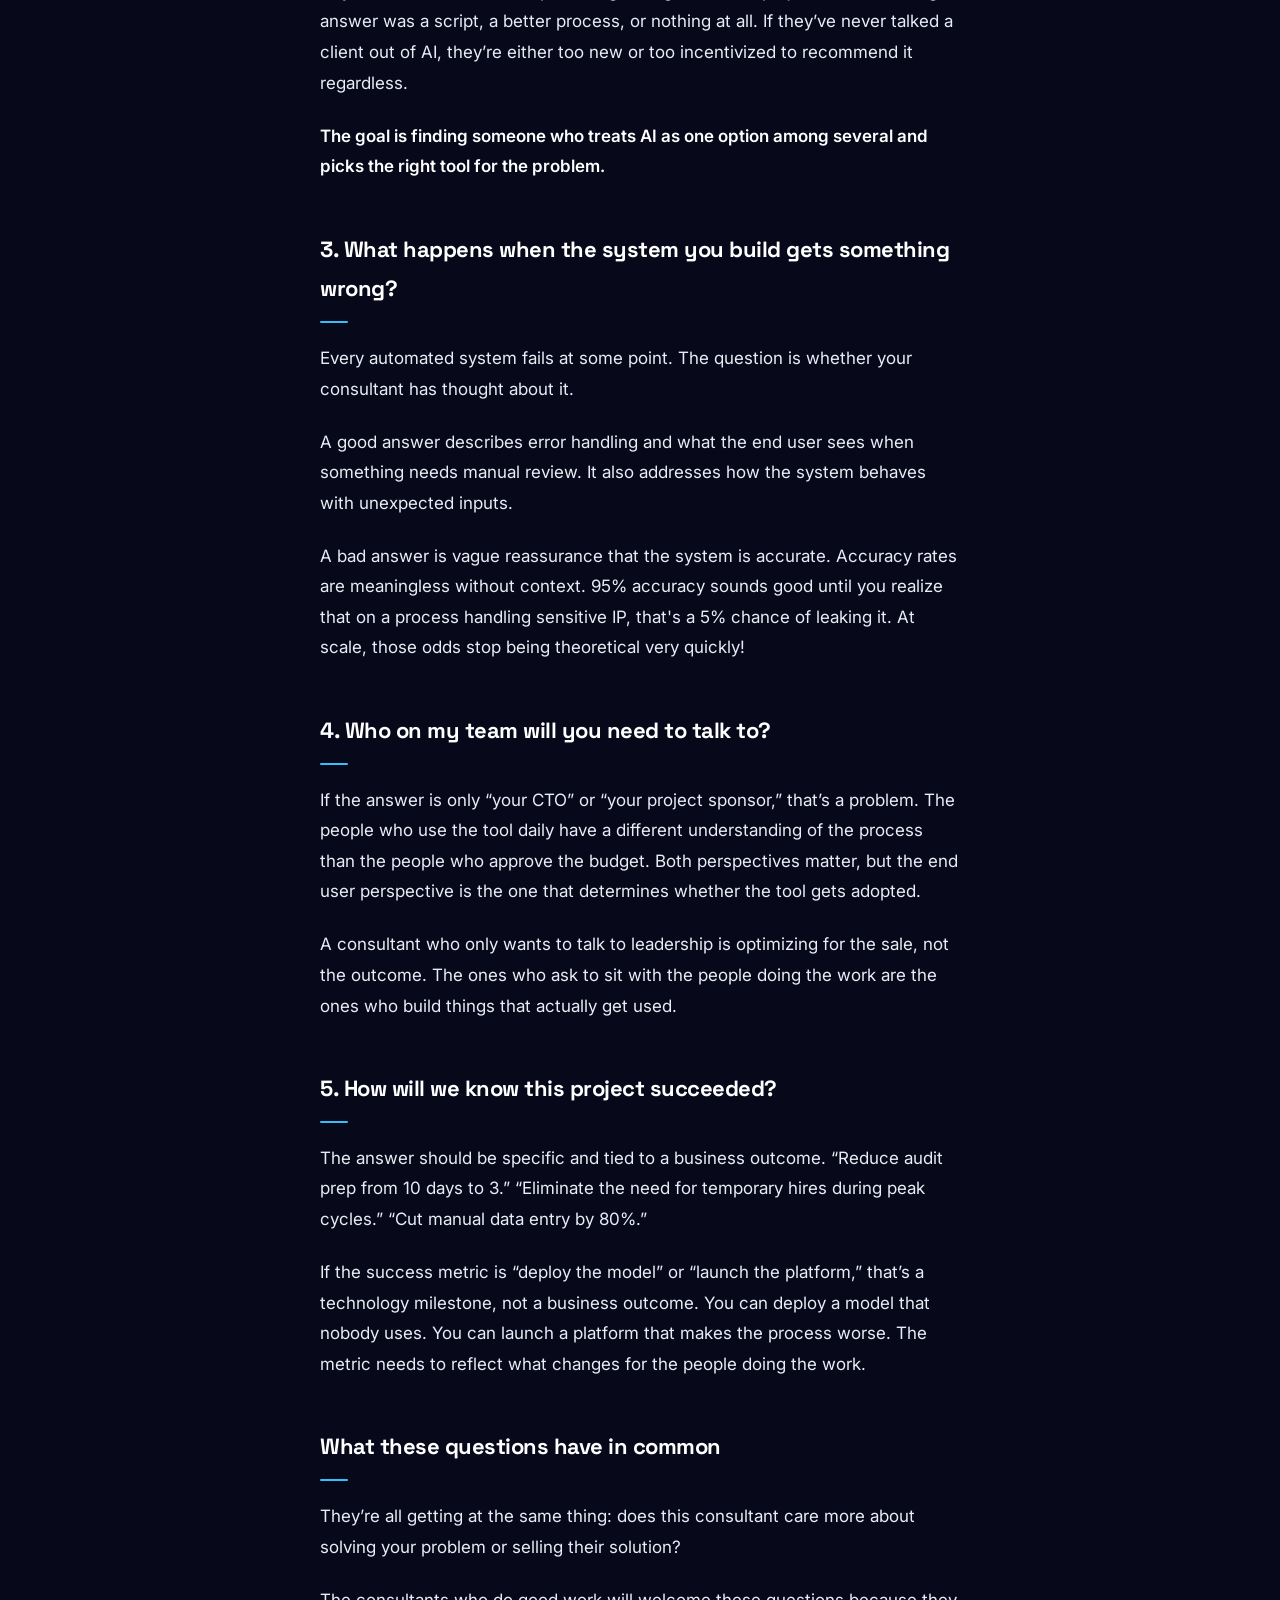
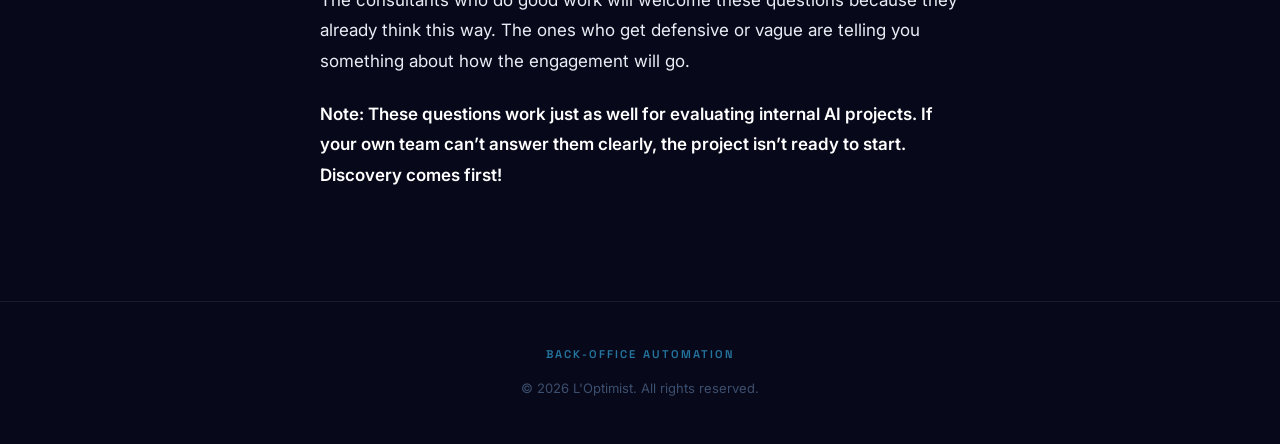
<file: writing/hiring-an-ai-consultant/index.html>
<!DOCTYPE html>
<html lang="en">
<head>
  <meta charset="UTF-8" />
  <meta name="viewport" content="width=device-width, initial-scale=1.0" />
  <title>5 questions to ask before hiring an AI consultant | L'Optimist</title>
  <meta name="description" content="Hiring an AI consultant is a bet. You’re paying someone to tell you what to build, and often to build it." />
  <link rel="canonical" href="https://www.l-optimist.com/writing/hiring-an-ai-consultant/" />
  <meta property="og:type" content="article" />
  <meta property="og:site_name" content="L'Optimist" />
  <meta property="og:title" content="5 questions to ask before hiring an AI consultant" />
  <meta property="og:description" content="Hiring an AI consultant is a bet. You’re paying someone to tell you what to build, and often to build it." />
  <meta property="og:url" content="https://www.l-optimist.com/writing/hiring-an-ai-consultant/" />
  <meta property="og:image" content="https://www.l-optimist.com/writing/img/hiring-an-ai-consultant.jpg" />
  <meta property="og:image:width" content="1536" />
  <meta property="og:image:height" content="1024" />
  <meta property="og:image:alt" content="Illustration of a pirate looking through a spyglass beside a map marked Discovery, with AI success marked by an X." />
  <meta name="twitter:card" content="summary_large_image" />
  <meta property="article:published_time" content="2026-05-01" />
  <link rel="icon" type="image/png" href="/logo.png" />
  <link rel="stylesheet" href="/style.css" />
</head>
<body>
  <nav class="navbar">
    <a href="/" class="nav-brand">
      <img src="/logo.png" alt="L'Optimist" />
      <span>L'Optimist</span>
    </a>
    <div class="nav-links">
      <a href="/case-studies/" class="nav-link">Case studies</a>
      <a href="/blog/" class="nav-link">Blog</a>
      <a href="https://calendar.app.google/XCDZCrCstxe7Dhdy8" class="nav-link highlight" target="_blank" rel="noopener">Book an intro</a>
    </div>
  </nav>

  <main class="article">
    <a href="/blog/" class="article-back">&larr; Blog</a>
    <header class="article-header">
      <h1>5 questions to ask before hiring an AI consultant</h1>
      <p class="article-meta"><time datetime="2026-05-01">May 1, 2026</time></p>
    </header>
    <div class="article-body">
<p>Hiring an AI consultant is a bet. You’re paying someone to tell you what to build, and often to build it. If they get it wrong, you lose time, money, and sometimes your team’s willingness to try automation again.</p>
<p>I’ve been on both sides of this, and the pattern is consistent: the projects that fail almost always had warning signs at the hiring stage. Here are five questions that would have caught most of them.</p>
<h2>1. What does your discovery process look like?</h2>
<p>This is the most telling question you can ask. A good consultant will describe a structured process: mapping the current workflow, interviewing end users, and defining success criteria before proposing a solution.</p>
<p>A bad sign is any version of “we’ll figure it out as we go” or jumping straight to a demo. If they lead with the solution before understanding the problem, they’re selling, not consulting.</p>
<figure><img src="/writing/img/hiring-an-ai-consultant.jpg" alt="Illustration of a pirate looking through a spyglass beside a map marked Discovery, with AI success marked by an X." loading="lazy" /></figure>
<h2>2. Can you show me a project where you recommended against AI?</h2>
<p>This separates consultants who solve problems from consultants who sell AI. Anyone who works in this space long enough will have projects where the right answer was a script, a better process, or nothing at all. If they’ve never talked a client out of AI, they’re either too new or too incentivized to recommend it regardless.</p>
<p><strong>The goal is finding someone who treats AI as one option among several and picks the right tool for the problem.</strong></p>
<h2>3. What happens when the system you build gets something wrong?</h2>
<p>Every automated system fails at some point. The question is whether your consultant has thought about it.</p>
<p>A good answer describes error handling and what the end user sees when something needs manual review. It also addresses how the system behaves with unexpected inputs.</p>
<p>A bad answer is vague reassurance that the system is accurate. Accuracy rates are meaningless without context. 95% accuracy sounds good until you realize that on a process handling sensitive IP, that's a 5% chance of leaking it. At scale, those odds stop being theoretical very quickly!</p>
<h2>4. Who on my team will you need to talk to?</h2>
<p>If the answer is only “your CTO” or “your project sponsor,” that’s a problem. The people who use the tool daily have a different understanding of the process than the people who approve the budget. Both perspectives matter, but the end user perspective is the one that determines whether the tool gets adopted.</p>
<p>A consultant who only wants to talk to leadership is optimizing for the sale, not the outcome. The ones who ask to sit with the people doing the work are the ones who build things that actually get used.</p>
<h2>5. How will we know this project succeeded?</h2>
<p>The answer should be specific and tied to a business outcome. “Reduce audit prep from 10 days to 3.” “Eliminate the need for temporary hires during peak cycles.” “Cut manual data entry by 80%.”</p>
<p>If the success metric is “deploy the model” or “launch the platform,” that’s a technology milestone, not a business outcome. You can deploy a model that nobody uses. You can launch a platform that makes the process worse. The metric needs to reflect what changes for the people doing the work.</p>
<h2>What these questions have in common</h2>
<p>They’re all getting at the same thing: does this consultant care more about solving your problem or selling their solution?</p>
<p>The consultants who do good work will welcome these questions because they already think this way. The ones who get defensive or vague are telling you something about how the engagement will go.</p>
<p><strong>Note: These questions work just as well for evaluating internal AI projects. If your own team can’t answer them clearly, the project isn’t ready to start. Discovery comes first!</strong></p>
    </div>
  </main>

  <footer>
    <p class="footer-tagline">Back-office automation</p>
    <p>&copy; <span id="year"></span> L'Optimist. All rights reserved.</p>
  </footer>

  <script>
    document.getElementById("year").textContent = new Date().getFullYear();
  </script>
</body>
</html>
</file>
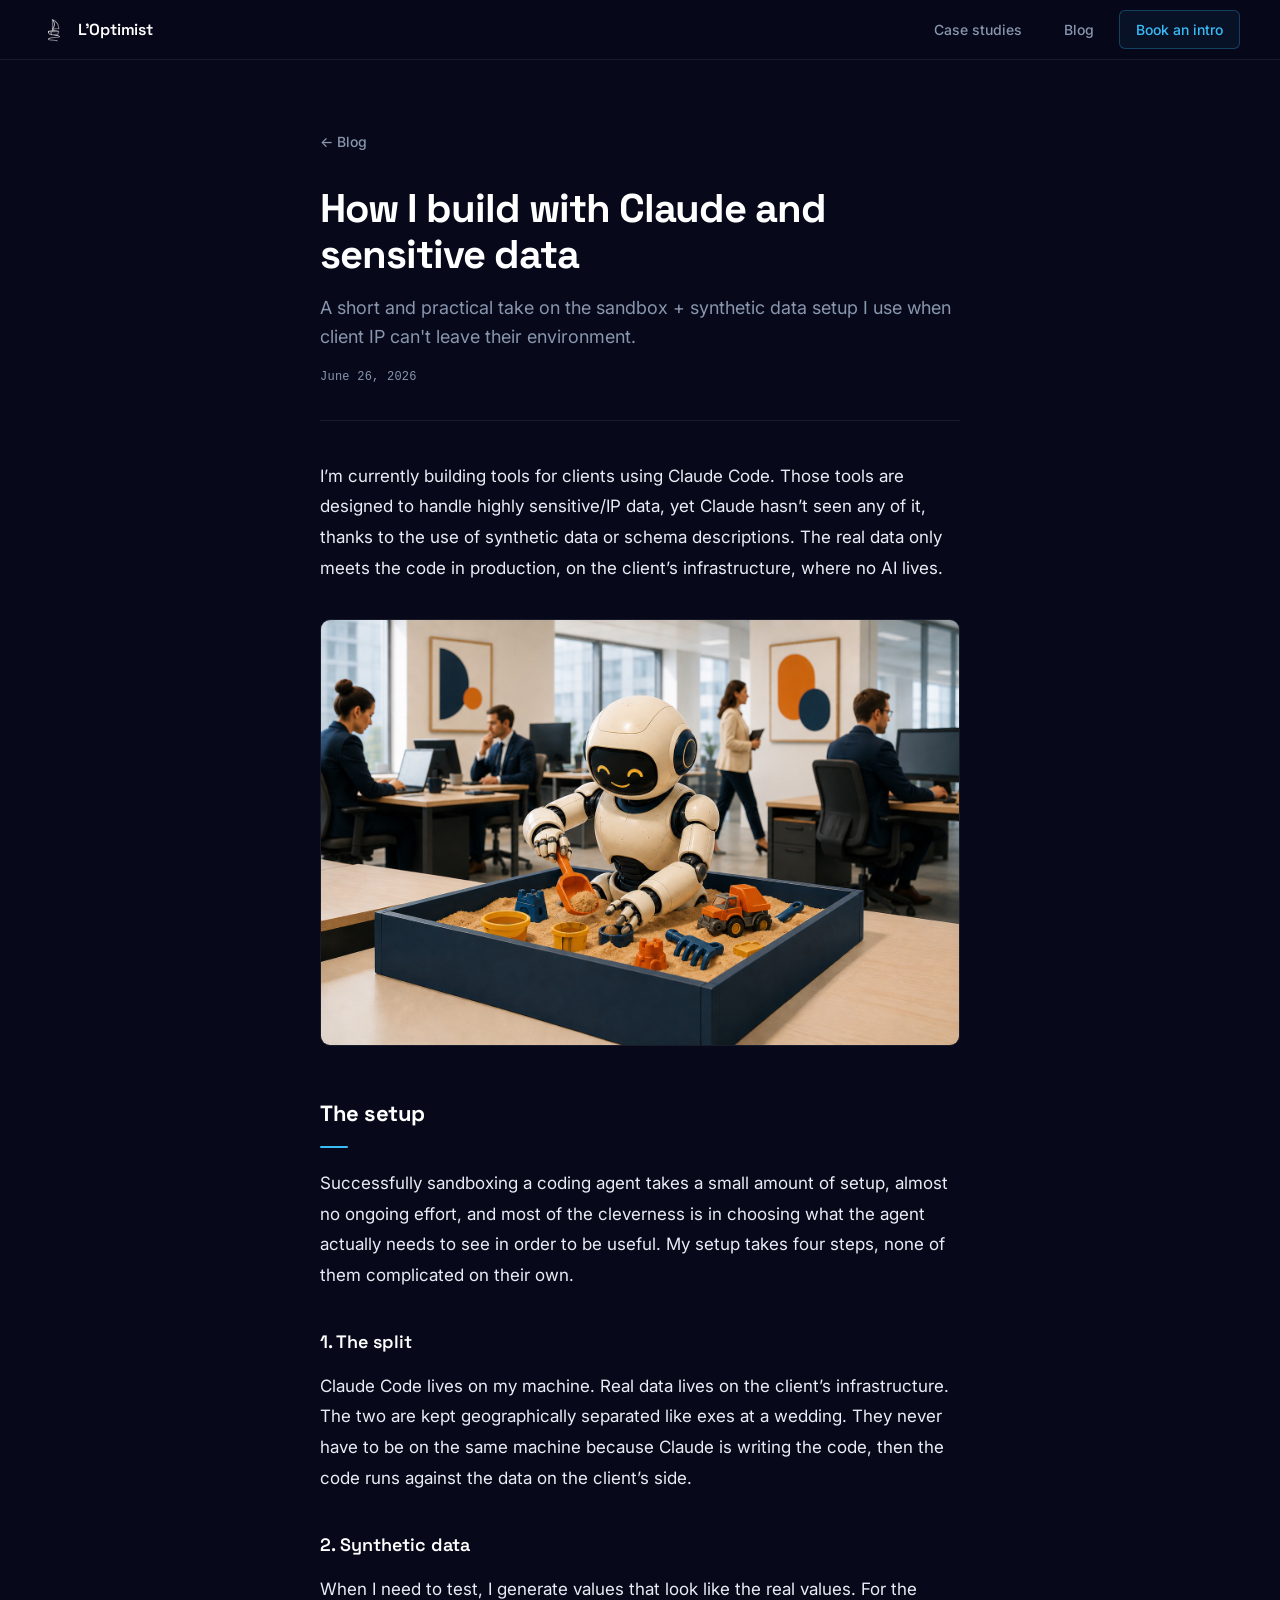
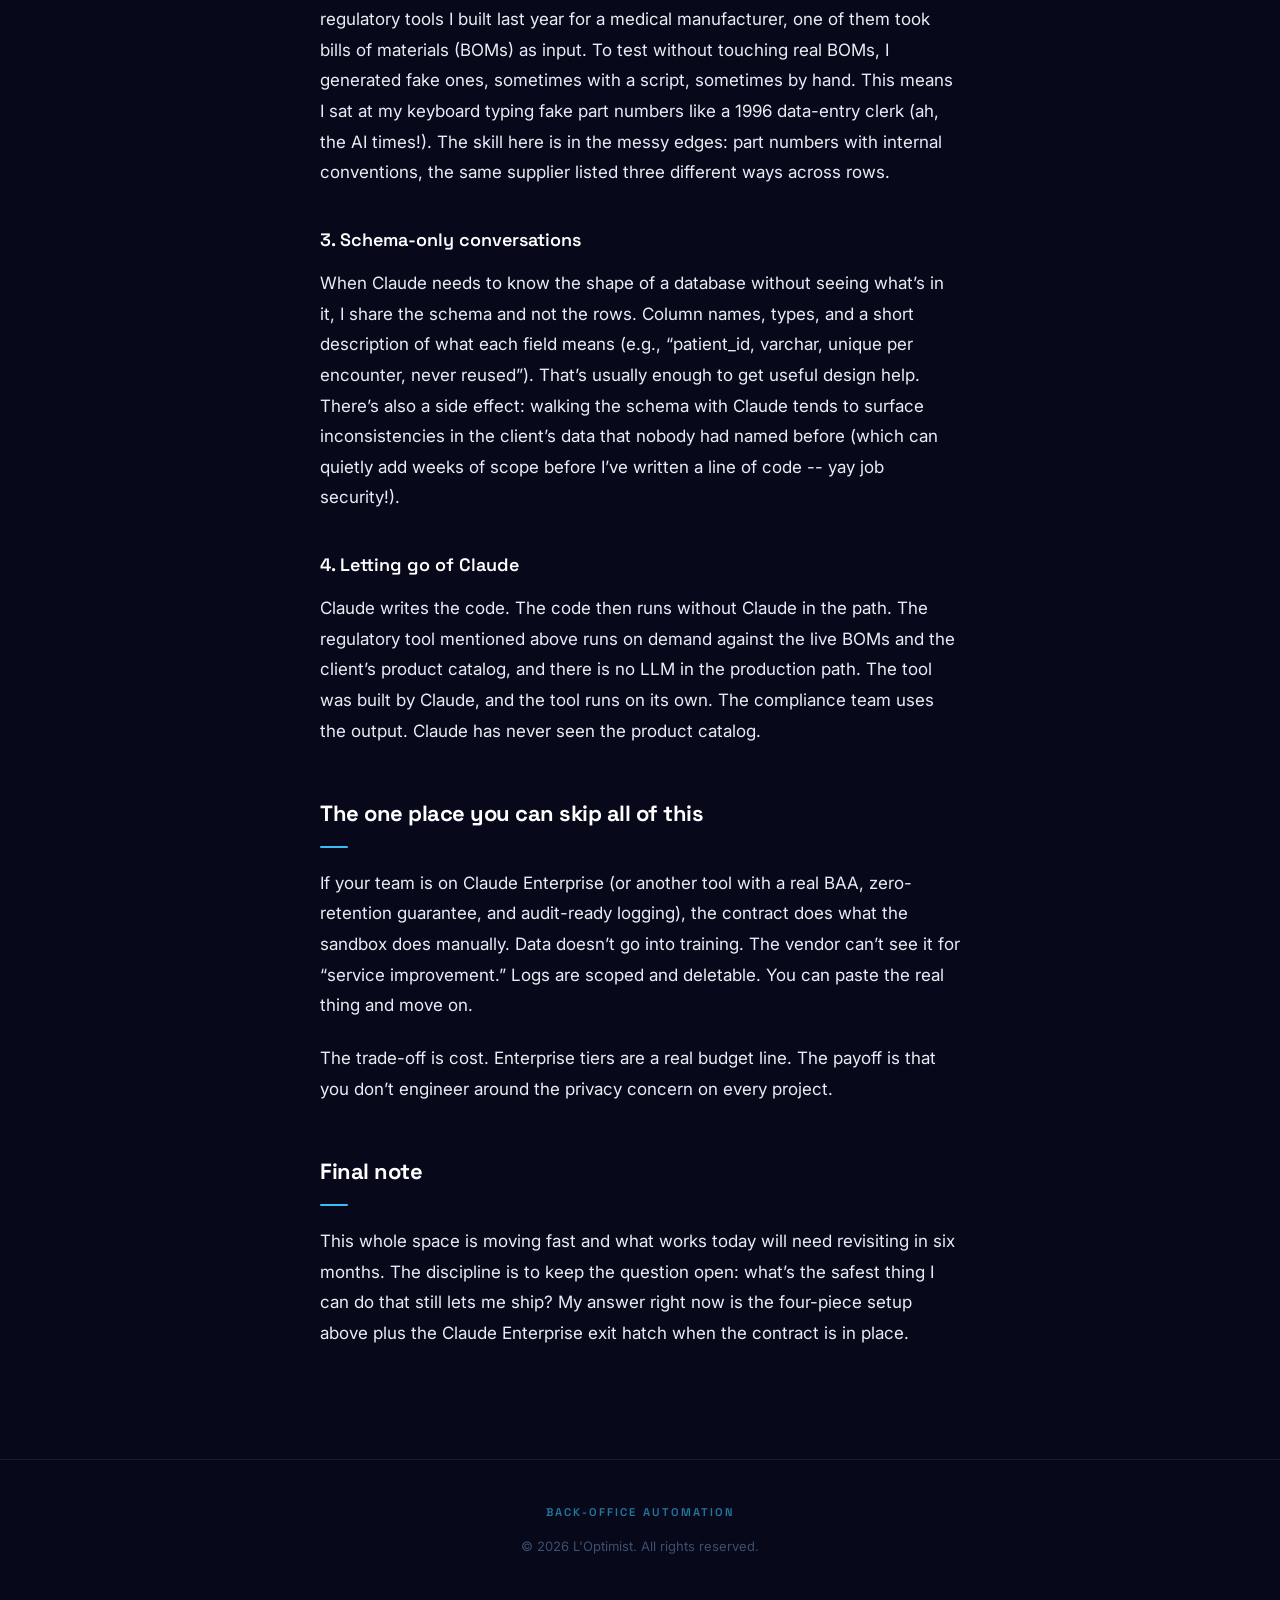
<file: writing/sensitive-data/index.html>
<!DOCTYPE html>
<html lang="en">
<head>
  <meta charset="UTF-8" />
  <meta name="viewport" content="width=device-width, initial-scale=1.0" />
  <title>How I build with Claude and sensitive data | L'Optimist</title>
  <meta name="description" content="A short and practical take on the sandbox + synthetic data setup I use when client IP can&#x27;t leave their environment." />
  <link rel="canonical" href="https://www.l-optimist.com/writing/sensitive-data/" />
  <meta property="og:type" content="article" />
  <meta property="og:site_name" content="L'Optimist" />
  <meta property="og:title" content="How I build with Claude and sensitive data" />
  <meta property="og:description" content="A short and practical take on the sandbox + synthetic data setup I use when client IP can&#x27;t leave their environment." />
  <meta property="og:url" content="https://www.l-optimist.com/writing/sensitive-data/" />
  <meta property="og:image" content="https://www.l-optimist.com/writing/img/sensitive-data.jpg" />
  <meta property="og:image:width" content="1536" />
  <meta property="og:image:height" content="1024" />
  <meta property="og:image:alt" content="Illustration of a robot playing in a sandbox on a desk in an office." />
  <meta name="twitter:card" content="summary_large_image" />
  <meta property="article:published_time" content="2026-06-26" />
  <link rel="icon" type="image/png" href="/logo.png" />
  <link rel="stylesheet" href="/style.css" />
</head>
<body>
  <nav class="navbar">
    <a href="/" class="nav-brand">
      <img src="/logo.png" alt="L'Optimist" />
      <span>L'Optimist</span>
    </a>
    <div class="nav-links">
      <a href="/case-studies/" class="nav-link">Case studies</a>
      <a href="/blog/" class="nav-link">Blog</a>
      <a href="https://calendar.app.google/XCDZCrCstxe7Dhdy8" class="nav-link highlight" target="_blank" rel="noopener">Book an intro</a>
    </div>
  </nav>

  <main class="article">
    <a href="/blog/" class="article-back">&larr; Blog</a>
    <header class="article-header">
      <h1>How I build with Claude and sensitive data</h1>
      <p class="article-dek">A short and practical take on the sandbox + synthetic data setup I use when client IP can't leave their environment.</p>
      <p class="article-meta"><time datetime="2026-06-26">June 26, 2026</time></p>
    </header>
    <div class="article-body">
<p>I’m currently building tools for clients using Claude Code. Those tools are designed to handle highly sensitive/IP data, yet Claude hasn’t seen any of it, thanks to the use of synthetic data or schema descriptions. The real data only meets the code in production, on the client’s infrastructure, where no AI lives.</p>
<figure><img src="/writing/img/sensitive-data.jpg" alt="Illustration of a robot playing in a sandbox on a desk in an office." loading="lazy" /></figure>
<h2>The setup</h2>
<p>Successfully sandboxing a coding agent takes a small amount of setup, almost no ongoing effort, and most of the cleverness is in choosing what the agent actually needs to see in order to be useful. My setup takes four steps, none of them complicated on their own.</p>
<h3>1. The split</h3>
<p>Claude Code lives on my machine. Real data lives on the client’s infrastructure. The two are kept geographically separated like exes at a wedding. They never have to be on the same machine because Claude is writing the code, then the code runs against the data on the client’s side.</p>
<h3>2. Synthetic data</h3>
<p>When I need to test, I generate values that look like the real values. For the regulatory tools I built last year for a medical manufacturer, one of them took bills of materials (BOMs) as input. To test without touching real BOMs, I generated fake ones, sometimes with a script, sometimes by hand. This means I sat at my keyboard typing fake part numbers like a 1996 data-entry clerk (ah, the AI times!). The skill here is in the messy edges: part numbers with internal conventions, the same supplier listed three different ways across rows.</p>
<h3>3. Schema-only conversations</h3>
<p>When Claude needs to know the shape of a database without seeing what’s in it, I share the schema and not the rows. Column names, types, and a short description of what each field means (e.g., “patient_id, varchar, unique per encounter, never reused”). That’s usually enough to get useful design help. There’s also a side effect: walking the schema with Claude tends to surface inconsistencies in the client’s data that nobody had named before (which can quietly add weeks of scope before I’ve written a line of code -- yay job security!).</p>
<h3>4. Letting go of Claude</h3>
<p>Claude writes the code. The code then runs without Claude in the path. The regulatory tool mentioned above runs on demand against the live BOMs and the client’s product catalog, and there is no LLM in the production path. The tool was built by Claude, and the tool runs on its own. The compliance team uses the output. Claude has never seen the product catalog.</p>
<h2>The one place you can skip all of this</h2>
<p>If your team is on Claude Enterprise (or another tool with a real BAA, zero-retention guarantee, and audit-ready logging), the contract does what the sandbox does manually. Data doesn’t go into training. The vendor can’t see it for “service improvement.” Logs are scoped and deletable. You can paste the real thing and move on.</p>
<p>The trade-off is cost. Enterprise tiers are a real budget line. The payoff is that you don’t engineer around the privacy concern on every project.</p>
<h2>Final note</h2>
<p>This whole space is moving fast and what works today will need revisiting in six months. The discipline is to keep the question open: what’s the safest thing I can do that still lets me ship? My answer right now is the four-piece setup above plus the Claude Enterprise exit hatch when the contract is in place.</p>
    </div>
  </main>

  <footer>
    <p class="footer-tagline">Back-office automation</p>
    <p>&copy; <span id="year"></span> L'Optimist. All rights reserved.</p>
  </footer>

  <script>
    document.getElementById("year").textContent = new Date().getFullYear();
  </script>
</body>
</html>
</file>
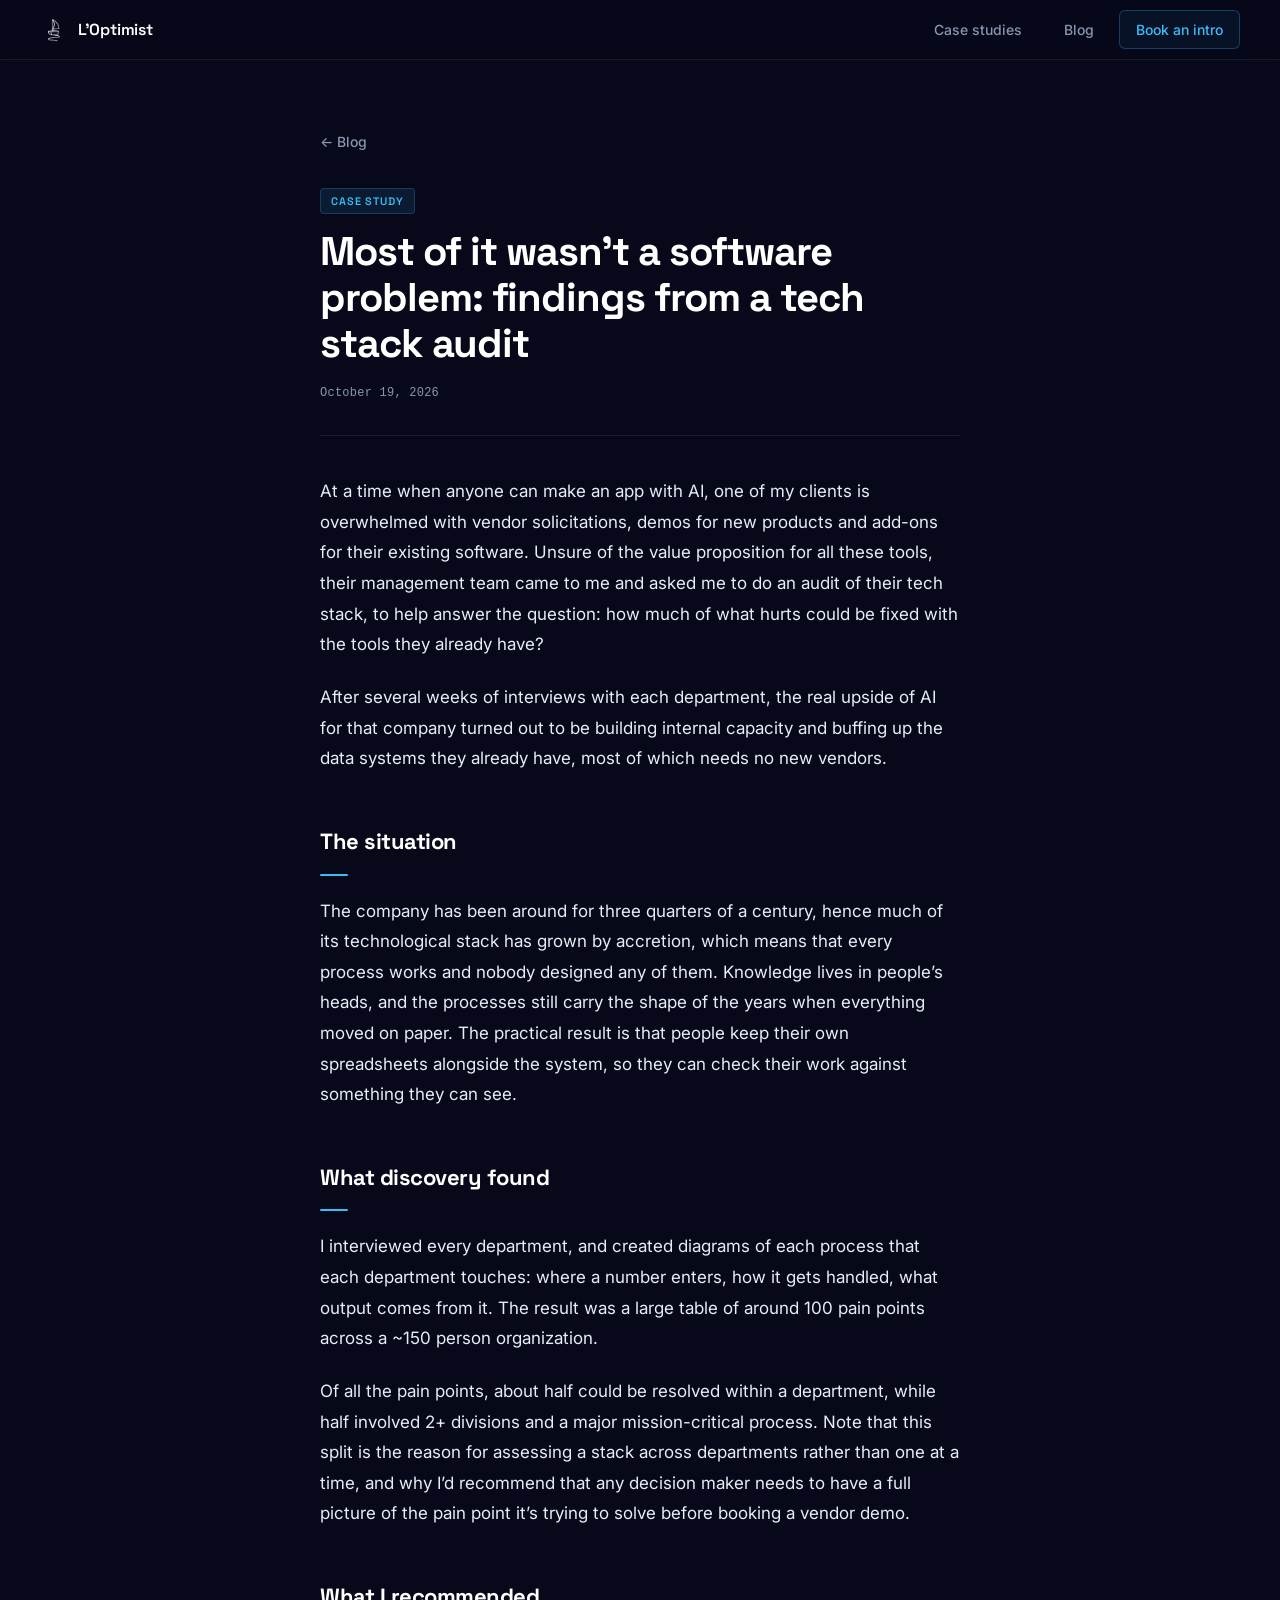
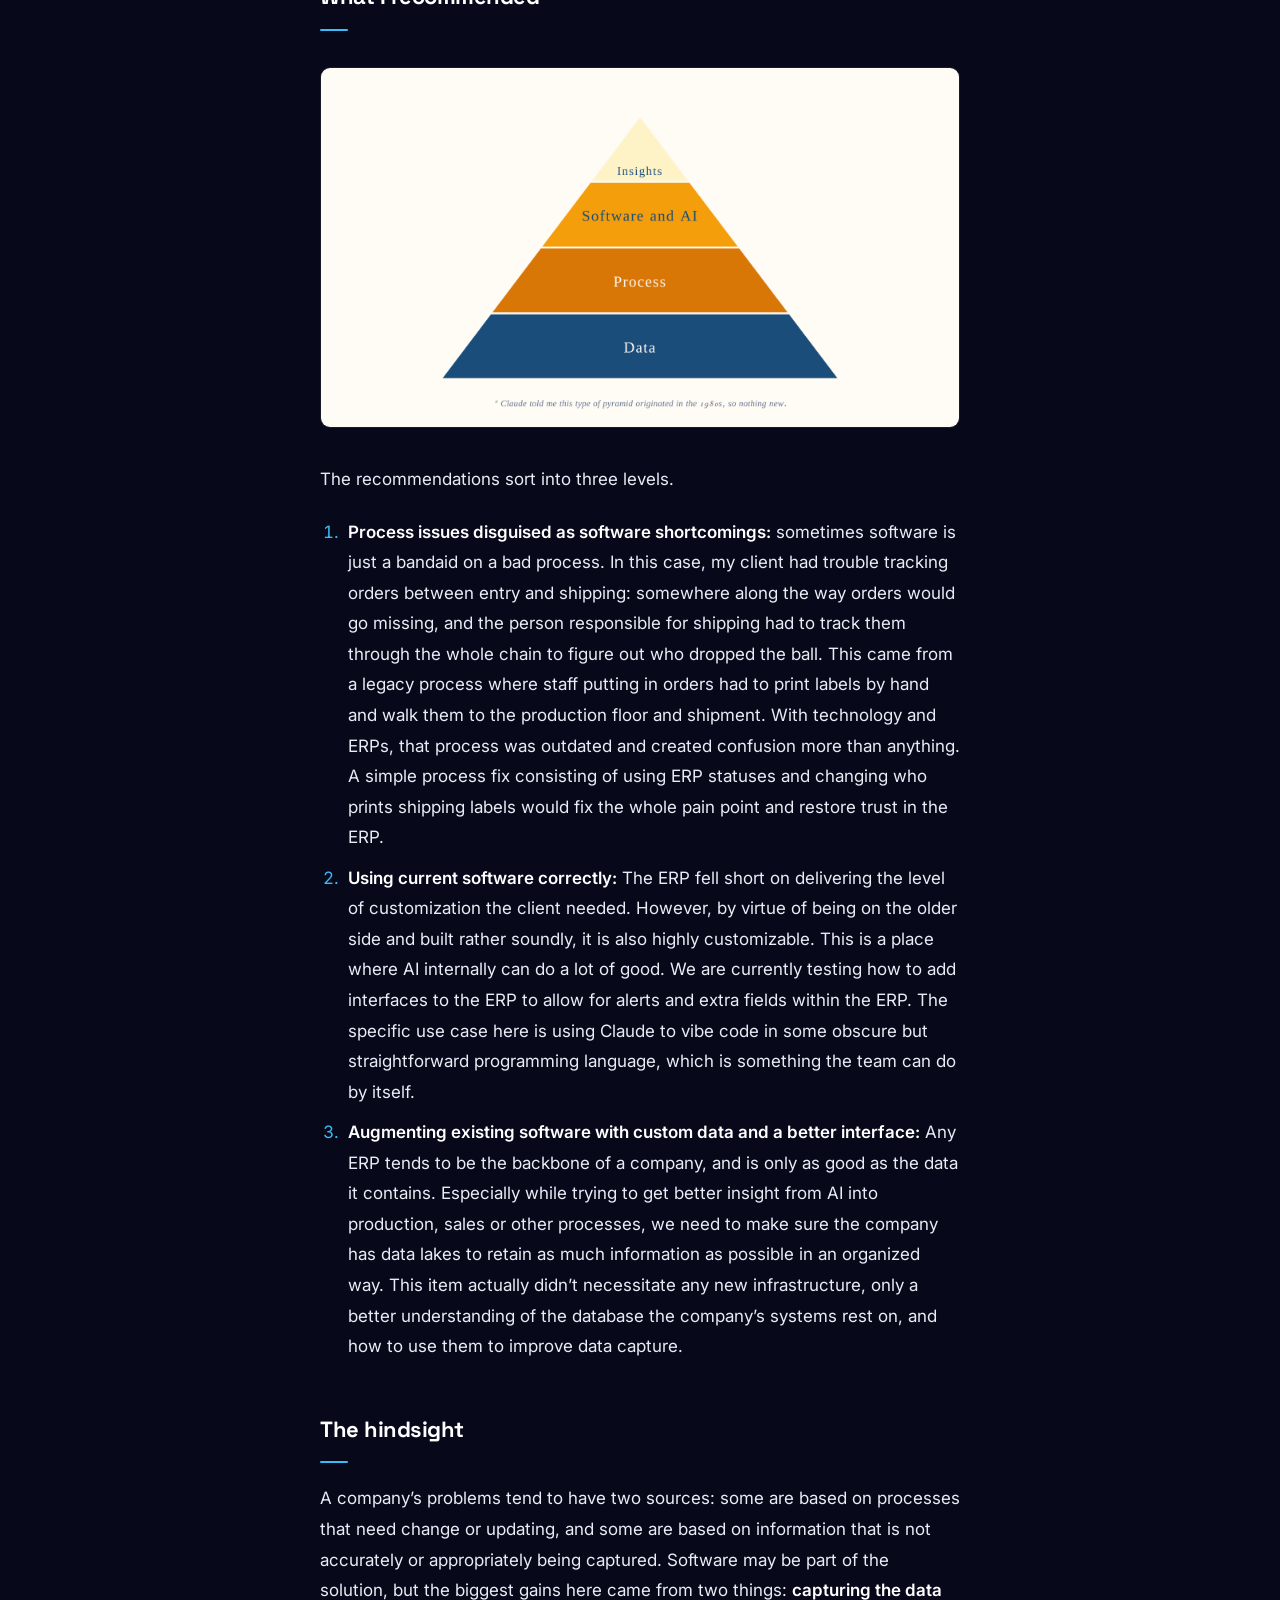
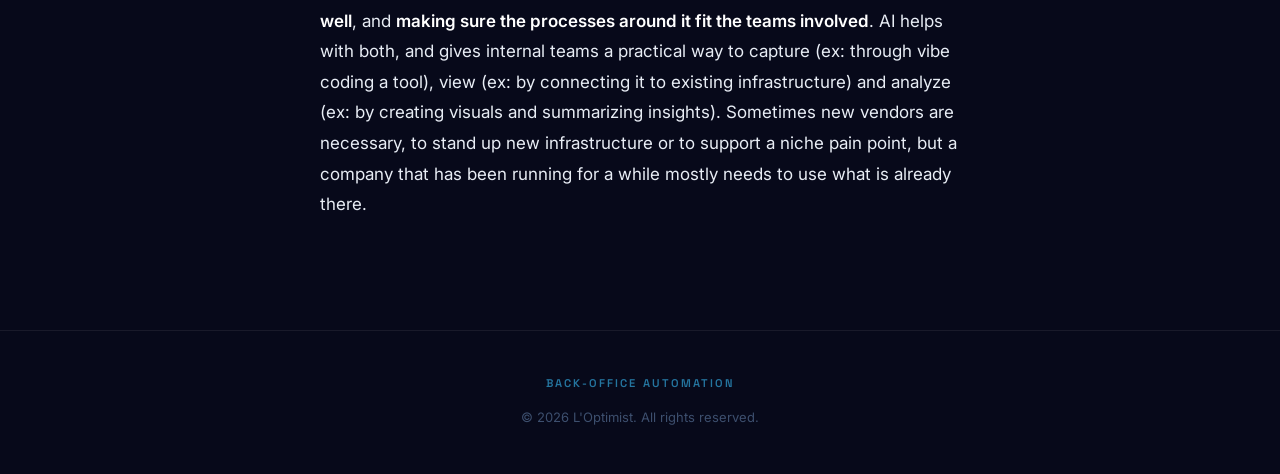
<file: writing/tech-stack-audit/index.html>
<!DOCTYPE html>
<html lang="en">
<head>
  <meta charset="UTF-8" />
  <meta name="viewport" content="width=device-width, initial-scale=1.0" />
  <title>Most of it wasn’t a software problem: findings from a tech stack audit | L'Optimist</title>
  <meta name="description" content="After several weeks of interviews with each department, the real upside of AI for that company turned out to be building internal capacity and buffing up the data systems they already have, most of which needs no new vendors." />
  <link rel="canonical" href="https://www.l-optimist.com/writing/tech-stack-audit/" />
  <meta property="og:type" content="article" />
  <meta property="og:site_name" content="L'Optimist" />
  <meta property="og:title" content="Most of it wasn’t a software problem: findings from a tech stack audit" />
  <meta property="og:description" content="After several weeks of interviews with each department, the real upside of AI for that company turned out to be building internal capacity and buffing up the data systems they already have, most of which needs no new vendors." />
  <meta property="og:url" content="https://www.l-optimist.com/writing/tech-stack-audit/" />
  <meta property="og:image" content="https://www.l-optimist.com/writing/img/tech-stack-audit-pyramid.png" />
  <meta property="og:image:width" content="3200" />
  <meta property="og:image:height" content="1800" />
  <meta property="og:image:alt" content="Four-layer pyramid: data at the base, then process, then software and AI, with insights at the top." />
  <meta name="twitter:card" content="summary_large_image" />
  <meta property="article:published_time" content="2026-10-19" />
  <link rel="icon" type="image/png" href="/logo.png" />
  <link rel="stylesheet" href="/style.css" />
</head>
<body>
  <nav class="navbar">
    <a href="/" class="nav-brand">
      <img src="/logo.png" alt="L'Optimist" />
      <span>L'Optimist</span>
    </a>
    <div class="nav-links">
      <a href="/case-studies/" class="nav-link">Case studies</a>
      <a href="/blog/" class="nav-link">Blog</a>
      <a href="https://calendar.app.google/XCDZCrCstxe7Dhdy8" class="nav-link highlight" target="_blank" rel="noopener">Book an intro</a>
    </div>
  </nav>

  <main class="article">
    <a href="/blog/" class="article-back">&larr; Blog</a>
    <header class="article-header">
      <span class="work-tag">Case study</span>
      <h1>Most of it wasn’t a software problem: findings from a tech stack audit</h1>
      <p class="article-meta"><time datetime="2026-10-19">October 19, 2026</time></p>
    </header>
    <div class="article-body">
<p>At a time when anyone can make an app with AI, one of my clients is overwhelmed with vendor solicitations, demos for new products and add-ons for their existing software. Unsure of the value proposition for all these tools, their management team came to me and asked me to do an audit of their tech stack, to help answer the question: how much of what hurts could be fixed with the tools they already have?</p>
<p>After several weeks of interviews with each department, the real upside of AI for that company turned out to be building internal capacity and buffing up the data systems they already have, most of which needs no new vendors.</p>
<h2>The situation</h2>
<p>The company has been around for three quarters of a century, hence much of its technological stack has grown by accretion, which means that every process works and nobody designed any of them. Knowledge lives in people’s heads, and the processes still carry the shape of the years when everything moved on paper. The practical result is that people keep their own spreadsheets alongside the system, so they can check their work against something they can see.</p>
<h2>What discovery found</h2>
<p>I interviewed every department, and created diagrams of each process that each department touches: where a number enters, how it gets handled, what output comes from it. The result was a large table of around 100 pain points across a ~150 person organization.</p>
<p>Of all the pain points, about half could be resolved within a department, while half involved 2+ divisions and a major mission-critical process. Note that this split is the reason for assessing a stack across departments rather than one at a time, and why I’d recommend that any decision maker needs to have a full picture of the pain point it’s trying to solve before booking a vendor demo.</p>
<h2>What I recommended</h2>
<figure><img src="/writing/img/tech-stack-audit-pyramid.png" alt="Four-layer pyramid: data at the base, then process, then software and AI, with insights at the top." loading="lazy" /></figure>
<p>The recommendations sort into three levels.</p>
<ol><li><strong>Process issues disguised as software shortcomings:</strong> sometimes software is just a bandaid on a bad process. In this case, my client had trouble tracking orders between entry and shipping: somewhere along the way orders would go missing, and the person responsible for shipping had to track them through the whole chain to figure out who dropped the ball. This came from a legacy process where staff putting in orders had to print labels by hand and walk them to the production floor and shipment. With technology and ERPs, that process was outdated and created confusion more than anything. A simple process fix consisting of using ERP statuses and changing who prints shipping labels would fix the whole pain point and restore trust in the ERP.</li><li><strong>Using current software correctly:</strong> The ERP fell short on delivering the level of customization the client needed. However, by virtue of being on the older side and built rather soundly, it is also highly customizable. This is a place where AI internally can do a lot of good. We are currently testing how to add interfaces to the ERP to allow for alerts and extra fields within the ERP. The specific use case here is using Claude to vibe code in some obscure but straightforward programming language, which is something the team can do by itself.</li><li><strong>Augmenting existing software with custom data and a better interface:</strong> Any ERP tends to be the backbone of a company, and is only as good as the data it contains. Especially while trying to get better insight from AI into production, sales or other processes, we need to make sure the company has data lakes to retain as much information as possible in an organized way. This item actually didn’t necessitate any new infrastructure, only a better understanding of the database the company’s systems rest on, and how to use them to improve data capture.</li></ol>
<h2>The hindsight</h2>
<p>A company’s problems tend to have two sources: some are based on processes that need change or updating, and some are based on information that is not accurately or appropriately being captured. Software may be part of the solution, but the biggest gains here came from two things: <strong>capturing the data well</strong>, and <strong>making sure the processes around it fit the teams involved</strong>. AI helps with both, and gives internal teams a practical way to capture (ex: through vibe coding a tool), view (ex: by connecting it to existing infrastructure) and analyze (ex: by creating visuals and summarizing insights). Sometimes new vendors are necessary, to stand up new infrastructure or to support a niche pain point, but a company that has been running for a while mostly needs to use what is already there.</p>
    </div>
  </main>

  <footer>
    <p class="footer-tagline">Back-office automation</p>
    <p>&copy; <span id="year"></span> L'Optimist. All rights reserved.</p>
  </footer>

  <script>
    document.getElementById("year").textContent = new Date().getFullYear();
  </script>
</body>
</html>
</file>
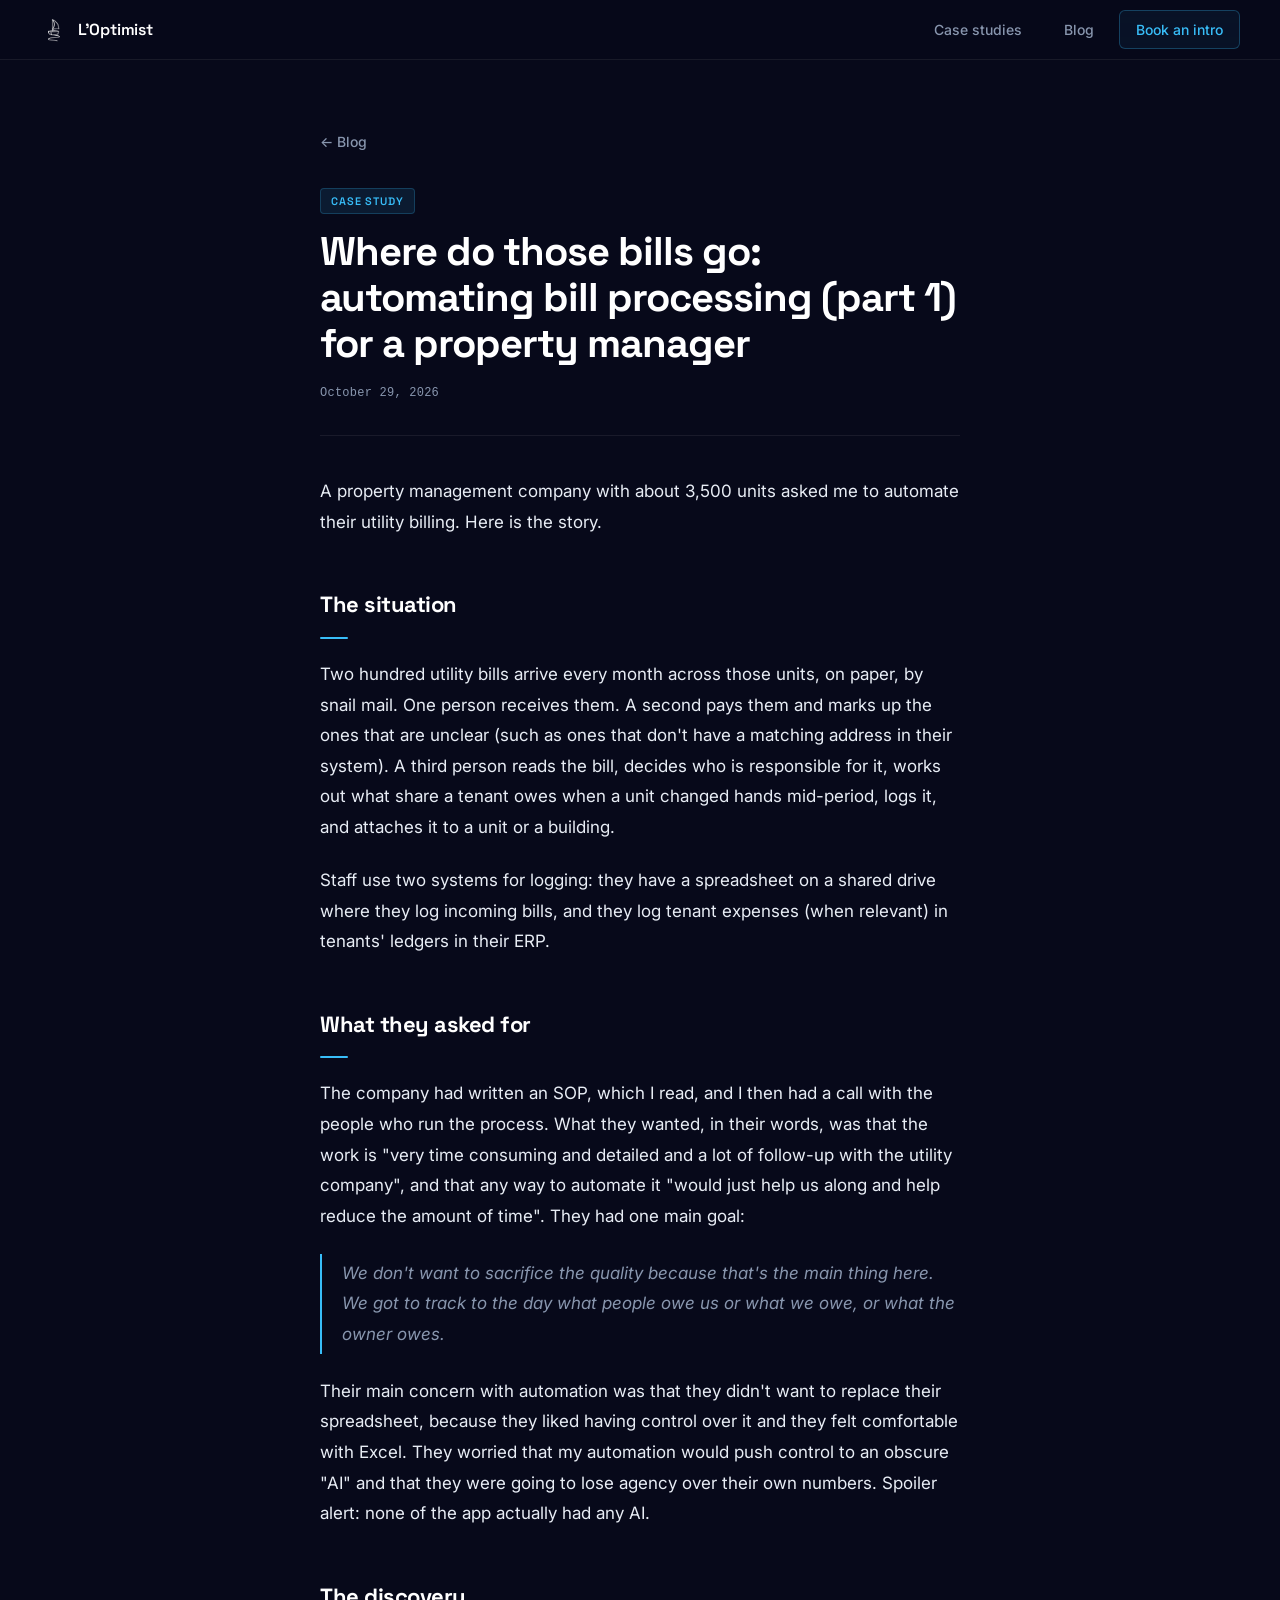
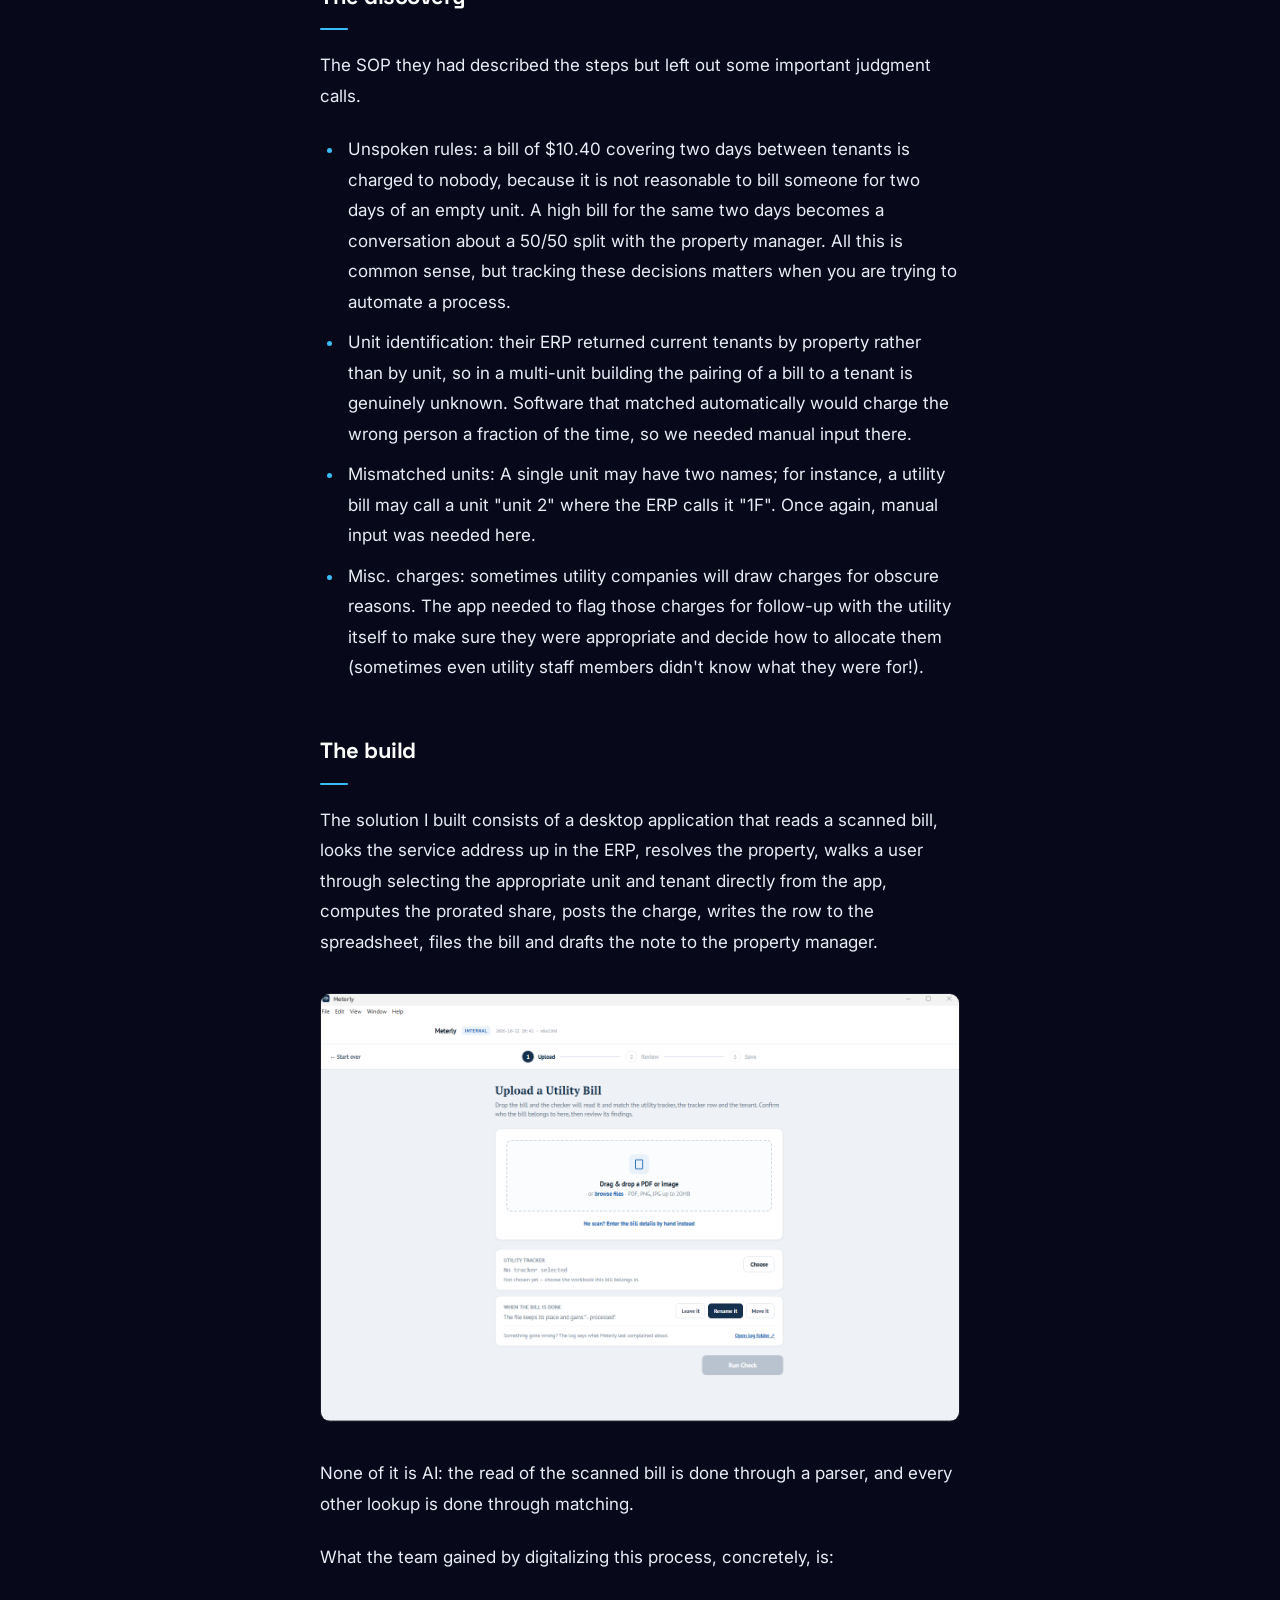
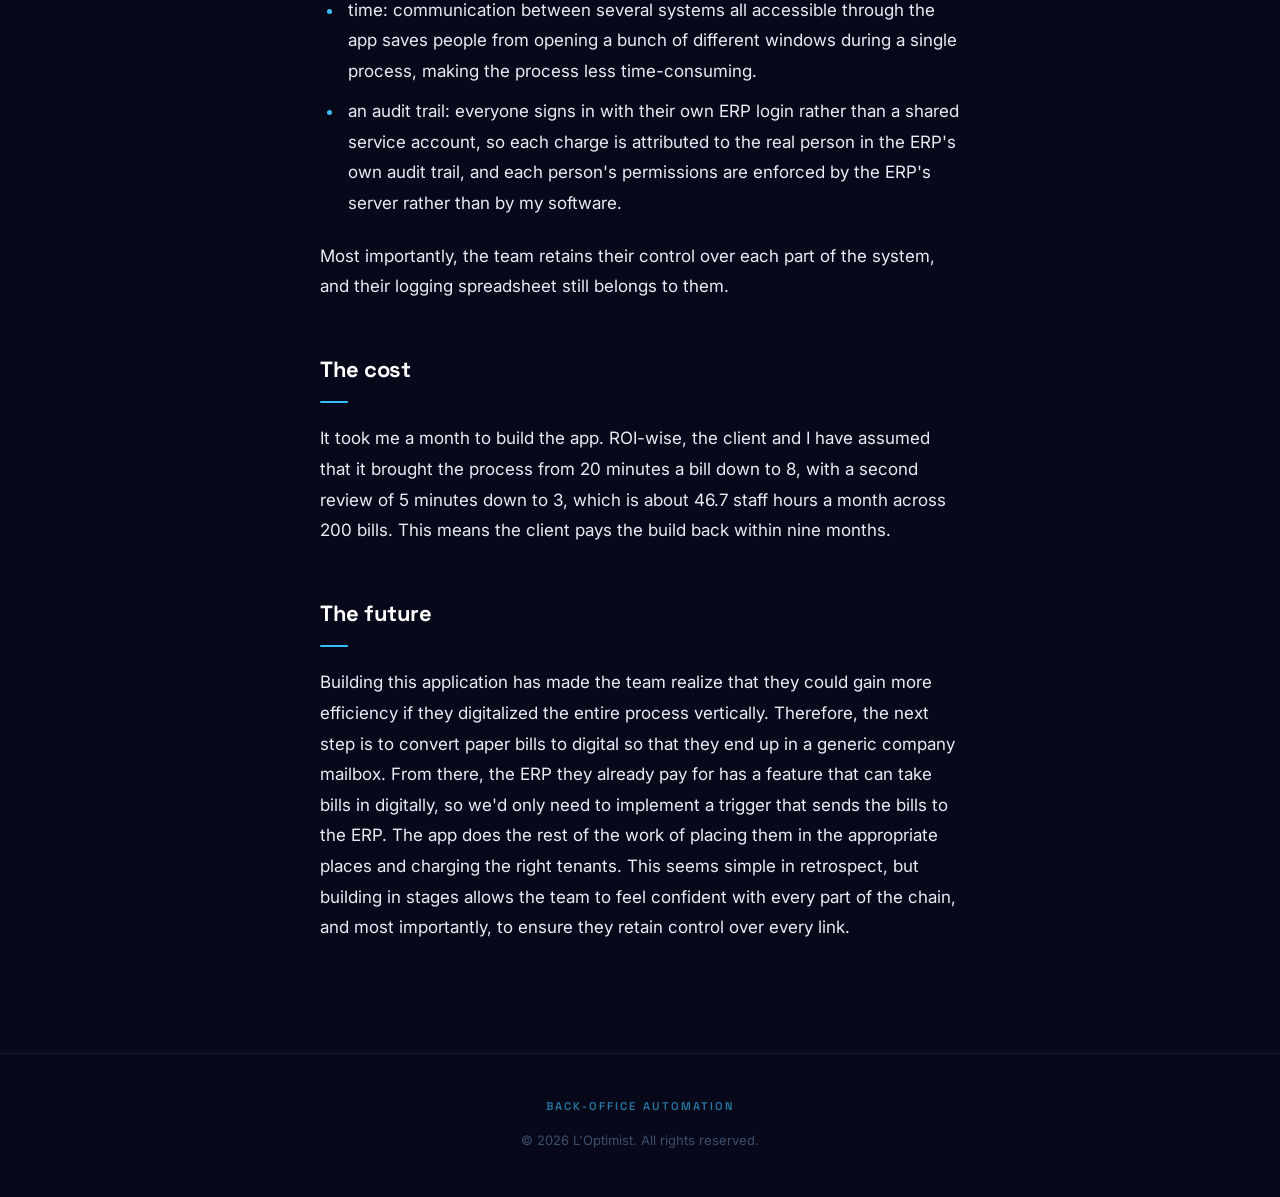
<file: writing/utility-bill-checker/index.html>
<!DOCTYPE html>
<html lang="en">
<head>
  <meta charset="UTF-8" />
  <meta name="viewport" content="width=device-width, initial-scale=1.0" />
  <title>Where do those bills go: automating bill processing (part 1) for a property manager | L'Optimist</title>
  <meta name="description" content="A property management company with about 3,500 units asked me to automate their utility billing. Here is the story." />
  <link rel="canonical" href="https://www.l-optimist.com/writing/utility-bill-checker/" />
  <meta property="og:type" content="article" />
  <meta property="og:site_name" content="L'Optimist" />
  <meta property="og:title" content="Where do those bills go: automating bill processing (part 1) for a property manager" />
  <meta property="og:description" content="A property management company with about 3,500 units asked me to automate their utility billing. Here is the story." />
  <meta property="og:url" content="https://www.l-optimist.com/writing/utility-bill-checker/" />
  <meta property="og:image" content="https://www.l-optimist.com/writing/img/utility-bill-checker.png" />
  <meta property="og:image:width" content="1418" />
  <meta property="og:image:height" content="948" />
  <meta property="og:image:alt" content="Screenshot of the app's upload screen: drop a scanned utility bill, choose the utility tracker, then run the check." />
  <meta name="twitter:card" content="summary_large_image" />
  <meta property="article:published_time" content="2026-10-29" />
  <link rel="icon" type="image/png" href="/logo.png" />
  <link rel="stylesheet" href="/style.css" />
</head>
<body>
  <nav class="navbar">
    <a href="/" class="nav-brand">
      <img src="/logo.png" alt="L'Optimist" />
      <span>L'Optimist</span>
    </a>
    <div class="nav-links">
      <a href="/case-studies/" class="nav-link">Case studies</a>
      <a href="/blog/" class="nav-link">Blog</a>
      <a href="https://calendar.app.google/XCDZCrCstxe7Dhdy8" class="nav-link highlight" target="_blank" rel="noopener">Book an intro</a>
    </div>
  </nav>

  <main class="article">
    <a href="/blog/" class="article-back">&larr; Blog</a>
    <header class="article-header">
      <span class="work-tag">Case study</span>
      <h1>Where do those bills go: automating bill processing (part 1) for a property manager</h1>
      <p class="article-meta"><time datetime="2026-10-29">October 29, 2026</time></p>
    </header>
    <div class="article-body">
<p>A property management company with about 3,500 units asked me to automate their utility billing. Here is the story.</p>
<h2>The situation</h2>
<p>Two hundred utility bills arrive every month across those units, on paper, by snail mail. One person receives them. A second pays them and marks up the ones that are unclear (such as ones that don't have a matching address in their system). A third person reads the bill, decides who is responsible for it, works out what share a tenant owes when a unit changed hands mid-period, logs it, and attaches it to a unit or a building.</p>
<p>Staff use two systems for logging: they have a spreadsheet on a shared drive where they log incoming bills, and they log tenant expenses (when relevant) in tenants' ledgers in their ERP.</p>
<h2>What they asked for</h2>
<p>The company had written an SOP, which I read, and I then had a call with the people who run the process. What they wanted, in their words, was that the work is "very time consuming and detailed and a lot of follow-up with the utility company", and that any way to automate it "would just help us along and help reduce the amount of time". They had one main goal:</p>
<blockquote><p>We don't want to sacrifice the quality because that's the main thing here. We got to track to the day what people owe us or what we owe, or what the owner owes.</p></blockquote>
<p>Their main concern with automation was that they didn't want to replace their spreadsheet, because they liked having control over it and they felt comfortable with Excel. They worried that my automation would push control to an obscure "AI" and that they were going to lose agency over their own numbers. Spoiler alert: none of the app actually had any AI.</p>
<h2>The discovery</h2>
<p>The SOP they had described the steps but left out some important judgment calls.</p>
<ul><li>Unspoken rules: a bill of $10.40 covering two days between tenants is charged to nobody, because it is not reasonable to bill someone for two days of an empty unit. A high bill for the same two days becomes a conversation about a 50/50 split with the property manager. All this is common sense, but tracking these decisions matters when you are trying to automate a process.</li><li>Unit identification: their ERP returned current tenants by property rather than by unit, so in a multi-unit building the pairing of a bill to a tenant is genuinely unknown. Software that matched automatically would charge the wrong person a fraction of the time, so we needed manual input there.</li><li>Mismatched units: A single unit may have two names; for instance, a utility bill may call a unit "unit 2" where the ERP calls it "1F". Once again, manual input was needed here.</li><li>Misc. charges: sometimes utility companies will draw charges for obscure reasons. The app needed to flag those charges for follow-up with the utility itself to make sure they were appropriate and decide how to allocate them (sometimes even utility staff members didn't know what they were for!).</li></ul>
<h2>The build</h2>
<p>The solution I built consists of a desktop application that reads a scanned bill, looks the service address up in the ERP, resolves the property, walks a user through selecting the appropriate unit and tenant directly from the app, computes the prorated share, posts the charge, writes the row to the spreadsheet, files the bill and drafts the note to the property manager.</p>
<figure><img src="/writing/img/utility-bill-checker.png" alt="Screenshot of the app's upload screen: drop a scanned utility bill, choose the utility tracker, then run the check." loading="lazy" /></figure>
<p>None of it is AI: the read of the scanned bill is done through a parser, and every other lookup is done through matching.</p>
<p>What the team gained by digitalizing this process, concretely, is:</p>
<ul><li>time: communication between several systems all accessible through the app saves people from opening a bunch of different windows during a single process, making the process less time-consuming.</li><li>an audit trail: everyone signs in with their own ERP login rather than a shared service account, so each charge is attributed to the real person in the ERP's own audit trail, and each person's permissions are enforced by the ERP's server rather than by my software.</li></ul>
<p>Most importantly, the team retains their control over each part of the system, and their logging spreadsheet still belongs to them.</p>
<h2>The cost</h2>
<p>It took me a month to build the app. ROI-wise, the client and I have assumed that it brought the process from 20 minutes a bill down to 8, with a second review of 5 minutes down to 3, which is about 46.7 staff hours a month across 200 bills. This means the client pays the build back within nine months.</p>
<h2>The future</h2>
<p>Building this application has made the team realize that they could gain more efficiency if they digitalized the entire process vertically. Therefore, the next step is to convert paper bills to digital so that they end up in a generic company mailbox. From there, the ERP they already pay for has a feature that can take bills in digitally, so we'd only need to implement a trigger that sends the bills to the ERP. The app does the rest of the work of placing them in the appropriate places and charging the right tenants. This seems simple in retrospect, but building in stages allows the team to feel confident with every part of the chain, and most importantly, to ensure they retain control over every link.</p>
    </div>
  </main>

  <footer>
    <p class="footer-tagline">Back-office automation</p>
    <p>&copy; <span id="year"></span> L'Optimist. All rights reserved.</p>
  </footer>

  <script>
    document.getElementById("year").textContent = new Date().getFullYear();
  </script>
</body>
</html>
</file>
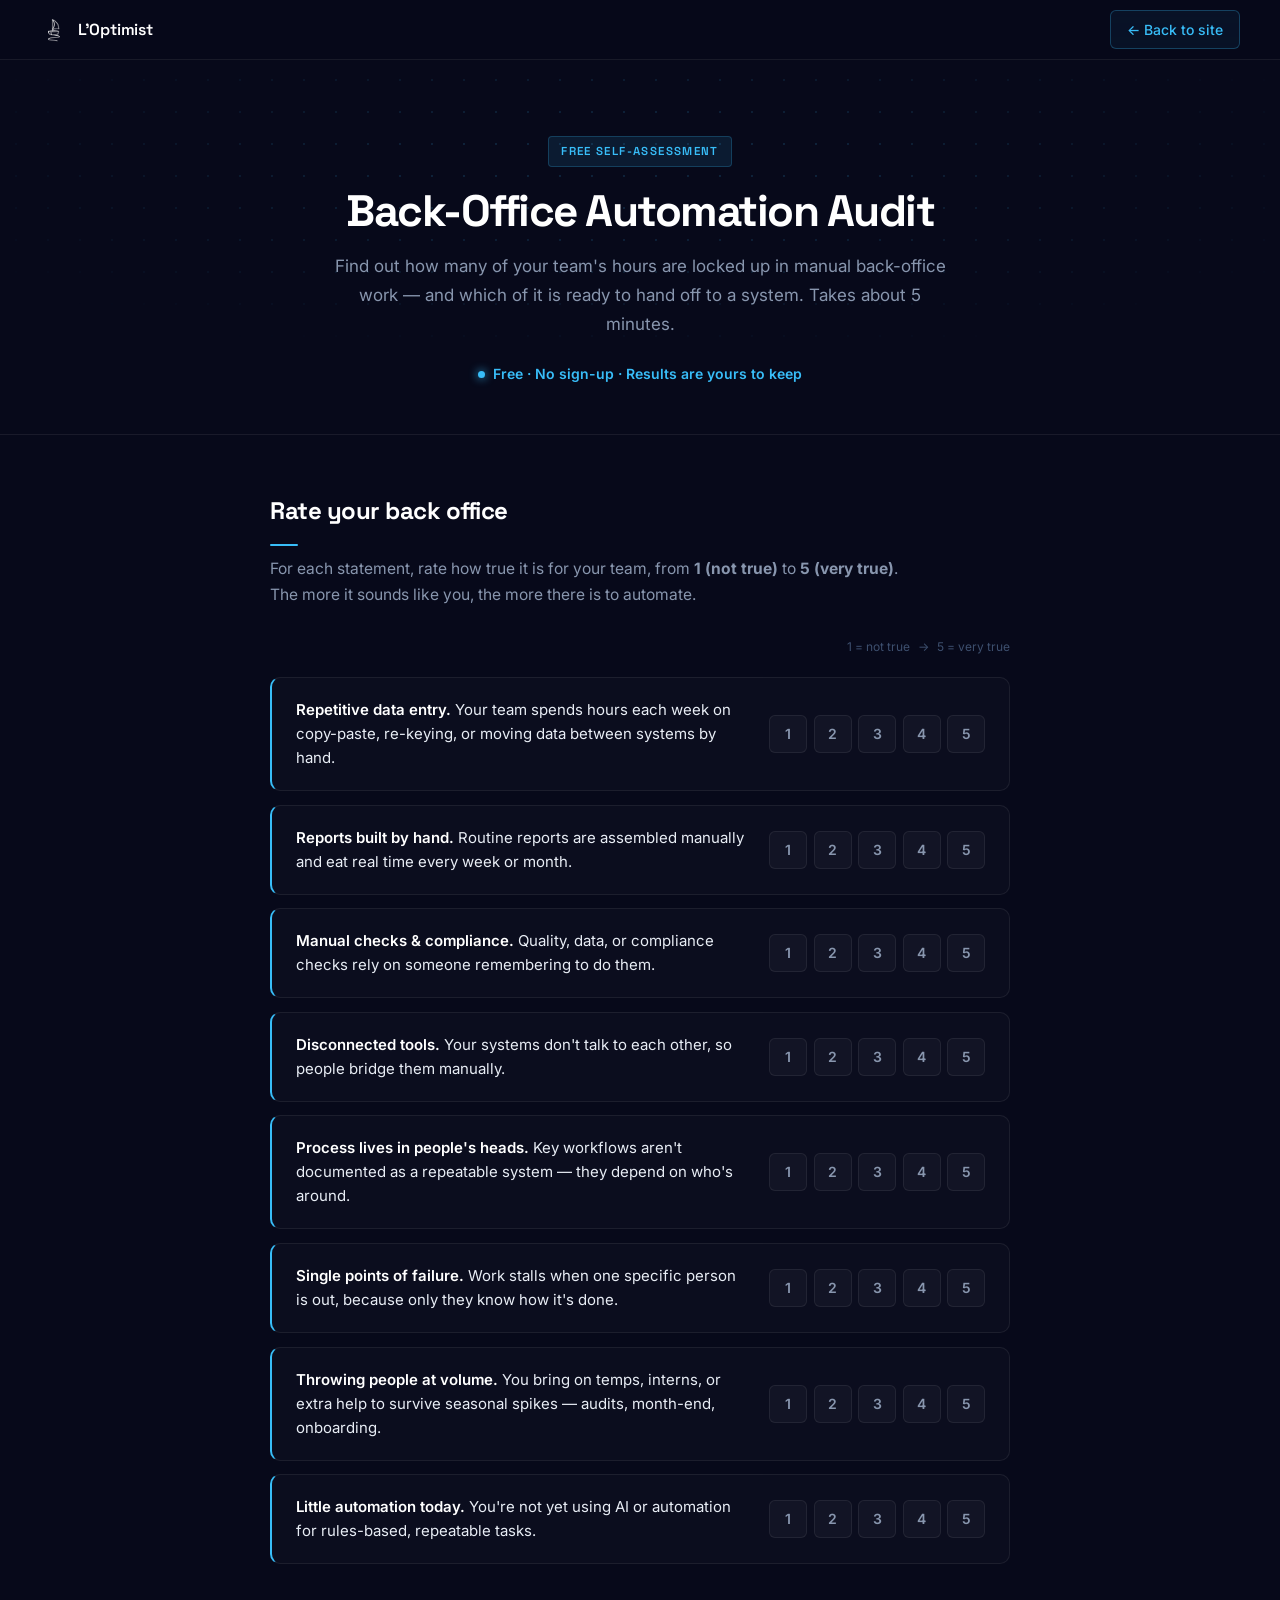
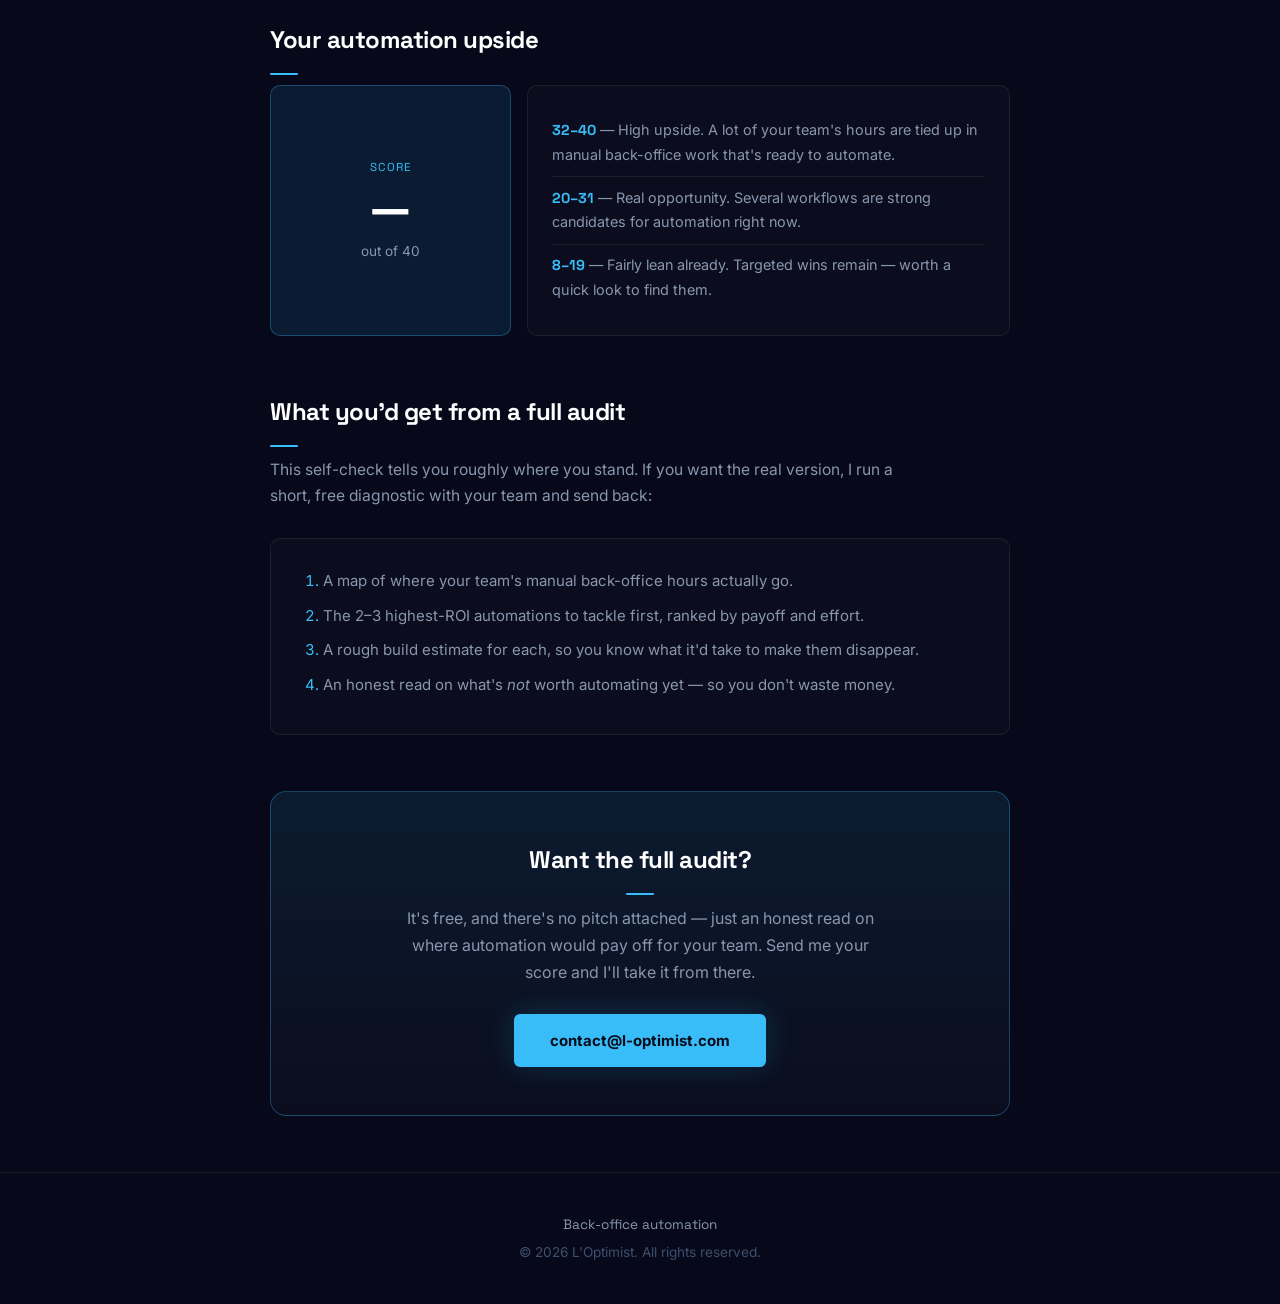
<file: operations_audit.html>
<!doctype html>
<html lang="en">
<head>
  <meta charset="utf-8" />
  <meta name="viewport" content="width=device-width,initial-scale=1" />
  <title>Back-Office Automation Audit | L'Optimist</title>
  <link rel="icon" type="image/png" href="logo.png" />
  <style>
    @import url('https://fonts.googleapis.com/css2?family=Space+Grotesk:wght@300;400;500;600;700&family=Inter:wght@300;400;500;600&display=swap');

    :root{
      --bg:            #07091A;
      --surface:       #0C1121;
      --surface-2:     #111827;
      --border:        rgba(255, 255, 255, 0.07);
      --border-accent: rgba(56, 189, 248, 0.3);
      --accent:        #38BDF8;
      --accent-dim:    rgba(56, 189, 248, 0.1);
      --accent-2:      #818CF8;
      --text:          #E8EDF5;
      --text-muted:    #8896AE;
      --text-faint:    #3D4F6E;
      --white:         #FFFFFF;
      --radius-sm:     6px;
      --radius-md:     10px;
      --radius-lg:     16px;
    }

    *{box-sizing:border-box;margin:0;padding:0}
    body{
      font-family:'Inter',-apple-system,BlinkMacSystemFont,sans-serif;
      background:var(--bg);
      color:var(--text);
      line-height:1.7;
      font-size:16px;
      -webkit-font-smoothing:antialiased;
    }
    a{color:inherit}

    /* ===== NAV ===== */
    .navbar{
      position:fixed;top:0;left:0;right:0;z-index:100;height:60px;
      display:flex;align-items:center;justify-content:space-between;
      padding:0 2.5rem;background:rgba(7,9,26,0.88);
      backdrop-filter:blur(18px);-webkit-backdrop-filter:blur(18px);
      border-bottom:1px solid var(--border);
    }
    .nav-brand{display:flex;align-items:center;gap:0.625rem;text-decoration:none}
    .nav-brand img{height:28px;width:auto;filter:brightness(0) invert(1);opacity:0.85}
    .nav-brand span{font-family:'Space Grotesk',sans-serif;font-size:1rem;font-weight:600;color:var(--white);letter-spacing:-0.2px}
    .nav-link{
      padding:0.4rem 1rem;color:var(--accent);text-decoration:none;font-size:0.875rem;font-weight:500;
      border-radius:var(--radius-sm);border:1px solid rgba(56,189,248,0.28);background:rgba(56,189,248,0.06);
      transition:background 0.2s,color 0.2s;
    }
    .nav-link:hover{background:rgba(56,189,248,0.12)}

    /* ===== HERO ===== */
    .hero{
      padding:8.5rem 2.5rem 3rem;position:relative;overflow:hidden;
      border-bottom:1px solid var(--border);text-align:center;
    }
    .hero::before{
      content:'';position:absolute;inset:0;
      background-image:radial-gradient(circle, rgba(56,189,248,0.14) 1px, transparent 1px);
      background-size:32px 32px;
      mask-image:radial-gradient(ellipse 80% 60% at 50% 40%, black 20%, transparent 75%);
      -webkit-mask-image:radial-gradient(ellipse 80% 60% at 50% 40%, black 20%, transparent 75%);
      pointer-events:none;
    }
    .hero-inner{max-width:760px;margin:0 auto;position:relative;z-index:1}
    .eyebrow{
      display:inline-block;font-family:'Space Grotesk',sans-serif;font-size:0.72rem;font-weight:600;
      letter-spacing:0.12em;text-transform:uppercase;color:var(--accent);
      background:var(--accent-dim);border:1px solid rgba(56,189,248,0.22);border-radius:4px;
      padding:0.3rem 0.75rem;margin-bottom:1.25rem;
    }
    .hero h1{
      font-family:'Space Grotesk',sans-serif;font-size:2.75rem;font-weight:700;
      color:var(--white);letter-spacing:-1.5px;line-height:1.1;margin-bottom:1rem;
    }
    .hero p{color:var(--text-muted);font-size:1.0625rem;max-width:620px;margin:0 auto;line-height:1.7}
    .hero .free-pill{
      display:inline-flex;align-items:center;gap:0.45rem;margin-top:1.5rem;
      font-size:0.875rem;font-weight:600;color:var(--accent);
    }
    .hero .free-pill::before{content:'';width:7px;height:7px;border-radius:50%;background:var(--accent);box-shadow:0 0 10px var(--accent)}

    /* ===== LAYOUT ===== */
    .wrap{max-width:820px;margin:0 auto;padding:3.5rem 2.5rem}
    .section{margin-bottom:3.5rem}
    h2{
      font-family:'Space Grotesk',sans-serif;font-size:1.5rem;font-weight:700;
      color:var(--white);letter-spacing:-0.5px;margin-bottom:0.6rem;
    }
    h2::after{content:'';display:block;width:28px;height:2px;background:var(--accent);margin-top:0.75rem;border-radius:2px}
    .section-lede{color:var(--text-muted);font-size:0.975rem;margin-bottom:1.75rem;max-width:640px}

    /* ===== QUIZ ===== */
    .q{
      display:flex;align-items:center;justify-content:space-between;gap:1.5rem;flex-wrap:wrap;
      padding:1.25rem 1.5rem;border:1px solid var(--border);border-left:2px solid var(--accent);
      border-radius:var(--radius-md);background:rgba(255,255,255,0.02);margin-bottom:0.85rem;
      transition:background 0.2s,transform 0.2s,border-color 0.2s;
    }
    .q:hover{background:rgba(56,189,248,0.035);transform:translateY(-1px)}
    .q-text{flex:1;min-width:240px;font-size:0.9375rem;color:var(--text);line-height:1.6}
    .q-text b{color:var(--white);font-weight:600}
    .options{display:flex;gap:0.4rem}
    .option{
      width:38px;height:38px;display:flex;align-items:center;justify-content:center;
      border:1px solid var(--border);border-radius:var(--radius-sm);background:rgba(255,255,255,0.03);
      color:var(--text-muted);font-weight:600;font-size:0.875rem;cursor:pointer;
      transition:all 0.18s;user-select:none;
    }
    .option:hover{border-color:var(--border-accent);color:var(--text)}
    .option.selected{background:var(--accent);border-color:var(--accent);color:#060C1C}
    .scale-hint{
      display:flex;justify-content:flex-end;gap:0.5rem;color:var(--text-faint);
      font-size:0.75rem;margin-bottom:1.25rem;
    }

    /* ===== SCORE ===== */
    .score-grid{display:grid;grid-template-columns:1fr 2fr;gap:1rem}
    .score-box{
      border:1px solid var(--border-accent);border-radius:var(--radius-md);
      background:var(--accent-dim);padding:1.75rem;text-align:center;
      display:flex;flex-direction:column;justify-content:center;
    }
    .score-box .label{font-family:'Space Grotesk',sans-serif;font-size:0.72rem;letter-spacing:0.1em;text-transform:uppercase;color:var(--accent)}
    #totalScore{font-family:'Space Grotesk',sans-serif;font-size:3rem;font-weight:700;color:var(--white);line-height:1.1;margin:0.3rem 0}
    #scoreMessage{font-size:0.85rem;color:var(--text-muted)}
    .bands{border:1px solid var(--border);border-radius:var(--radius-md);background:rgba(255,255,255,0.02);padding:1.5rem}
    .band{padding:0.55rem 0;border-bottom:1px solid var(--border);font-size:0.9rem;color:var(--text-muted)}
    .band:last-child{border-bottom:none}
    .band b{color:var(--accent);font-family:'Space Grotesk',sans-serif}

    /* ===== STEPS / WHAT YOU GET ===== */
    .panel{border:1px solid var(--border);border-radius:var(--radius-md);background:rgba(255,255,255,0.02);padding:1.75rem 2rem}
    .panel ol{margin:0;padding-left:1.25rem;line-height:1.9}
    .panel ol li{color:var(--text-muted);font-size:0.9375rem;margin-bottom:0.4rem}
    .panel ol li::marker{color:var(--accent)}

    /* ===== CTA ===== */
    .cta{
      text-align:center;border:1px solid var(--border-accent);border-radius:var(--radius-lg);
      background:linear-gradient(180deg, var(--accent-dim), rgba(255,255,255,0.02));
      padding:3rem 2rem;margin-top:1rem;
    }
    .cta h2{justify-content:center}.cta h2::after{margin:0.75rem auto 0}
    .cta p{color:var(--text-muted);max-width:480px;margin:0 auto 1.75rem;font-size:1rem}
    .cta-btn{
      display:inline-flex;align-items:center;gap:0.5rem;background:var(--accent);color:#060C1C;
      padding:0.85rem 2.25rem;border-radius:var(--radius-sm);text-decoration:none;font-weight:700;font-size:0.9375rem;
      box-shadow:0 0 28px rgba(56,189,248,0.22),0 2px 8px rgba(0,0,0,0.25);transition:all 0.22s;
    }
    .cta-btn:hover{background:var(--white);transform:translateY(-2px)}

    footer{border-top:1px solid var(--border);text-align:center;padding:2.5rem;color:var(--text-faint);font-size:0.85rem}
    footer .ft-tag{font-family:'Space Grotesk',sans-serif;color:var(--text-muted);margin-bottom:0.3rem}

    @media (max-width:680px){
      .navbar{padding:0 1.25rem}
      .hero{padding:7rem 1.5rem 2.5rem}
      .hero h1{font-size:2.1rem}
      .wrap{padding:2.5rem 1.5rem}
      .q{flex-direction:column;align-items:flex-start}
      .options{align-self:flex-start}
      .score-grid{grid-template-columns:1fr}
    }
  </style>
</head>
<body>

  <nav class="navbar">
    <a href="index.html" class="nav-brand">
      <img src="logo.png" alt="L'Optimist" />
      <span>L'Optimist</span>
    </a>
    <a href="index.html" class="nav-link">&larr; Back to site</a>
  </nav>

  <section class="hero">
    <div class="hero-inner">
      <span class="eyebrow">Free self-assessment</span>
      <h1>Back-Office Automation Audit</h1>
      <p>Find out how many of your team's hours are locked up in manual back-office work &mdash; and which of it is ready to hand off to a system. Takes about 5 minutes.</p>
      <div class="free-pill">Free &middot; No sign-up &middot; Results are yours to keep</div>
    </div>
  </section>

  <div class="wrap">

    <section class="section">
      <h2>Rate your back office</h2>
      <p class="section-lede">For each statement, rate how true it is for your team, from <b>1 (not true)</b> to <b>5 (very true)</b>. The more it sounds like you, the more there is to automate.</p>

      <div class="scale-hint"><span>1 = not true</span><span>&rarr;</span><span>5 = very true</span></div>

      <div class="q">
        <div class="q-text"><b>Repetitive data entry.</b> Your team spends hours each week on copy-paste, re-keying, or moving data between systems by hand.</div>
        <div class="options"><div class="option">1</div><div class="option">2</div><div class="option">3</div><div class="option">4</div><div class="option">5</div></div>
      </div>

      <div class="q">
        <div class="q-text"><b>Reports built by hand.</b> Routine reports are assembled manually and eat real time every week or month.</div>
        <div class="options"><div class="option">1</div><div class="option">2</div><div class="option">3</div><div class="option">4</div><div class="option">5</div></div>
      </div>

      <div class="q">
        <div class="q-text"><b>Manual checks &amp; compliance.</b> Quality, data, or compliance checks rely on someone remembering to do them.</div>
        <div class="options"><div class="option">1</div><div class="option">2</div><div class="option">3</div><div class="option">4</div><div class="option">5</div></div>
      </div>

      <div class="q">
        <div class="q-text"><b>Disconnected tools.</b> Your systems don't talk to each other, so people bridge them manually.</div>
        <div class="options"><div class="option">1</div><div class="option">2</div><div class="option">3</div><div class="option">4</div><div class="option">5</div></div>
      </div>

      <div class="q">
        <div class="q-text"><b>Process lives in people's heads.</b> Key workflows aren't documented as a repeatable system &mdash; they depend on who's around.</div>
        <div class="options"><div class="option">1</div><div class="option">2</div><div class="option">3</div><div class="option">4</div><div class="option">5</div></div>
      </div>

      <div class="q">
        <div class="q-text"><b>Single points of failure.</b> Work stalls when one specific person is out, because only they know how it's done.</div>
        <div class="options"><div class="option">1</div><div class="option">2</div><div class="option">3</div><div class="option">4</div><div class="option">5</div></div>
      </div>

      <div class="q">
        <div class="q-text"><b>Throwing people at volume.</b> You bring on temps, interns, or extra help to survive seasonal spikes &mdash; audits, month-end, onboarding.</div>
        <div class="options"><div class="option">1</div><div class="option">2</div><div class="option">3</div><div class="option">4</div><div class="option">5</div></div>
      </div>

      <div class="q">
        <div class="q-text"><b>Little automation today.</b> You're not yet using AI or automation for rules-based, repeatable tasks.</div>
        <div class="options"><div class="option">1</div><div class="option">2</div><div class="option">3</div><div class="option">4</div><div class="option">5</div></div>
      </div>
    </section>

    <section class="section">
      <h2>Your automation upside</h2>
      <div class="score-grid">
        <div class="score-box">
          <div class="label">Score</div>
          <div id="totalScore">&mdash;</div>
          <div id="scoreMessage">out of 40</div>
        </div>
        <div class="bands">
          <div class="band"><b>32&ndash;40</b> &mdash; High upside. A lot of your team's hours are tied up in manual back-office work that's ready to automate.</div>
          <div class="band"><b>20&ndash;31</b> &mdash; Real opportunity. Several workflows are strong candidates for automation right now.</div>
          <div class="band"><b>8&ndash;19</b> &mdash; Fairly lean already. Targeted wins remain &mdash; worth a quick look to find them.</div>
        </div>
      </div>
    </section>

    <section class="section">
      <h2>What you'd get from a full audit</h2>
      <p class="section-lede">This self-check tells you roughly where you stand. If you want the real version, I run a short, free diagnostic with your team and send back:</p>
      <div class="panel">
        <ol>
          <li>A map of where your team's manual back-office hours actually go.</li>
          <li>The 2&ndash;3 highest-ROI automations to tackle first, ranked by payoff and effort.</li>
          <li>A rough build estimate for each, so you know what it'd take to make them disappear.</li>
          <li>An honest read on what's <em>not</em> worth automating yet &mdash; so you don't waste money.</li>
        </ol>
      </div>
    </section>

    <div class="cta">
      <h2>Want the full audit?</h2>
      <p>It's free, and there's no pitch attached &mdash; just an honest read on where automation would pay off for your team. Send me your score and I'll take it from there.</p>
      <a class="cta-btn" href="mailto:contact@l-optimist.com?subject=Back-Office%20Automation%20Audit">contact@l-optimist.com</a>
    </div>

  </div>

  <footer>
    <div class="ft-tag">Back-office automation</div>
    <div>&copy; <span id="year"></span> L'Optimist. All rights reserved.</div>
  </footer>

  <script>
    document.getElementById("year").textContent = new Date().getFullYear();

    const rows = document.querySelectorAll('.q');
    const scores = new Array(rows.length).fill(0);

    rows.forEach((row, rowIndex) => {
      const options = row.querySelectorAll('.option');
      options.forEach((option, optionIndex) => {
        option.addEventListener('click', function () {
          options.forEach(opt => opt.classList.remove('selected'));
          this.classList.add('selected');
          scores[rowIndex] = optionIndex + 1;
          updateScore();
        });
      });
    });

    function updateScore() {
      const answered = scores.filter(s => s > 0).length;
      const total = scores.reduce((sum, s) => sum + s, 0);
      document.getElementById('totalScore').textContent = total;
      const msg = document.getElementById('scoreMessage');
      if (answered < rows.length) {
        msg.textContent = answered + ' of ' + rows.length + ' answered';
      } else if (total >= 32) {
        msg.textContent = 'High automation upside.';
      } else if (total >= 20) {
        msg.textContent = 'Real opportunity to automate.';
      } else {
        msg.textContent = 'Fairly lean — targeted wins remain.';
      }
    }
  </script>
</body>
</html>
</file>
<file: style.css>
@import url('https://fonts.googleapis.com/css2?family=Space+Grotesk:wght@300;400;500;600;700&family=Inter:wght@300;400;500;600&display=swap');

:root {
  --bg:            #07091A;
  --surface:       #0C1121;
  --surface-2:     #111827;
  --border:        rgba(255, 255, 255, 0.07);
  --border-accent: rgba(56, 189, 248, 0.3);
  --accent:        #38BDF8;
  --accent-dim:    rgba(56, 189, 248, 0.1);
  --accent-2:      #818CF8;
  --text:          #E8EDF5;
  --text-muted:    #8896AE;
  --text-faint:    #3D4F6E;
  --white:         #FFFFFF;
  --radius-sm:     6px;
  --radius-md:     10px;
  --radius-lg:     16px;
}

* { box-sizing: border-box; }

body {
  font-family: 'Inter', -apple-system, BlinkMacSystemFont, sans-serif;
  margin: 0;
  background: var(--bg);
  color: var(--text);
  line-height: 1.7;
  font-size: 16px;
  -webkit-font-smoothing: antialiased;
}

/* ========== NAV ========== */
.navbar {
  position: fixed;
  top: 0; left: 0; right: 0;
  z-index: 100;
  height: 60px;
  display: flex;
  align-items: center;
  justify-content: space-between;
  padding: 0 2.5rem;
  background: rgba(7, 9, 26, 0.88);
  backdrop-filter: blur(18px);
  -webkit-backdrop-filter: blur(18px);
  border-bottom: 1px solid var(--border);
}

.nav-brand {
  display: flex;
  align-items: center;
  gap: 0.625rem;
  text-decoration: none;
}

.nav-brand img {
  height: 28px;
  width: auto;
  filter: brightness(0) invert(1);
  opacity: 0.85;
}

.nav-brand span {
  font-family: 'Space Grotesk', sans-serif;
  font-size: 1rem;
  font-weight: 600;
  color: var(--white);
  letter-spacing: -0.2px;
}

.nav-links { display: flex; align-items: center; gap: 0.5rem; }

.nav-link {
  padding: 0.4rem 1rem;
  color: var(--text-muted);
  text-decoration: none;
  font-size: 0.875rem;
  font-weight: 500;
  border-radius: var(--radius-sm);
  transition: color 0.2s, background 0.2s;
  border: 1px solid transparent;
}

.nav-link:hover {
  color: var(--text);
  background: rgba(255, 255, 255, 0.05);
  text-decoration: none;
}

.nav-link.highlight {
  color: var(--accent);
  border-color: rgba(56, 189, 248, 0.28);
  background: rgba(56, 189, 248, 0.06);
}

.nav-link.highlight:hover {
  background: rgba(56, 189, 248, 0.12);
  color: var(--accent);
  text-decoration: none;
}

/* ========== HERO ========== */
.hero {
  padding: 8.5rem 2.5rem 6rem;
  position: relative;
  overflow: hidden;
  border-bottom: 1px solid var(--border);
}

/* Dot grid */
.hero::before {
  content: '';
  position: absolute;
  inset: 0;
  background-image: radial-gradient(circle, rgba(56, 189, 248, 0.14) 1px, transparent 1px);
  background-size: 32px 32px;
  mask-image: radial-gradient(ellipse 80% 60% at 50% 50%, black 20%, transparent 75%);
  -webkit-mask-image: radial-gradient(ellipse 80% 60% at 50% 50%, black 20%, transparent 75%);
  pointer-events: none;
}

/* Ambient glow */
.hero::after {
  content: '';
  position: absolute;
  top: -10%;
  left: 50%;
  transform: translateX(-50%);
  width: 700px;
  height: 400px;
  background: radial-gradient(ellipse, rgba(56, 189, 248, 0.06) 0%, transparent 65%);
  pointer-events: none;
}

.hero-content {
  max-width: 900px;
  margin: 0 auto;
  position: relative;
  z-index: 1;
  display: flex;
  align-items: center;
  gap: 3.5rem;
}

.hero .logo {
  height: 110px;
  width: auto;
  flex-shrink: 0;
}

.hero-text { text-align: left; }

.hero h1 {
  font-family: 'Space Grotesk', sans-serif;
  font-size: 3.75rem;
  font-weight: 700;
  margin: 0 0 0.6rem;
  color: var(--white);
  letter-spacing: -2.5px;
  line-height: 1.05;
}

.hero .tagline-primary {
  font-family: 'Space Grotesk', sans-serif;
  font-size: 1.5rem;
  font-weight: 600;
  color: var(--accent);
  margin: 0 0 0.6rem;
  letter-spacing: -0.5px;
  line-height: 1.25;
}

.hero .tagline-sub {
  font-size: 1.0625rem;
  font-weight: 400;
  color: var(--text-muted);
  margin: 0;
  line-height: 1.55;
}

/* ========== SECTIONS ========== */
.section-dark  { background: var(--bg); }
.section-light { background: var(--surface); border-top: 1px solid var(--border); border-bottom: 1px solid var(--border); }

.section-dark section,
.section-light section {
  max-width: 960px;
  margin: 0 auto;
  padding: 5.5rem 2.5rem;
}

/* ========== TYPOGRAPHY ========== */
h2 {
  font-family: 'Space Grotesk', sans-serif;
  font-size: 1.75rem;
  font-weight: 700;
  margin: 0 0 2.5rem;
  color: var(--white);
  letter-spacing: -0.5px;
}

h2::after {
  content: '';
  display: block;
  width: 28px;
  height: 2px;
  background: var(--accent);
  margin-top: 0.75rem;
  border-radius: 2px;
}

h3 {
  font-family: 'Space Grotesk', sans-serif;
  font-size: 1rem;
  font-weight: 600;
  color: var(--text);
  margin-bottom: 0.5rem;
}

/* ========== ABOUT ========== */
.about-content {
  display: flex;
  align-items: flex-start;
  gap: 3.5rem;
}

.headshot {
  width: 175px;
  height: 175px;
  border-radius: var(--radius-md);
  object-fit: cover;
  flex-shrink: 0;
  border: 1px solid var(--border);
}

.about-text { flex: 1; }

.about-text p {
  font-size: 1.0125rem;
  line-height: 1.9;
  color: var(--text-muted);
  margin: 0 0 1.1rem;
}

.about-text p:last-child { margin-bottom: 0; }

/* ========== SERVICES ========== */
.services-grid {
  display: grid;
  grid-template-columns: repeat(2, 1fr);
  gap: 1rem;
  margin-bottom: 2.5rem;
}

.service-card {
  padding: 1.75rem;
  border-radius: var(--radius-md);
  border: 1px solid var(--border);
  background: rgba(255, 255, 255, 0.02);
  transition: border-color 0.22s, background 0.22s, transform 0.22s;
  display: flex;
  align-items: flex-start;
  gap: 1.1rem;
}

.service-card:hover {
  border-color: var(--border-accent);
  background: var(--accent-dim);
  transform: translateY(-3px);
}

.service-icon {
  width: 44px;
  height: 44px;
  flex-shrink: 0;
  border-radius: var(--radius-sm);
  background: var(--accent-dim);
  border: 1px solid rgba(56, 189, 248, 0.18);
  display: flex;
  align-items: center;
  justify-content: center;
  color: var(--accent);
}

.service-icon svg {
  width: 22px;
  height: 22px;
}

.service-card h3 {
  margin: 0;
  font-size: 0.9375rem;
  line-height: 1.45;
  padding-top: 0.2rem;
}

.service-content { flex: 1; }

.service-card p {
  margin: 0.5rem 0 0;
  color: var(--text-muted);
  font-size: 0.875rem;
  line-height: 1.65;
}

.services-download {
  text-align: center;
  margin-top: 2.5rem;
}

.download-btn,
.posts-btn {
  display: inline-flex;
  align-items: center;
  gap: 0.5rem;
  background: transparent;
  color: var(--accent);
  padding: 0.7rem 1.875rem;
  border-radius: var(--radius-sm);
  text-decoration: none;
  font-weight: 600;
  font-size: 0.875rem;
  transition: all 0.2s;
  border: 1px solid rgba(56, 189, 248, 0.32);
}

.download-btn::before {
  content: '↓';
  font-size: 0.9em;
}

.download-btn:hover,
.posts-btn:hover {
  background: var(--accent-dim);
  color: var(--accent);
  border-color: var(--accent);
  text-decoration: none;
  transform: translateY(-2px);
}

/* ========== WORK ========== */
.work-item {
  padding: 1.75rem 1.75rem 1.75rem 2rem;
  border-radius: var(--radius-md);
  border: 1px solid var(--border);
  border-left: 2px solid var(--accent);
  background: rgba(255, 255, 255, 0.02);
  margin-bottom: 1rem;
  transition: background 0.2s, transform 0.2s;
}

.work-item:last-child { margin-bottom: 0; }

.work-more {
  text-align: center;
  margin-top: 2.5rem;
}

.work-item:hover {
  background: rgba(56, 189, 248, 0.035);
  transform: translateY(-2px);
}

.work-tag {
  display: inline-block;
  font-family: 'Space Grotesk', sans-serif;
  font-size: 0.68rem;
  font-weight: 600;
  letter-spacing: 0.09em;
  text-transform: uppercase;
  color: var(--accent);
  background: var(--accent-dim);
  border: 1px solid rgba(56, 189, 248, 0.22);
  border-radius: 4px;
  padding: 0.2rem 0.6rem;
  margin-bottom: 0.9rem;
}

.work-item h3 {
  color: var(--white);
  margin-bottom: 0.75rem;
}

.work-item > p {
  color: var(--text-muted);
  font-size: 0.9375rem;
  line-height: 1.7;
  margin: 0 0 1rem;
}

ul {
  list-style: none;
  padding: 0;
  margin: 0;
}

.work-item ul { margin-bottom: 1rem; }

.work-item ul li {
  color: var(--text-muted);
  font-size: 0.9375rem;
  padding: 0.3rem 0 0.3rem 1.25rem;
  position: relative;
  line-height: 1.65;
}

.work-item ul li::before {
  content: '';
  position: absolute;
  left: 0;
  top: 0.8rem;
  width: 5px;
  height: 5px;
  border-radius: 50%;
  background: var(--accent);
  opacity: 0.55;
}

.work-tools {
  display: inline-flex;
  align-items: center;
  gap: 0.4rem;
  font-family: 'SF Mono', 'Fira Code', 'Cascadia Code', monospace;
  font-size: 0.72rem;
  color: var(--text-faint);
  background: rgba(255, 255, 255, 0.04);
  border: 1px solid var(--border);
  border-radius: 4px;
  padding: 0.2rem 0.65rem;
  letter-spacing: 0.02em;
}

.work-tools::before {
  content: '//';
  color: var(--accent);
  opacity: 0.5;
  font-size: 0.8em;
}

/* ========== CONTACT ========== */
.contact-section {
  text-align: center;
  max-width: 960px;
  margin: 0 auto;
  padding: 5.5rem 2.5rem;
}

.contact-section h2::after {
  margin: 0.75rem auto 0;
}

.contact-section p {
  color: var(--text-muted);
  font-size: 1.05rem;
  max-width: 500px;
  margin: 0 auto 2.25rem;
  line-height: 1.8;
}

.contact-email-btn {
  display: inline-flex;
  align-items: center;
  gap: 0.5rem;
  background: var(--accent);
  color: #060C1C;
  padding: 0.8rem 2.25rem;
  border-radius: var(--radius-sm);
  text-decoration: none;
  font-weight: 700;
  font-size: 0.9375rem;
  letter-spacing: -0.1px;
  transition: all 0.22s;
  box-shadow: 0 0 28px rgba(56, 189, 248, 0.22), 0 2px 8px rgba(0, 0, 0, 0.25);
  margin-bottom: 1.75rem;
}

.contact-email-btn:hover {
  background: var(--white);
  color: #060C1C;
  text-decoration: none;
  box-shadow: 0 0 44px rgba(56, 189, 248, 0.32), 0 4px 16px rgba(0, 0, 0, 0.3);
  transform: translateY(-2px);
}

.social-links {
  display: flex;
  justify-content: center;
  gap: 0.625rem;
}

.social-links a {
  color: var(--text-muted);
  font-size: 0.875rem;
  font-weight: 500;
  text-decoration: none;
  padding: 0.45rem 1.1rem;
  border: 1px solid var(--border);
  border-radius: var(--radius-sm);
  transition: all 0.2s;
}

.social-links a:hover {
  color: var(--text);
  border-color: rgba(255, 255, 255, 0.18);
  background: rgba(255, 255, 255, 0.05);
  text-decoration: none;
}

/* ========== FOOTER ========== */
footer {
  text-align: center;
  padding: 2rem;
  font-size: 0.8125rem;
  color: var(--text-faint);
  background: var(--bg);
  border-top: 1px solid var(--border);
}

.footer-tagline {
  font-family: 'Space Grotesk', sans-serif;
  font-size: 0.7rem;
  font-weight: 600;
  color: var(--accent);
  margin-bottom: 0.4rem;
  letter-spacing: 0.18em;
  text-transform: uppercase;
  opacity: 0.6;
}

/* ========== SCROLL ANIMATIONS ========== */
.fade-in {
  opacity: 0;
  transform: translateY(20px);
  transition: opacity 0.55s ease, transform 0.55s ease;
}

.fade-in.visible {
  opacity: 1;
  transform: translateY(0);
}

/* ========== LINKS ========== */
a {
  color: var(--accent);
  text-decoration: none;
  transition: color 0.2s;
}

a:hover {
  color: var(--white);
  text-decoration: none;
}

/* ========== RESPONSIVE ========== */
@media (max-width: 768px) {
  .navbar { padding: 0 1.25rem; }

  .hero { padding: 7rem 1.5rem 4rem; }

  .hero-content {
    flex-direction: column;
    text-align: center;
    gap: 1.75rem;
  }

  .hero-text { text-align: center; }
  .hero .logo { height: 80px; }
  .hero h1 { font-size: 2.5rem; letter-spacing: -1.5px; }

  .section-dark section,
  .section-light section,
  .contact-section {
    padding: 3.5rem 1.5rem;
  }

  .about-content {
    flex-direction: column;
    align-items: center;
    text-align: center;
    gap: 2rem;
  }

  .services-grid { grid-template-columns: 1fr; }

  h2 { font-size: 1.5rem; }
}

@media (max-width: 480px) {
  .hero { padding: 6.5rem 1rem 3rem; }
  .hero h1 { font-size: 2rem; }
  .hero .logo { height: 60px; }

  .section-dark section,
  .section-light section,
  .contact-section {
    padding: 2.5rem 1rem;
  }

  .work-item { padding: 1.25rem 1.25rem 1.25rem 1.5rem; }
  .service-card { padding: 1.25rem; }
}

/* ========== ARTICLE ========== */
.article {
  max-width: 720px;
  margin: 0 auto;
  padding: 8rem 2.5rem 5.5rem;
}

.article-back {
  display: inline-block;
  font-size: 0.875rem;
  font-weight: 500;
  color: var(--text-muted);
  margin-bottom: 2rem;
}

.article-header {
  padding-bottom: 2rem;
  margin-bottom: 2.5rem;
  border-bottom: 1px solid var(--border);
}

.article-header h1 {
  font-family: 'Space Grotesk', sans-serif;
  font-size: 2.5rem;
  font-weight: 700;
  line-height: 1.15;
  letter-spacing: -1px;
  color: var(--white);
  margin: 0 0 1rem;
}

.article-dek {
  font-size: 1.125rem;
  color: var(--text-muted);
  line-height: 1.6;
  margin: 0 0 1rem;
}

.article-meta {
  font-family: 'SF Mono', 'Fira Code', 'Cascadia Code', monospace;
  font-size: 0.75rem;
  color: var(--text-muted);
  letter-spacing: 0.02em;
  margin: 0;
}

.article-body {
  font-size: 1.0625rem;
  line-height: 1.8;
  color: var(--text);
}

.article-body p { margin: 0 0 1.4rem; }

.article-body h2 {
  font-size: 1.375rem;
  margin: 3rem 0 1.25rem;
}

.article-body h3 {
  font-size: 1.125rem;
  color: var(--white);
  margin: 2.25rem 0 0.75rem;
}

.article-body a {
  text-decoration: underline;
  text-decoration-color: rgba(56, 189, 248, 0.4);
  text-underline-offset: 3px;
}

.article-body strong { color: var(--white); font-weight: 600; }

.article-body ul,
.article-body ol {
  padding-left: 1.5rem;
  margin: 0 0 1.4rem;
}

.article-body ul { list-style: disc; }
.article-body ol { list-style: decimal; }
.article-body li { margin-bottom: 0.6rem; padding-left: 0.25rem; }
.article-body li::marker { color: var(--accent); }
.article-body li > ul,
.article-body li > ol { margin: 0.6rem 0 0; }
.article-body li p { margin: 0 0 0.6rem; }

.article-body figure { margin: 2.25rem 0; }

.article-body img {
  display: block;
  max-width: 100%;
  height: auto;
  margin: 0 auto;
  border-radius: var(--radius-md);
  border: 1px solid var(--border);
}

/* ========== WRITING INDEX ========== */
.writing-index {
  max-width: 960px;
  margin: 0 auto;
  padding: 8rem 2.5rem 5.5rem;
}

.writing-index h1 {
  font-family: 'Space Grotesk', sans-serif;
  font-size: 2.5rem;
  font-weight: 700;
  letter-spacing: -1px;
  color: var(--white);
  margin: 0 0 3rem;
}

.writing-index .article-back { display: block; width: fit-content; margin-left: auto; }
.writing-index section { margin-bottom: 3.5rem; }
.writing-index section:last-child { margin-bottom: 0; }

.writing-index .work-item { background: rgba(255, 255, 255, 0.05); border-color: rgba(255, 255, 255, 0.1); border-left-color: var(--accent); }
.writing-index .work-item:hover { background: rgba(56, 189, 248, 0.08); }
.writing-index .work-item h3 { margin-top: 0; }
.writing-index .work-item h3 a { color: var(--white); }
.writing-index .work-item h3 a:hover { color: var(--accent); }

.writing-date {
  font-family: 'SF Mono', 'Fira Code', 'Cascadia Code', monospace;
  font-size: 0.75rem;
  color: var(--text-muted);
  margin-left: 0.75rem;
}

@media (max-width: 768px) {
  .article,
  .writing-index { padding: 6rem 1.5rem 3.5rem; }
  .article-header h1,
  .writing-index h1 { font-size: 2rem; }
}

@media (max-width: 480px) {
  .article,
  .writing-index { padding: 5.5rem 1rem 2.5rem; }
  .article-header h1,
  .writing-index h1 { font-size: 1.75rem; letter-spacing: -0.5px; }
  .article-body { font-size: 1rem; }
}

/* Two nav links have to fit beside the brand on phones */
@media (max-width: 480px) {
  .navbar { padding: 0 1rem; }
  .nav-links { gap: 0.25rem; }
  .nav-link { padding: 0.35rem 0.6rem; font-size: 0.8125rem; white-space: nowrap; }
}

@media (max-width: 400px) {
  .navbar { padding: 0 0.75rem; }
  .nav-brand { gap: 0.4rem; }
  .nav-brand span { font-size: 0.875rem; }
  .nav-links { gap: 0.1rem; }
  .nav-link { padding: 0.35rem 0.45rem; font-size: 0.78rem; }
}

/* ========== HOME ========== */
.home {
  max-width: 840px;
  margin: 0 auto;
  padding: 9rem 2.5rem 5.5rem;
}

.home h1 {
  font-family: 'Space Grotesk', sans-serif;
  font-size: 2.5rem;
  font-weight: 600;
  line-height: 1.2;
  letter-spacing: -1px;
  color: var(--white);
  margin: 0 0 2.5rem;
}

.home h1 .accent { color: var(--accent); }

.home-hero {
  display: flex;
  align-items: flex-start;
  gap: 2.5rem;
  margin-bottom: 2.5rem;
}

.home-hero h1 { flex: 1; margin: 0; }

.home-photo {
  width: 160px;
  height: 160px;
  flex-shrink: 0;
  object-fit: cover;
  object-position: center 30%;
  border-radius: var(--radius-md);
  border: 1px solid var(--border);
}

.home-body p {
  font-size: 1.0625rem;
  line-height: 1.8;
  color: var(--text);
  margin: 0 0 1.25rem;
}

.home-actions {
  display: flex;
  align-items: center;
  gap: 0.75rem;
  margin: 2.5rem 0 1.25rem;
}

.home-actions .contact-email-btn { margin: 0; height: 48px; padding-top: 0; padding-bottom: 0; }

.icon-btn {
  display: inline-flex;
  align-items: center;
  justify-content: center;
  width: 48px;
  height: 48px;
  color: var(--text);
  border: 1px solid rgba(255, 255, 255, 0.14);
  border-radius: var(--radius-sm);
  transition: all 0.2s;
}

.icon-btn svg { width: 22px; height: 22px; }

.icon-btn:hover {
  color: var(--white);
  border-color: rgba(255, 255, 255, 0.18);
  background: rgba(255, 255, 255, 0.05);
}

.home-audit {
  font-size: 0.9375rem;
  font-weight: 500;
}

.home-work { margin-top: 5rem; }

.work-list li {
  display: grid;
  grid-template-columns: 15rem minmax(0, 1fr) auto;
  gap: 1rem;
  align-items: baseline;
  padding: 0.95rem 0;
  border-bottom: 1px solid var(--border);
  font-size: 0.9375rem;
  line-height: 1.5;
}

.work-list li:first-child { border-top: 1px solid var(--border); }
.wl-client { color: var(--text); white-space: nowrap; }
.wl-system { color: var(--text-muted); }
.wl-sub { display: block; font-size: 0.8125rem; color: var(--text-muted); }
.wl-link { text-align: right; font-size: 0.875rem; font-weight: 500; }

@media (max-width: 768px) {
  .home { padding: 7rem 1.5rem 3.5rem; }
  .home h1 { font-size: 2rem; }
}

@media (max-width: 700px) {
  .home-hero { flex-direction: column-reverse; gap: 1.75rem; }
  .home-photo { width: 112px; height: 112px; }
  .work-list li { grid-template-columns: minmax(0, 1fr) auto; gap: 0.15rem 1rem; }
  .wl-client { grid-column: 1 / -1; white-space: normal; }
}

@media (max-width: 480px) {
  .home { padding: 6rem 1rem 2.5rem; }
  .home h1 { font-size: 1.625rem; letter-spacing: -0.5px; }
  .home-body p { font-size: 1rem; }
}

.article-body blockquote {
  margin: 0 0 1.4rem;
  padding: 0.25rem 0 0.25rem 1.25rem;
  border-left: 2px solid var(--accent);
  color: var(--text-muted);
  font-style: italic;
}

.article-body blockquote p { margin: 0; }
</file>
